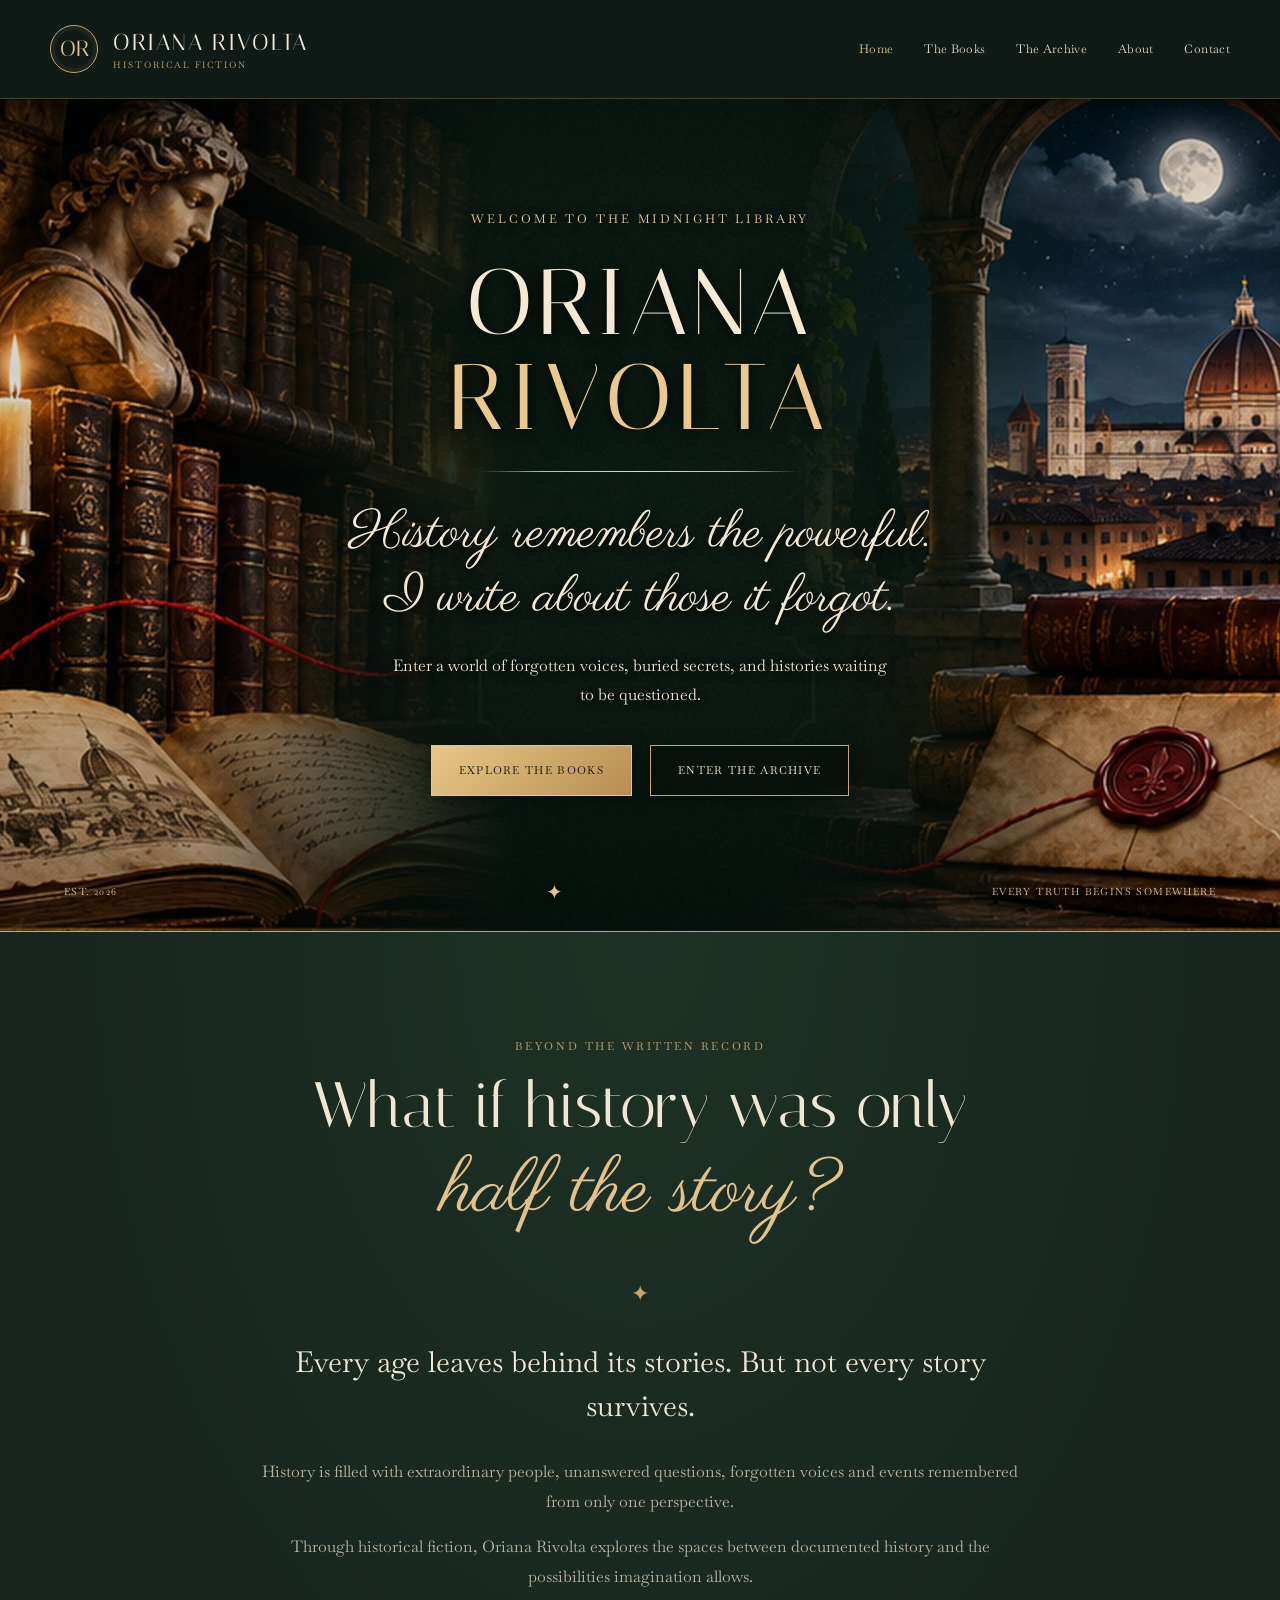
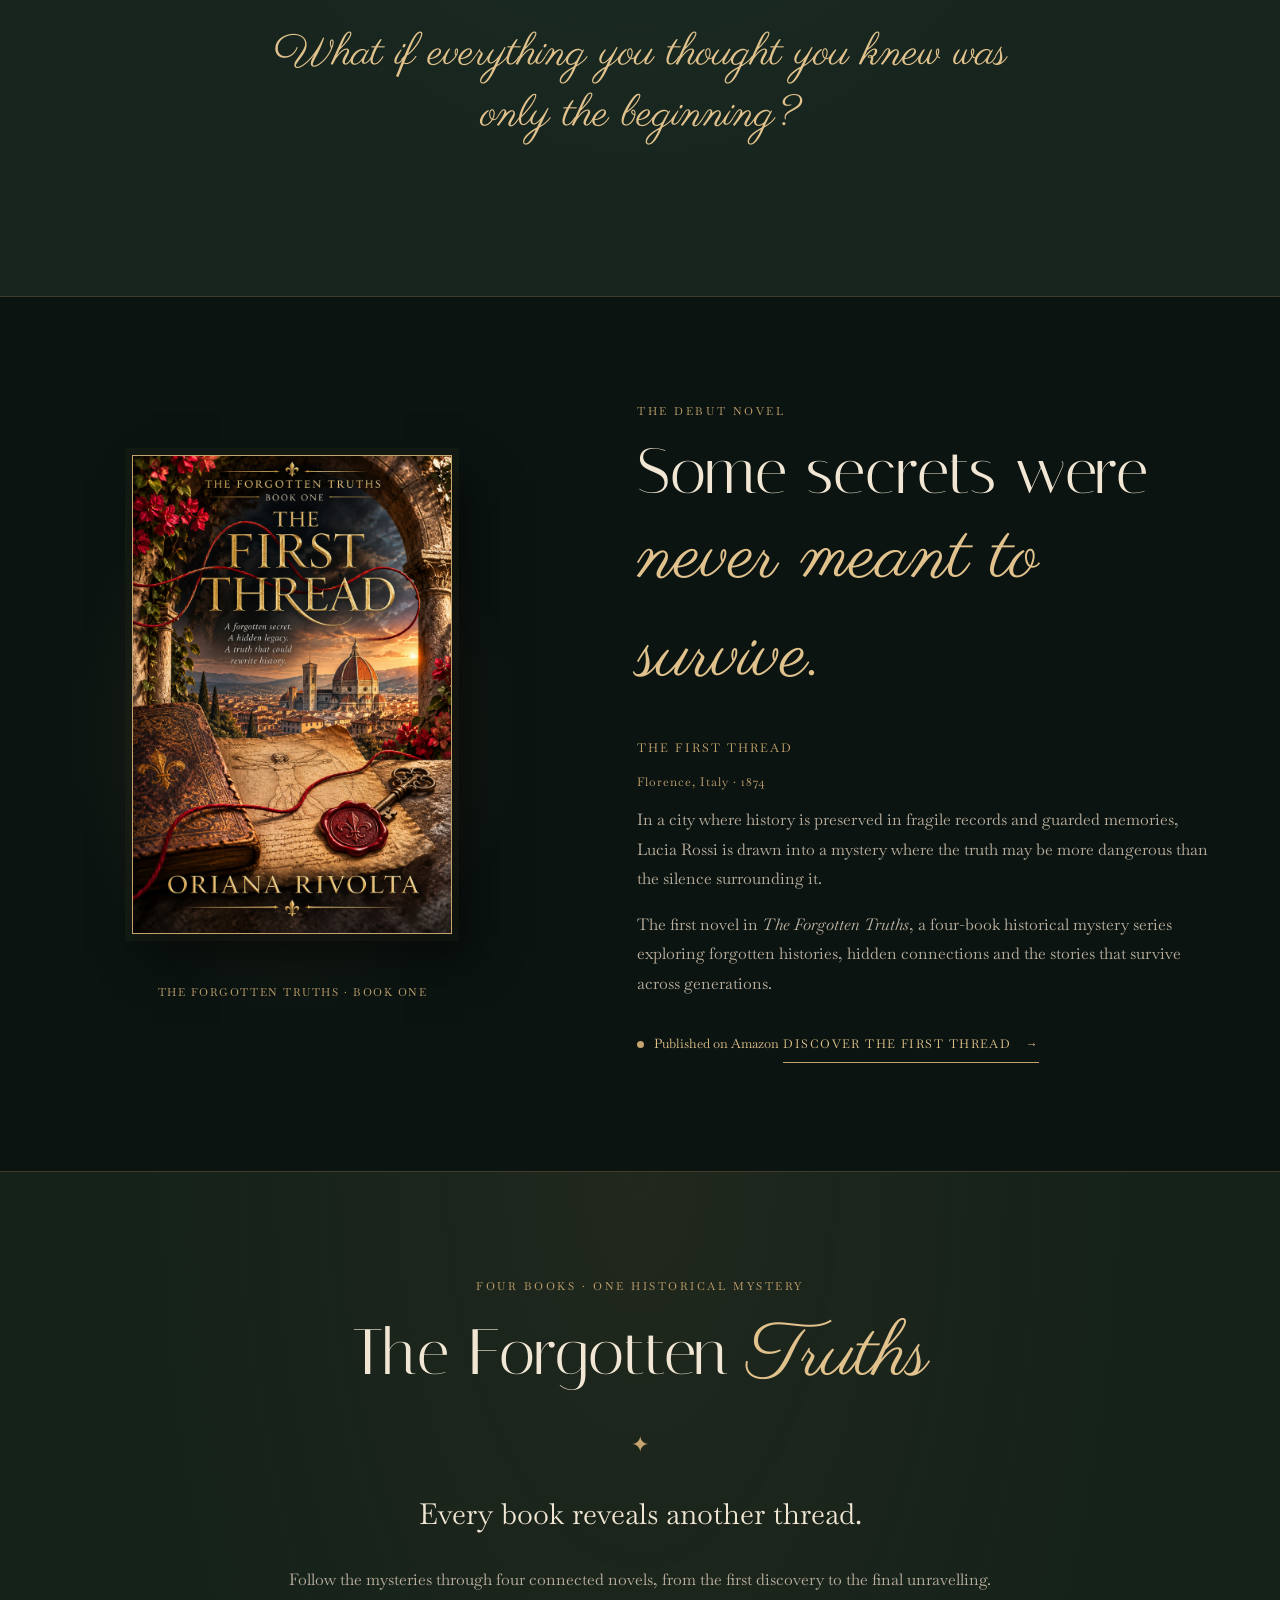
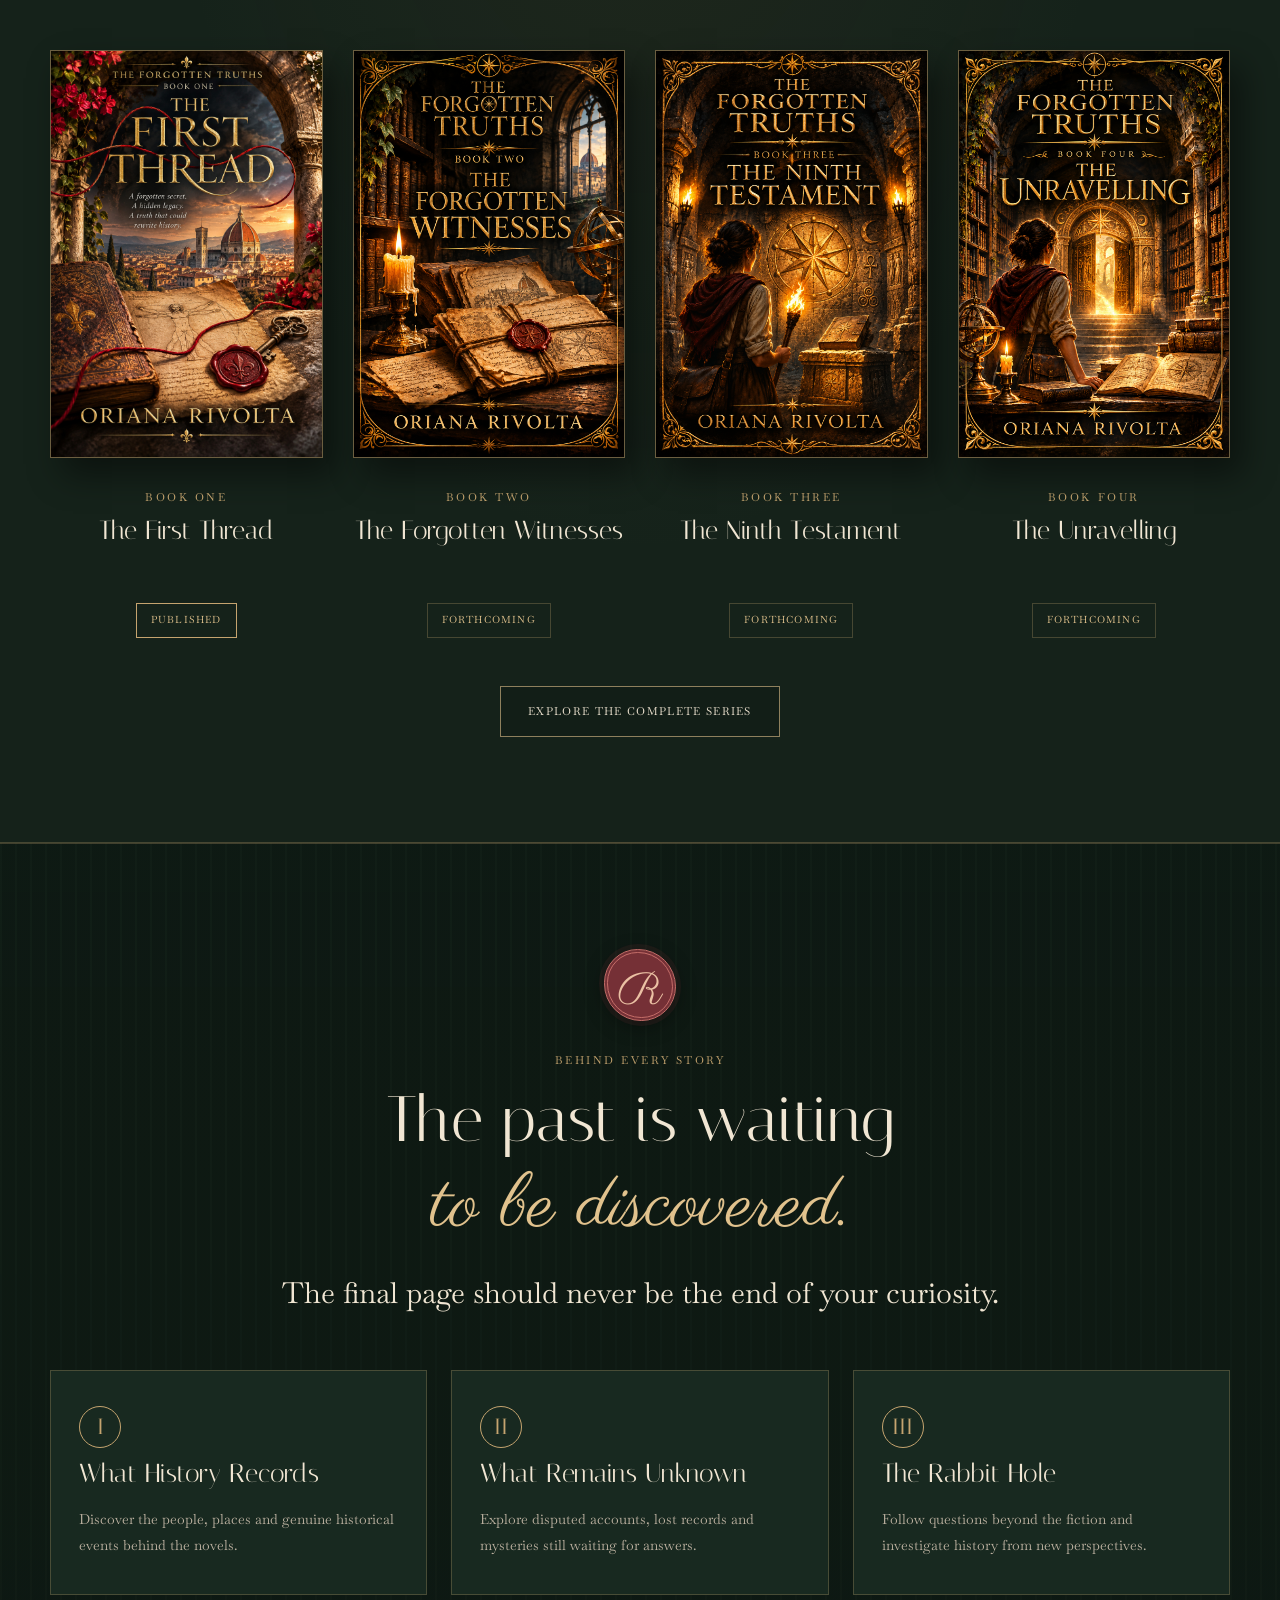
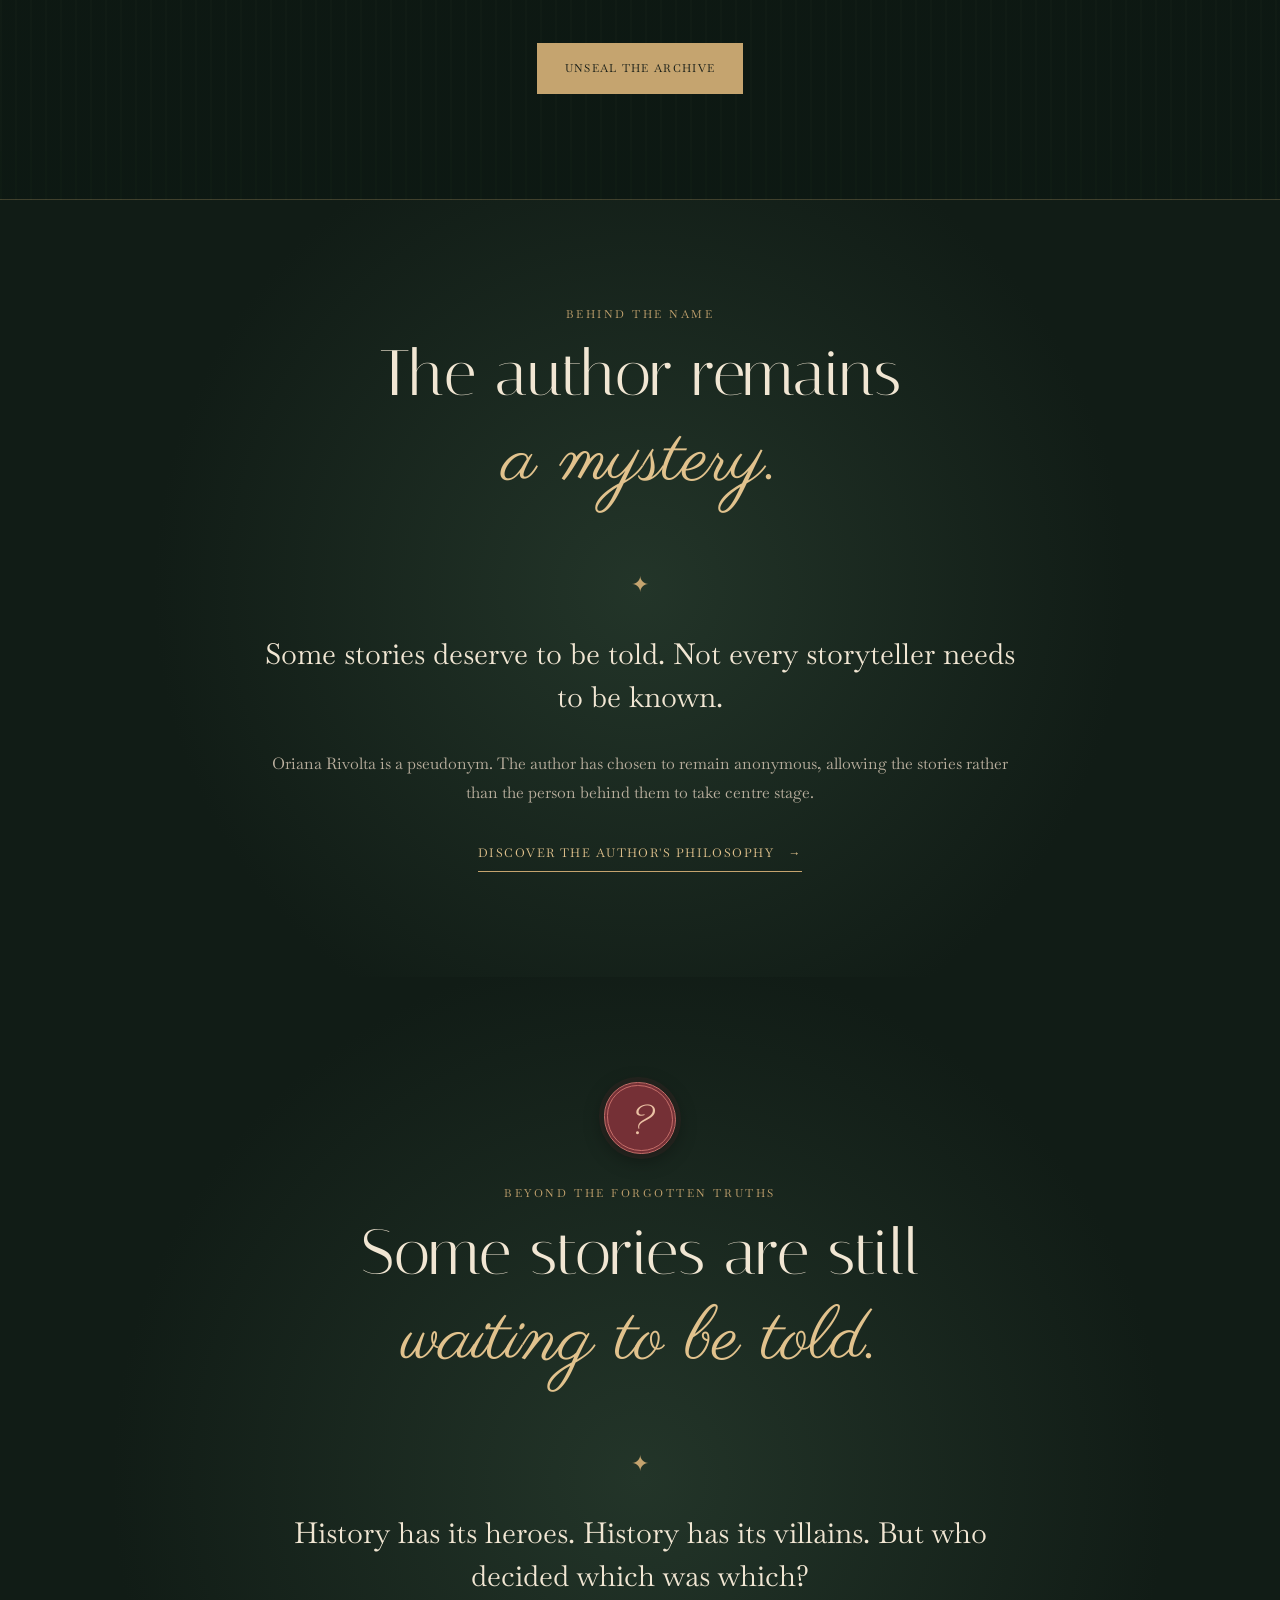
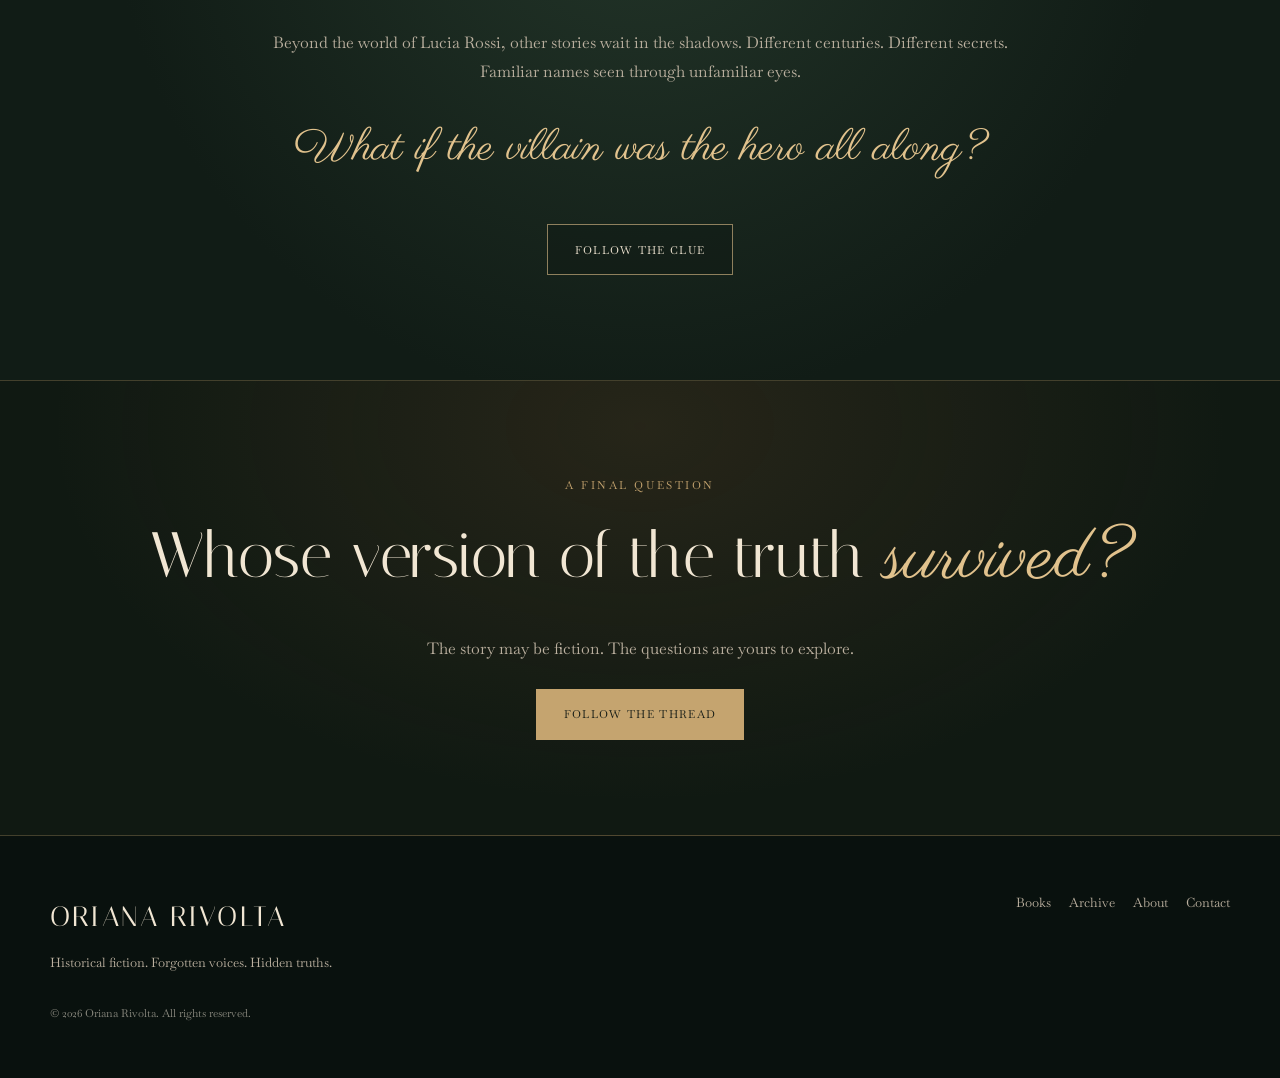
<file: index.html>
<!DOCTYPE html>
<html lang="en">
<head>
  <meta charset="UTF-8">
  <meta name="viewport" content="width=device-width, initial-scale=1">
  <meta name="theme-color" content="#101a17">
  <meta name="description" content="Enter the Midnight Library. Discover the historical mysteries of Oriana Rivolta and The Forgotten Truths series.">
  <title>Oriana Rivolta | The Midnight Library</title>
  <link rel="stylesheet" href="style.css">
</head>

<body>
  <a class="skip-link" href="#main">Skip to content</a>

  <!-- HEADER -->
  <header class="site-header">
    <div class="shell header-inner">
      <a class="brand" href="index.html" aria-label="Oriana Rivolta home">
        <span class="brand-mark">OR</span>
        <span class="brand-name">
          <strong>ORIANA RIVOLTA</strong>
          <small>HISTORICAL FICTION</small>
        </span>
      </a>

      <nav class="desktop-nav" aria-label="Main navigation">
        <a class="active" aria-current="page" href="index.html">Home</a>
        <a href="books.html">The Books</a>
        <a href="archive.html">The Archive</a>
        <a href="about.html">About</a>
        <a href="contact.html">Contact</a>
      </nav>

      <details class="mobile-nav">
        <summary>Menu ☰</summary>
        <nav aria-label="Mobile navigation">
          <a href="index.html">Home</a>
          <a href="books.html">The Books</a>
          <a href="archive.html">The Archive</a>
          <a href="about.html">About</a>
          <a href="contact.html">Contact</a>
        </nav>
      </details>
    </div>
  </header>

  <main id="main">

    <!-- MIDNIGHT LIBRARY HERO -->
    <section class="hero">
      <div class="hero-scene" aria-hidden="true">
        <div class="library-shelves shelves-left"></div>
        <div class="library-shelves shelves-right"></div>
        <div class="window-arch">
          <div class="night-moon"></div>
          <div class="city-silhouette"></div>
        </div>
        <div class="scene-candle candle-one"></div>
        <div class="scene-candle candle-two"></div>
      </div>

      <svg class="thread-decoration"
           viewBox="0 0 1000 600"
           preserveAspectRatio="none"
           aria-hidden="true">
        <path d="M-20 490 C160 430 200 540 360 475 S610 375 730 450 S920 540 1030 390"/>
      </svg>

      <div class="shell hero-content">
        <p class="eyebrow">WELCOME TO THE MIDNIGHT LIBRARY</p>

        <h1>ORIANA <em>RIVOLTA</em></h1>

        <div class="gold-rule"></div>

        <p class="hero-tagline">
          History remembers the powerful.<br>
          I write about those it forgot.
        </p>

        <p class="hero-description">
          Enter a world of forgotten voices, buried secrets,
          and histories waiting to be questioned.
        </p>

        <div class="button-row">
          <a class="button button-gold" href="books.html">
            Explore the Books
          </a>
          <a class="button button-outline" href="archive.html">
            Enter the Archive
          </a>
        </div>
      </div>

      <div class="hero-bottom">
        <span>EST. 2026</span>
        <span class="hero-ornament">✦</span>
        <span>EVERY TRUTH BEGINS SOMEWHERE</span>
      </div>
    </section>

    <!-- INTRODUCTION -->
    <section class="section intro-section">
      <div class="shell narrow center">
        <p class="eyebrow">BEYOND THE WRITTEN RECORD</p>

        <h2>
          What if history was only
          <em>half the story?</em>
        </h2>

        <div class="ornament-divider">✦</div>

        <p class="lead">
          Every age leaves behind its stories.
          But not every story survives.
        </p>

        <p>
          History is filled with extraordinary people,
          unanswered questions, forgotten voices and
          events remembered from only one perspective.
        </p>

        <p>
          Through historical fiction, Oriana Rivolta
          explores the spaces between documented history
          and the possibilities imagination allows.
        </p>

        <p class="intro-question">
          What if everything you thought you knew
          was only the beginning?
        </p>
      </div>
    </section>

    <!-- FEATURED BOOK -->
    <section class="section feature-section">
      <div class="shell feature-grid">

        <div class="feature-art">
          <a href="books.html#first-thread"
             class="featured-cover-link"
             aria-label="Discover The First Thread">
            <img
              src="images/first.jpg"
              alt="The First Thread by Oriana Rivolta — official book cover"
              class="featured-book-cover"
              width="400"
              height="600"
              fetchpriority="high">
          </a>
          <p class="art-caption">
            THE FORGOTTEN TRUTHS · BOOK ONE
          </p>
        </div>

        <div class="feature-copy">
          <p class="eyebrow">THE DEBUT NOVEL</p>

          <h2>
            Some secrets were
            <em>never meant to survive.</em>
          </h2>

          <p class="feature-subtitle">THE FIRST THREAD</p>
          <p class="book-meta">Florence, Italy · 1874</p>

          <p>
            In a city where history is preserved in
            fragile records and guarded memories,
            Lucia Rossi is drawn into a mystery
            where the truth may be more dangerous
            than the silence surrounding it.
          </p>

          <p>
            The first novel in <em>The Forgotten Truths</em>,
            a four-book historical mystery series
            exploring forgotten histories, hidden
            connections and the stories that survive
            across generations.
          </p>

          <div class="book-availability">
            <span class="availability-dot"></span>
            Published on Amazon
          </div>

          <a class="text-link" href="books.html#first-thread">
            Discover The First Thread
            <span aria-hidden="true">→</span>
          </a>
        </div>

      </div>
    </section>

    <!-- FULL FOUR BOOK SERIES -->
    <section class="section series-showcase" id="series">
      <div class="shell">

        <div class="center section-heading narrow">
          <p class="eyebrow">FOUR BOOKS · ONE HISTORICAL MYSTERY</p>

          <h2>
            The Forgotten
            <em>Truths</em>
          </h2>

          <div class="ornament-divider">✦</div>

          <p class="lead">
            Every book reveals another thread.
          </p>

          <p>
            Follow the mysteries through four connected novels,
            from the first discovery to the final unravelling.
          </p>
        </div>

        <div class="series-cover-grid">

          <!-- BOOK ONE -->
          <article class="series-cover-card">
            <a href="books.html#first-thread" class="cover-link">
              <img
                src="images/first.jpg"
                alt="The First Thread book cover"
                loading="lazy"
                width="400"
                height="600">
            </a>

            <p class="eyebrow">BOOK ONE</p>
            <h3>The First Thread</h3>
            <span class="status-label status-published">
              Published
            </span>
          </article>

          <!-- BOOK TWO -->
          <article class="series-cover-card">
            <a href="books.html#forgotten-witnesses" class="cover-link">
              <img
                src="images/witness.png"
                alt="The Forgotten Witnesses book cover concept"
                loading="lazy"
                width="400"
                height="600">
            </a>

            <p class="eyebrow">BOOK TWO</p>
            <h3>The Forgotten Witnesses</h3>
            <span class="status-label">Forthcoming</span>
          </article>

          <!-- BOOK THREE -->
          <article class="series-cover-card">
            <a href="books.html#ninth-testament" class="cover-link">
              <img
                src="images/ninth.png"
                alt="The Ninth Testament book cover concept"
                loading="lazy"
                width="400"
                height="600">
            </a>

            <p class="eyebrow">BOOK THREE</p>
            <h3>The Ninth Testament</h3>
            <span class="status-label">Forthcoming</span>
          </article>

          <!-- BOOK FOUR -->
          <article class="series-cover-card">
            <a href="books.html#unravelling" class="cover-link">
              <img
                src="images/unravel.png"
                alt="The Unravelling book cover concept"
                loading="lazy"
                width="400"
                height="600">
            </a>

            <p class="eyebrow">BOOK FOUR</p>
            <h3>The Unravelling</h3>
            <span class="status-label">Forthcoming</span>
          </article>

        </div>

        <div class="center section-action">
          <a class="button button-outline" href="books.html">
            Explore the Complete Series
          </a>
        </div>

      </div>
    </section>

    <!-- SECRET ARCHIVE -->
    <section class="section archive-preview">
      <div class="shell">

        <div class="center narrow section-heading">
          <div class="wax-seal" aria-hidden="true">R</div>

          <p class="eyebrow">BEHIND EVERY STORY</p>

          <h2>
            The past is waiting
            <em>to be discovered.</em>
          </h2>

          <p class="lead">
            The final page should never be
            the end of your curiosity.
          </p>
        </div>

        <div class="three-grid">

          <article class="info-card">
            <span class="card-icon">I</span>
            <h3>What History Records</h3>
            <p>
              Discover the people, places and
              genuine historical events behind the novels.
            </p>
          </article>

          <article class="info-card">
            <span class="card-icon">II</span>
            <h3>What Remains Unknown</h3>
            <p>
              Explore disputed accounts, lost records
              and mysteries still waiting for answers.
            </p>
          </article>

          <article class="info-card">
            <span class="card-icon">III</span>
            <h3>The Rabbit Hole</h3>
            <p>
              Follow questions beyond the fiction and
              investigate history from new perspectives.
            </p>
          </article>

        </div>

        <div class="center section-action">
          <a class="button button-gold" href="archive.html">
            Unseal the Archive
          </a>
        </div>

      </div>
    </section>

    <!-- ANONYMOUS AUTHOR -->
    <section class="section author-preview">
      <div class="shell narrow center">

        <p class="eyebrow">BEHIND THE NAME</p>

        <h2>
          The author remains
          <em>a mystery.</em>
        </h2>

        <div class="ornament-divider">✦</div>

        <p class="lead">
          Some stories deserve to be told.
          Not every storyteller needs to be known.
        </p>

        <p>
          Oriana Rivolta is a pseudonym.
          The author has chosen to remain anonymous,
          allowing the stories rather than the person
          behind them to take centre stage.
        </p>

        <a class="text-link" href="about.html">
          Discover the Author's Philosophy
          <span aria-hidden="true">→</span>
        </a>

      </div>
    </section>


<!-- WHISPERS OF FUTURE BOOKS -->
<section class="section author-preview" id="future-stories">
  <div class="shell narrow center">

    <div class="wax-seal" aria-hidden="true">?</div>

    <p class="eyebrow">
      BEYOND THE FORGOTTEN TRUTHS
    </p>

    <h2>
      Some stories are still
      <em>waiting to be told.</em>
    </h2>

    <div class="ornament-divider">✦</div>

    <p class="lead">
      History has its heroes.
      History has its villains.
      But who decided which was which?
    </p>

    <p>
      Beyond the world of Lucia Rossi,
      other stories wait in the shadows.
      Different centuries. Different secrets.
      Familiar names seen through unfamiliar eyes.
    </p>

    <p class="intro-question">
      What if the villain was the hero
      all along?
    </p>

    <div class="button-row"
         style="justify-content:center">

      <a class="button button-outline"
         href="rabbit-hole.html#file-003">
        Follow the Clue
      </a>

    </div>

  </div>
</section>

    
    
    <!-- CLOSING -->
    <section class="closing-banner">
      <div class="shell center">
        <p class="eyebrow">A FINAL QUESTION</p>

        <h2>
          Whose version of the truth
          <em>survived?</em>
        </h2>

        <p>
          The story may be fiction.
          The questions are yours to explore.
        </p>

        <a class="button button-gold" href="archive.html">
          Follow the Thread
        </a>
      </div>
    </section>

  </main>

  <!-- FOOTER -->
  <footer class="site-footer">
    <div class="shell footer-inner">
      <div>
        <strong>ORIANA RIVOLTA</strong>
        <p>Historical fiction. Forgotten voices. Hidden truths.</p>
      </div>

      <nav aria-label="Footer navigation">
        <a href="books.html">Books</a>
        <a href="archive.html">Archive</a>
        <a href="about.html">About</a>
        <a href="contact.html">Contact</a>
      </nav>

      <small>© 2026 Oriana Rivolta. All rights reserved.</small>
    </div>
  </footer>

</body>
</html>
</file>
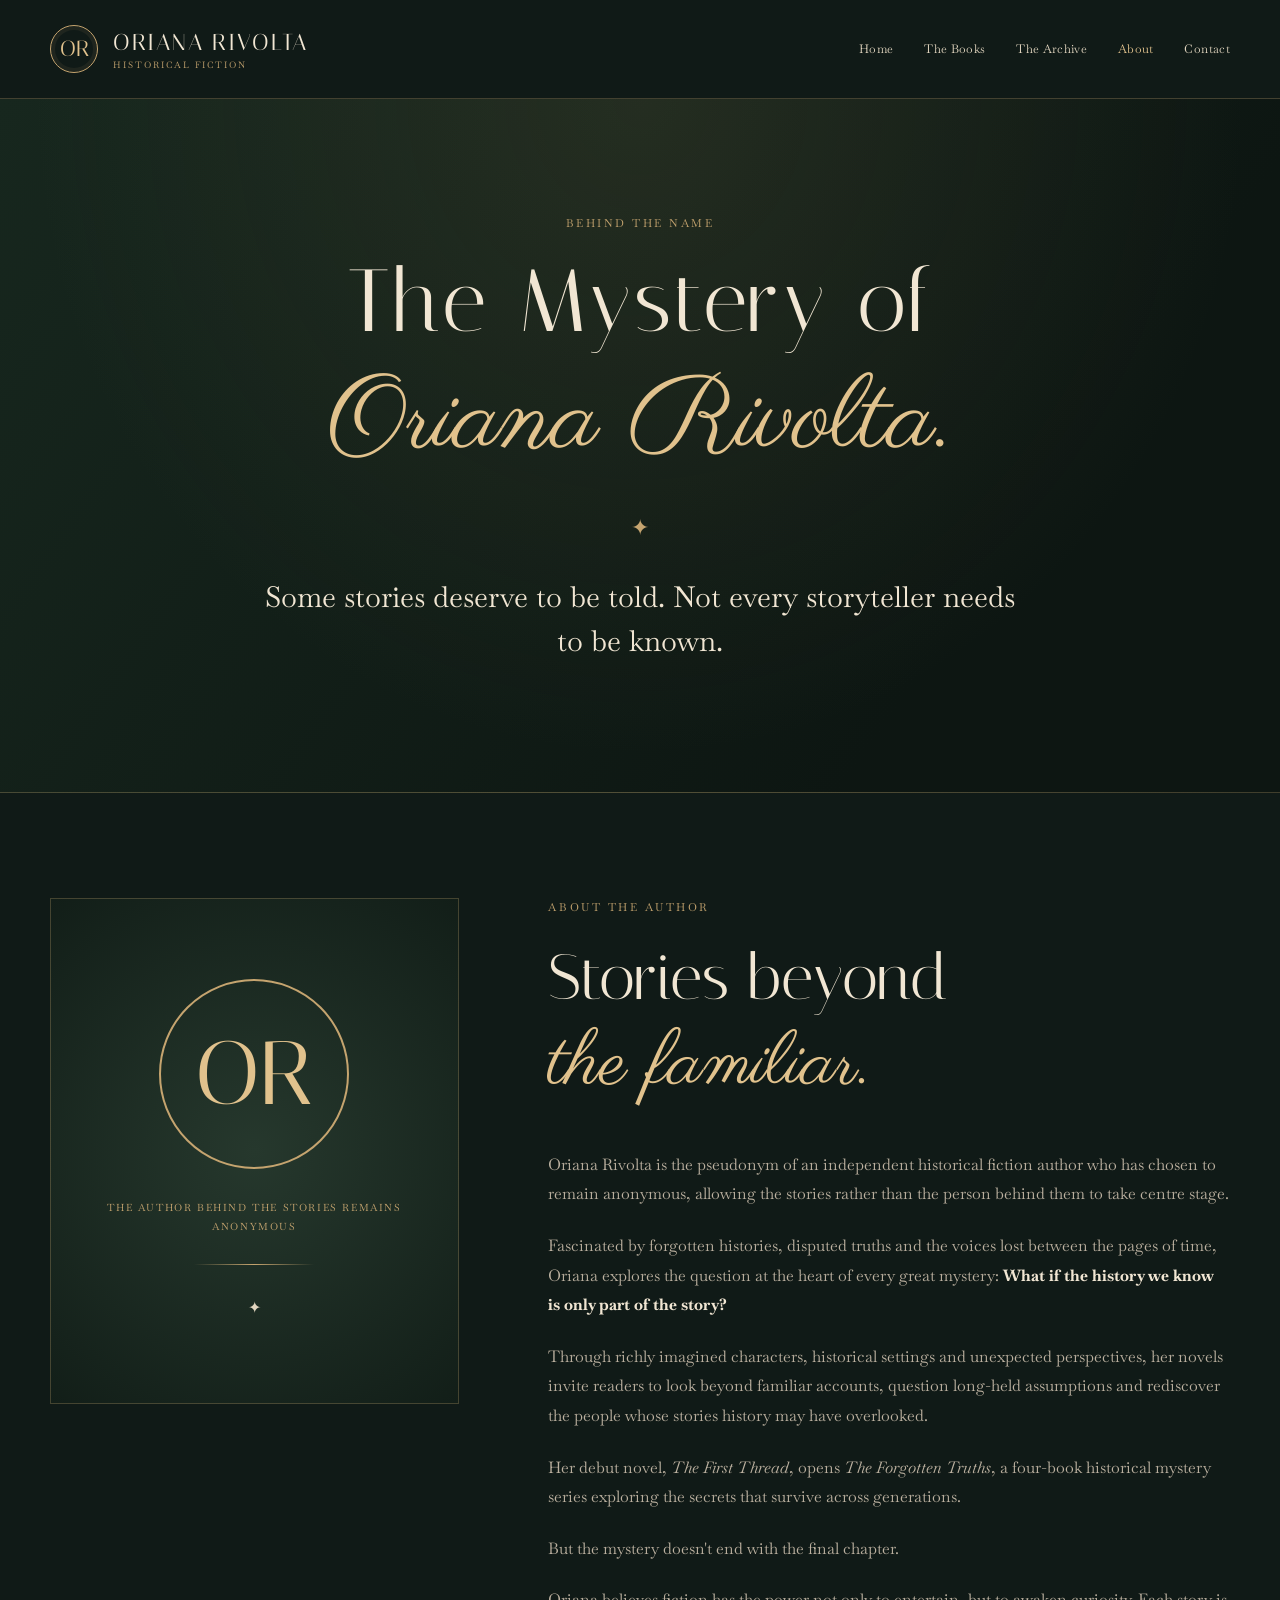
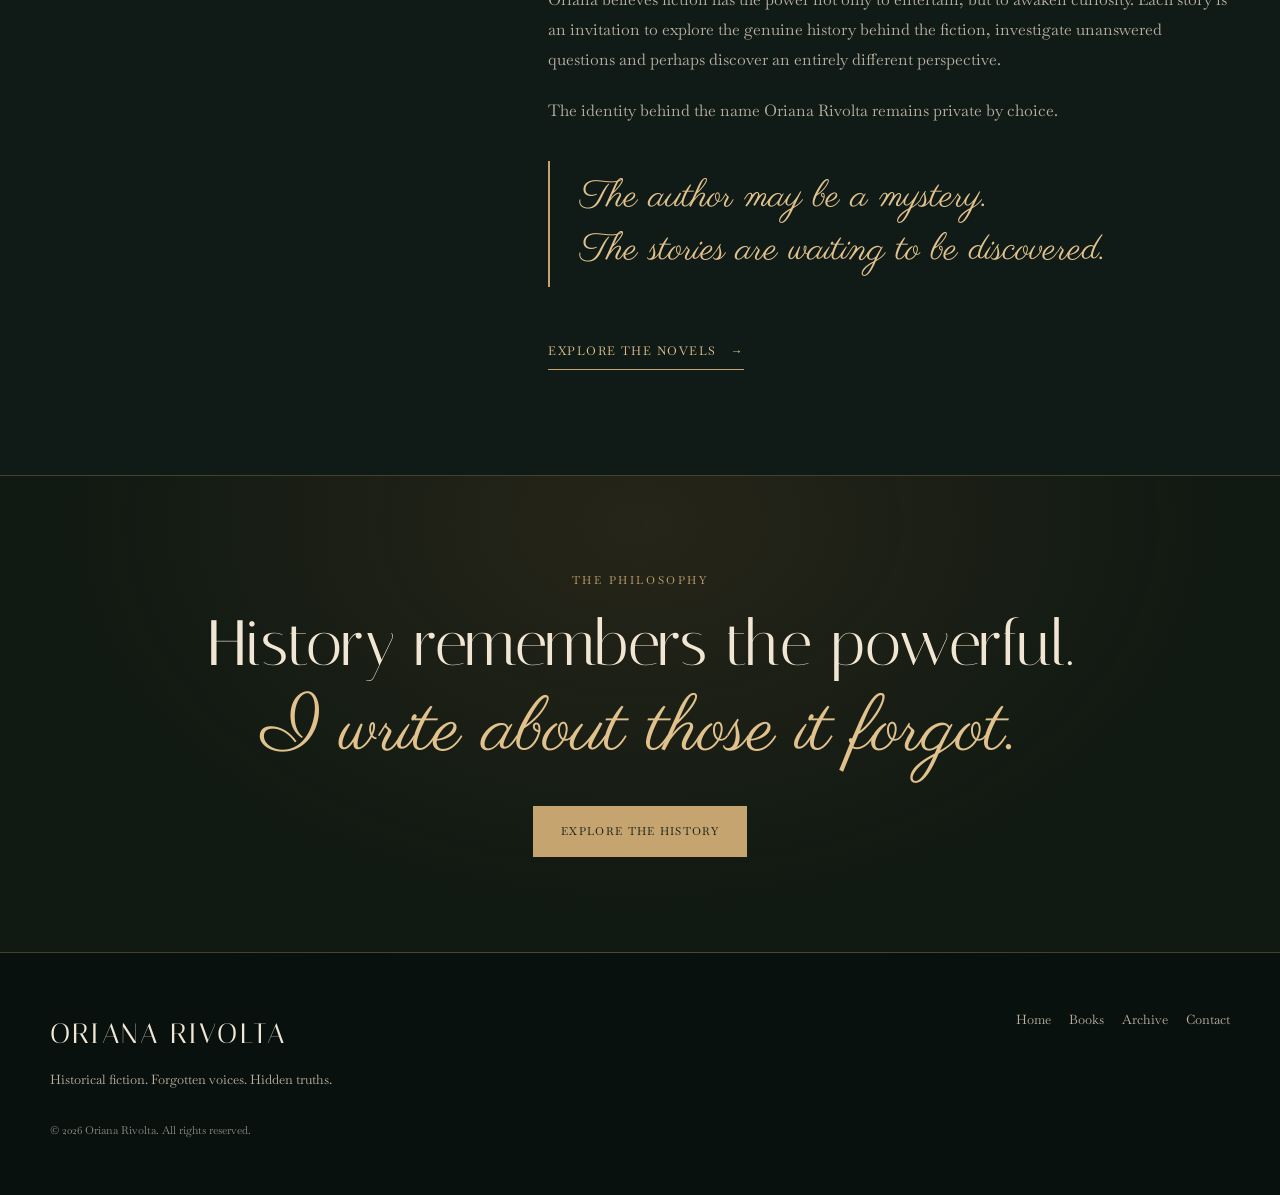
<file: about.html>
<!DOCTYPE html>
<html lang="en">
<head>
  <meta charset="UTF-8">
  <meta name="viewport" content="width=device-width, initial-scale=1">
  <meta name="theme-color" content="#101a17">
  <meta name="description" content="Discover the mystery behind Oriana Rivolta, the anonymous historical fiction author of The Forgotten Truths.">
  <title>About the Author | Oriana Rivolta</title>
  <link rel="stylesheet" href="style.css">
</head>
<body>
  <a class="skip-link" href="#main">Skip to content</a>

  <header class="site-header">
    <div class="shell header-inner">
      <a class="brand" href="index.html">
        <span class="brand-mark">OR</span>
        <span class="brand-name"><strong>ORIANA RIVOLTA</strong><small>HISTORICAL FICTION</small></span>
      </a>
      <nav class="desktop-nav" aria-label="Main navigation">
        <a href="index.html">Home</a>
        <a href="books.html">The Books</a>
        <a href="archive.html">The Archive</a>
        <a class="active" aria-current="page" href="about.html">About</a>
        <a href="contact.html">Contact</a>
      </nav>
      <details class="mobile-nav">
        <summary>Menu ☰</summary>
        <nav aria-label="Mobile navigation">
          <a href="index.html">Home</a>
          <a href="books.html">The Books</a>
          <a href="archive.html">The Archive</a>
          <a href="about.html">About</a>
          <a href="contact.html">Contact</a>
        </nav>
      </details>
    </div>
  </header>

  <main id="main">
    <section class="page-hero">
      <div class="shell center narrow">
        <p class="eyebrow">BEHIND THE NAME</p>
        <h1>The Mystery of <em>Oriana Rivolta.</em></h1>
        <div class="ornament-divider">✦</div>
        <p class="lead">Some stories deserve to be told. Not every storyteller needs to be known.</p>
      </div>
    </section>

    <section class="section">
      <div class="shell about-layout">
        <aside class="about-emblem">
          <div class="large-monogram">OR</div>
          <p>THE AUTHOR BEHIND THE STORIES REMAINS ANONYMOUS</p>
          <div class="gold-rule"></div>
          <span>✦</span>
        </aside>

        <article class="about-writing">
          <p class="eyebrow">ABOUT THE AUTHOR</p>
          <h2>Stories beyond <em>the familiar.</em></h2>

          <p>
            Oriana Rivolta is the pseudonym of an independent
            historical fiction author who has chosen to remain
            anonymous, allowing the stories rather than the person
            behind them to take centre stage.
          </p>

          <p>
            Fascinated by forgotten histories, disputed truths and
            the voices lost between the pages of time, Oriana explores
            the question at the heart of every great mystery:
            <strong>What if the history we know is only part of the story?</strong>
          </p>

          <p>
            Through richly imagined characters, historical settings
            and unexpected perspectives, her novels invite readers
            to look beyond familiar accounts, question long-held
            assumptions and rediscover the people whose stories
            history may have overlooked.
          </p>

          <p>
            Her debut novel, <em>The First Thread</em>, opens
            <em>The Forgotten Truths</em>, a four-book historical mystery
            series exploring the secrets that survive across generations.
          </p>

          <p>
            But the mystery doesn't end with the final chapter.
          </p>

          <p>
            Oriana believes fiction has the power not only to
            entertain, but to awaken curiosity. Each story is an
            invitation to explore the genuine history behind the
            fiction, investigate unanswered questions and perhaps
            discover an entirely different perspective.
          </p>

          <p>
            The identity behind the name Oriana Rivolta remains
            private by choice.
          </p>

          <blockquote class="literary-quote">
            The author may be a mystery.<br>
            The stories are waiting to be discovered.
          </blockquote>

          <a class="text-link" href="books.html">Explore the Novels <span>→</span></a>
        </article>
      </div>
    </section>

    <section class="closing-banner">
      <div class="shell center">
        <p class="eyebrow">THE PHILOSOPHY</p>
        <h2>History remembers the powerful.<br><em>I write about those it forgot.</em></h2>
        <a class="button button-gold" href="archive.html">Explore the History</a>
      </div>
    </section>
  </main>

  <footer class="site-footer">
    <div class="shell footer-inner">
      <div><strong>ORIANA RIVOLTA</strong><p>Historical fiction. Forgotten voices. Hidden truths.</p></div>
      <nav aria-label="Footer navigation">
        <a href="index.html">Home</a><a href="books.html">Books</a><a href="archive.html">Archive</a><a href="contact.html">Contact</a>
      </nav>
      <small>© 2026 Oriana Rivolta. All rights reserved.</small>
    </div>
  </footer>
</body>
</html>
</file>
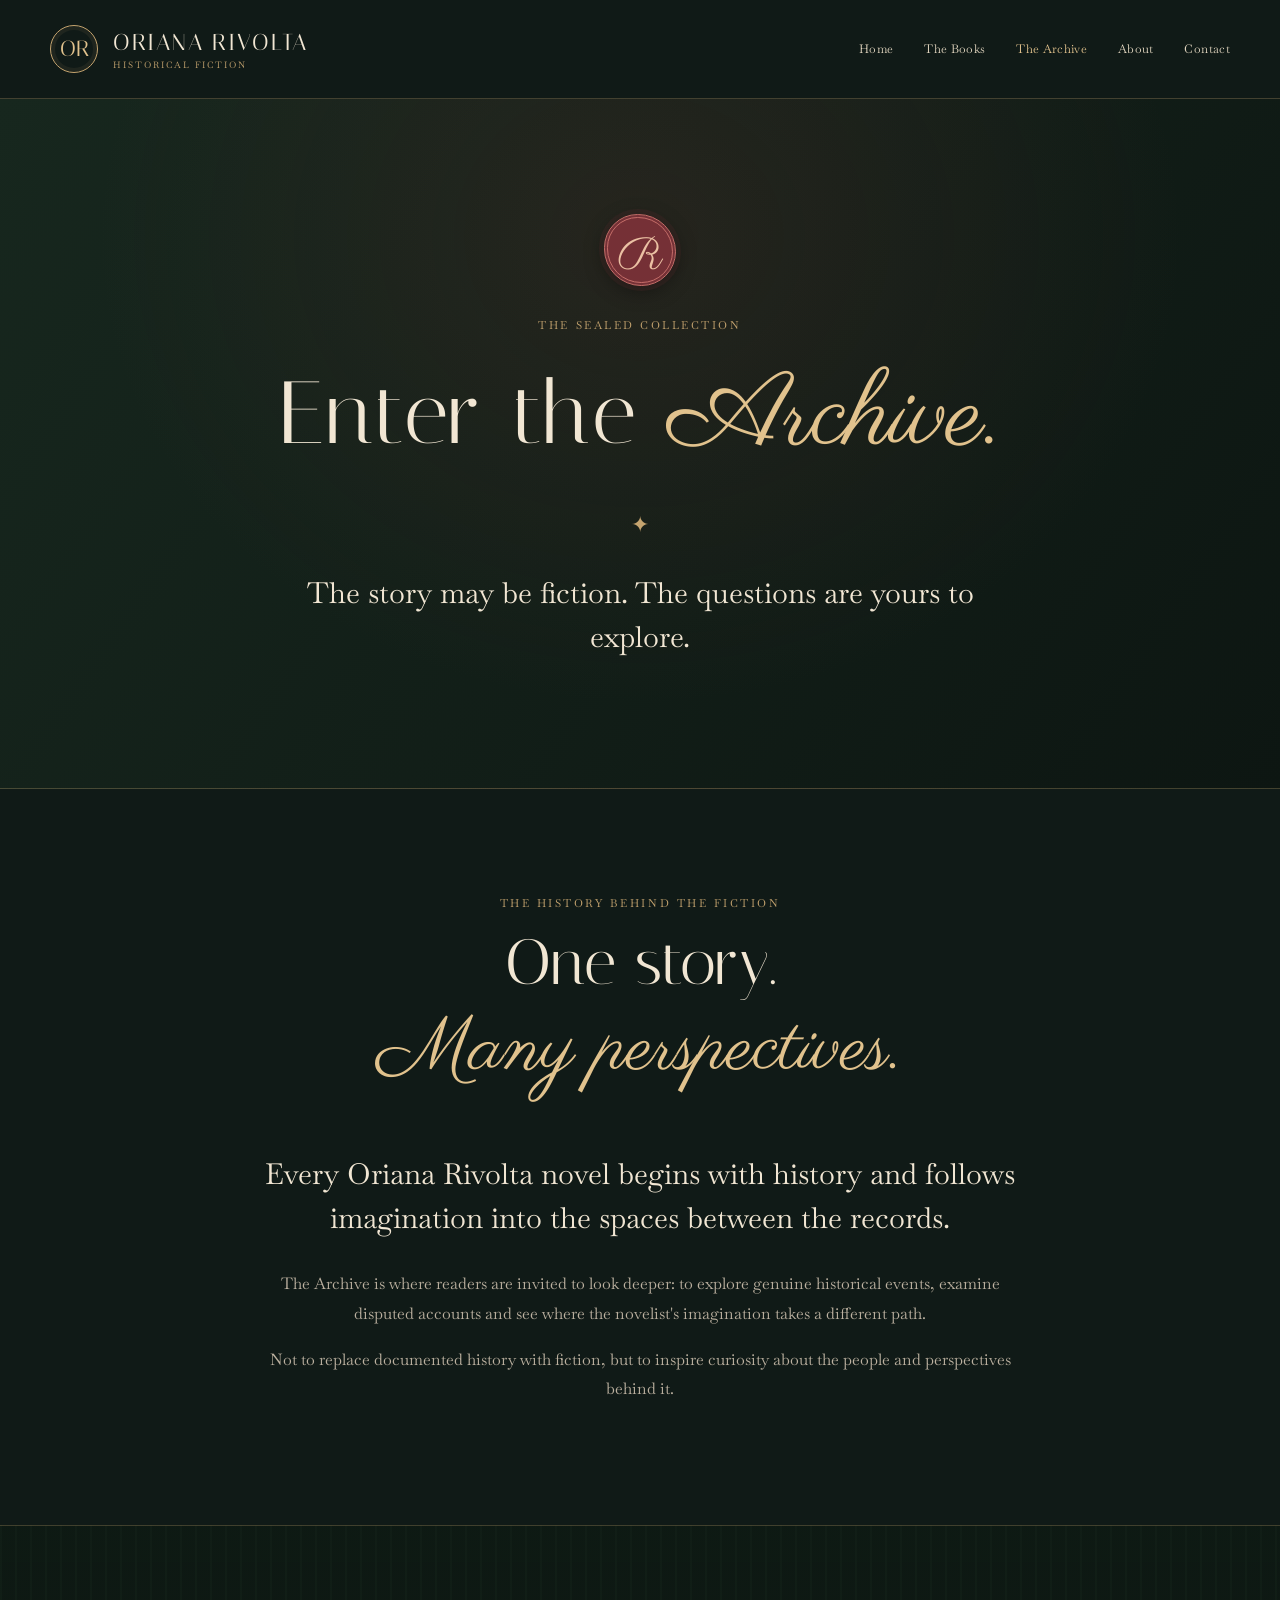
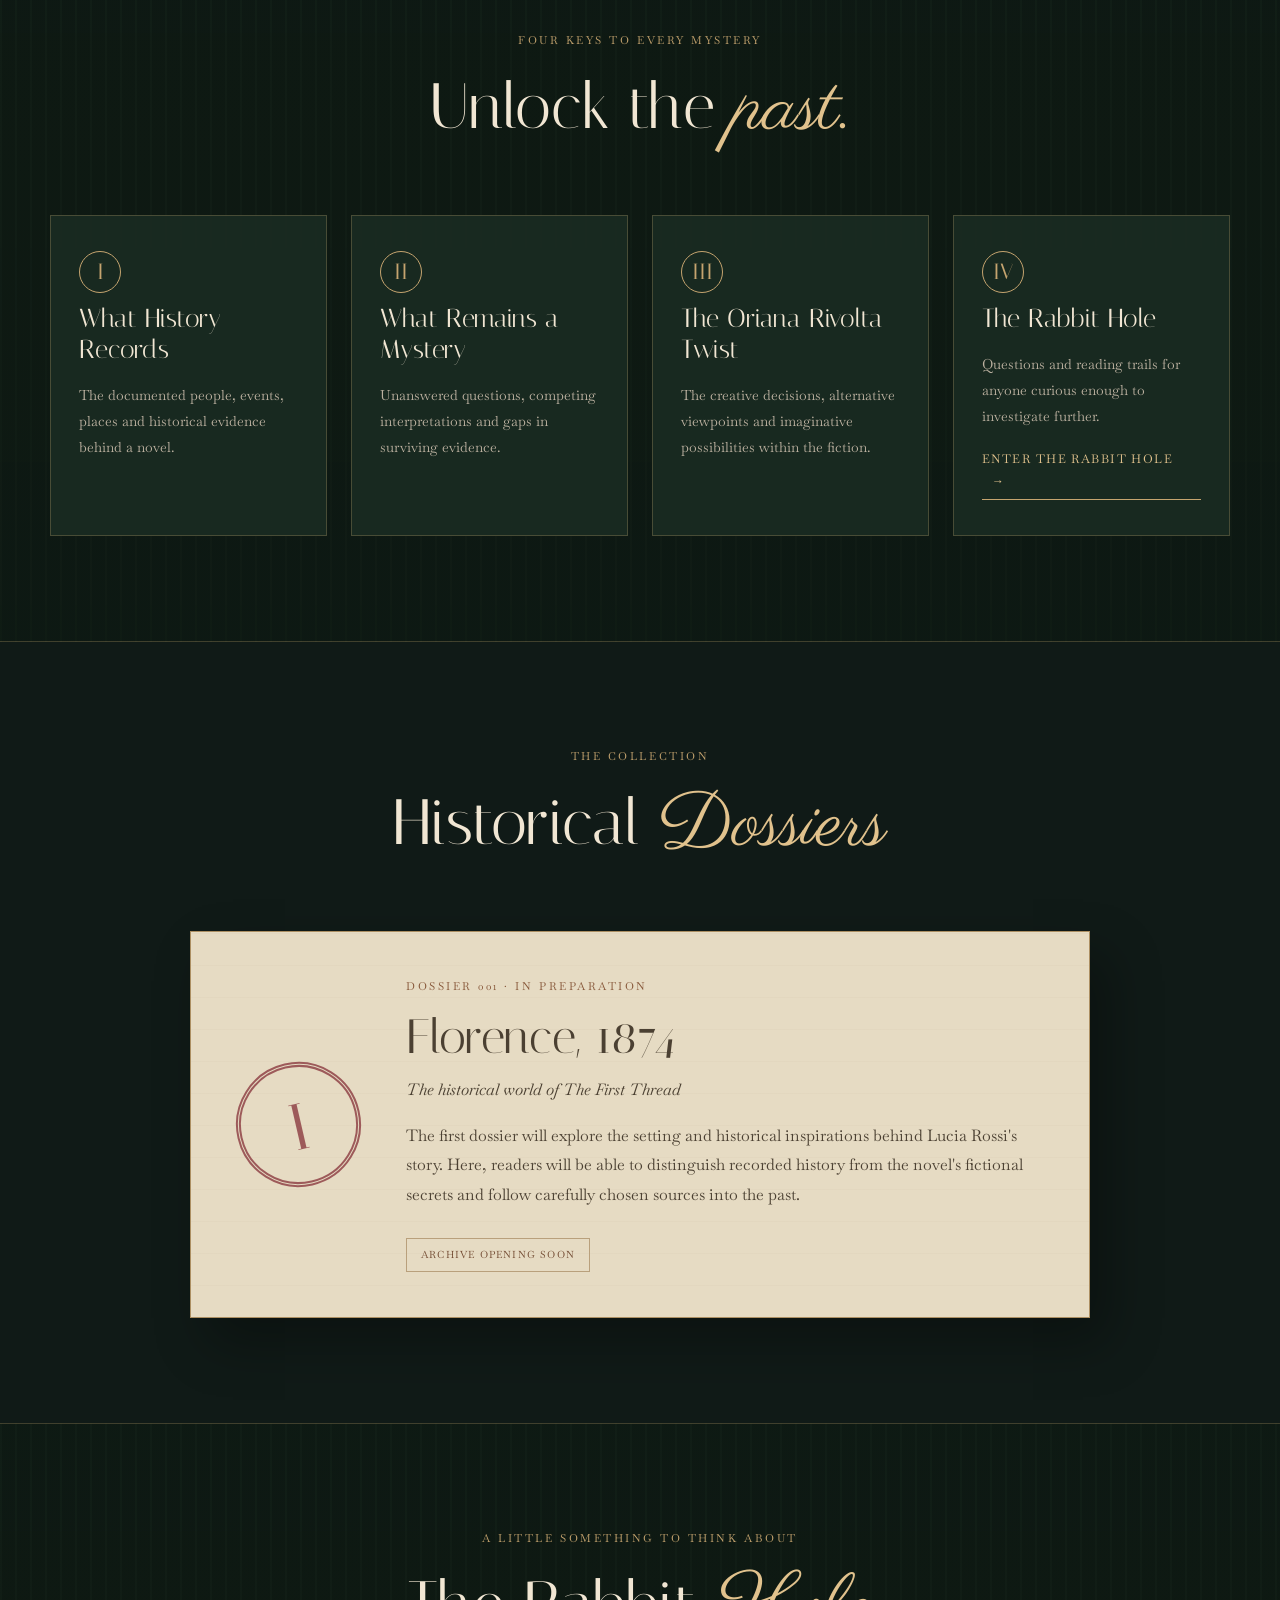
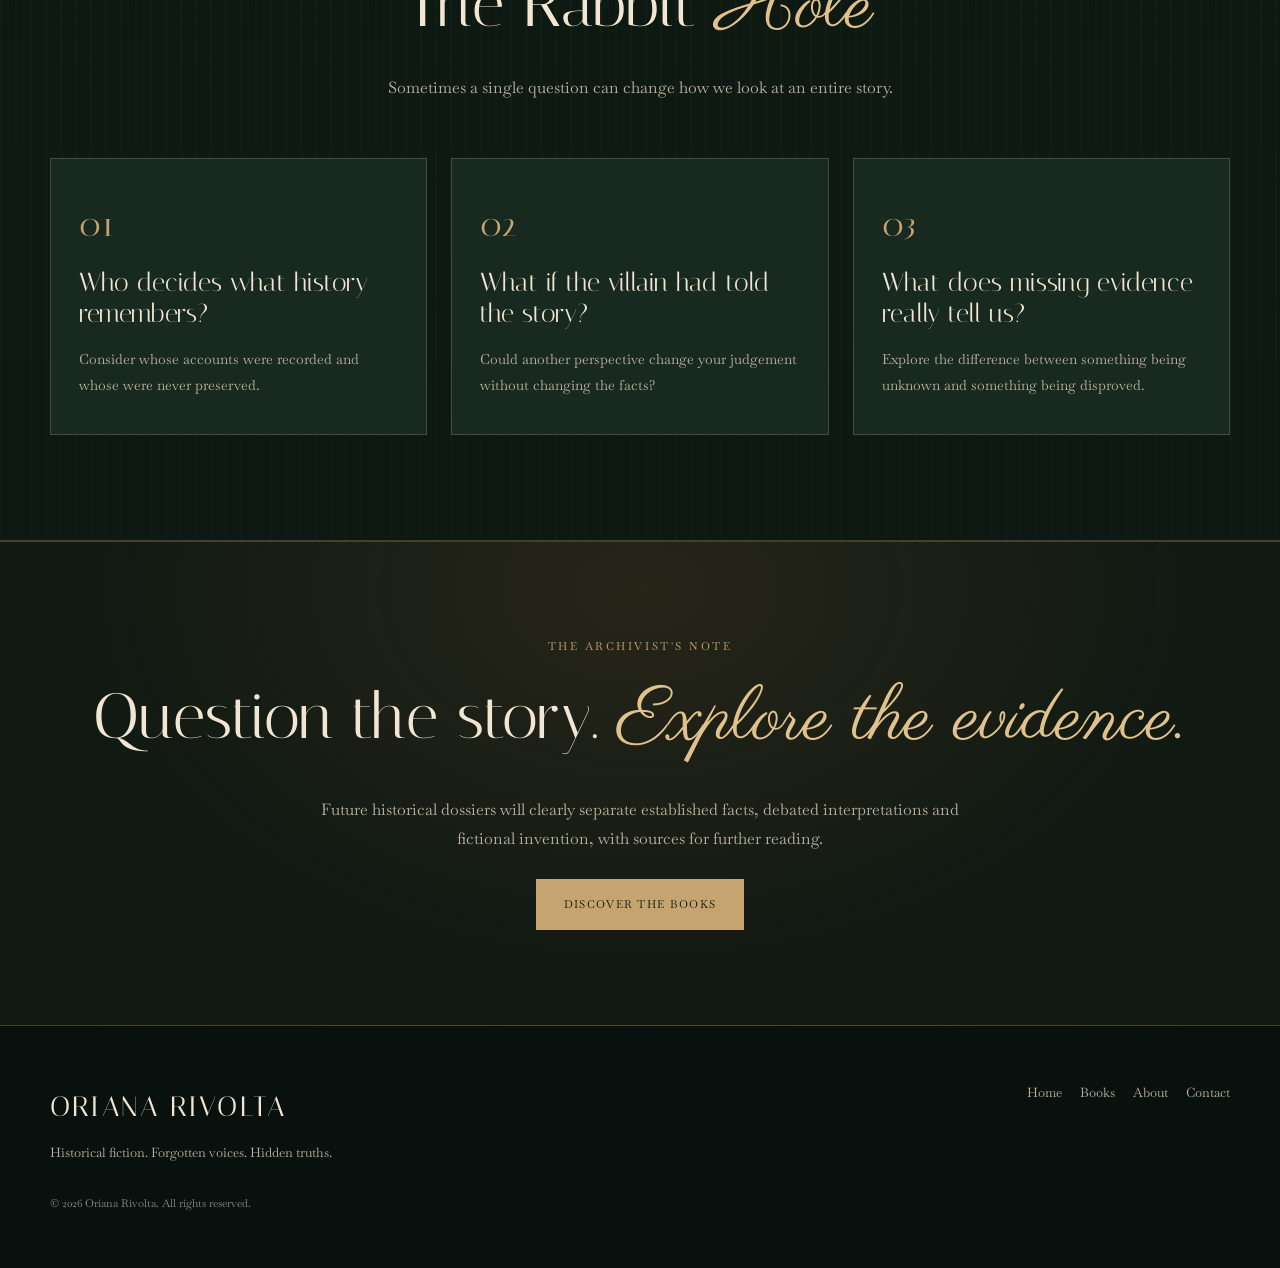
<file: archive.html>
<!DOCTYPE html>
<html lang="en">
<head>
  <meta charset="UTF-8">
  <meta name="viewport" content="width=device-width, initial-scale=1">
  <meta name="theme-color" content="#101a17">
  <meta name="description" content="Enter the historical archive of Oriana Rivolta. Explore the real history, mysteries and questions behind the fiction.">
  <title>The Archive | Oriana Rivolta</title>
  <link rel="stylesheet" href="style.css">
</head>
<body>
  <a class="skip-link" href="#main">Skip to content</a>

  <header class="site-header">
    <div class="shell header-inner">
      <a class="brand" href="index.html">
        <span class="brand-mark">OR</span>
        <span class="brand-name"><strong>ORIANA RIVOLTA</strong><small>HISTORICAL FICTION</small></span>
      </a>
      <nav class="desktop-nav" aria-label="Main navigation">
        <a href="index.html">Home</a>
        <a href="books.html">The Books</a>
        <a class="active" aria-current="page" href="archive.html">The Archive</a>
        <a href="about.html">About</a>
        <a href="contact.html">Contact</a>
      </nav>
      <details class="mobile-nav">
        <summary>Menu ☰</summary>
        <nav aria-label="Mobile navigation">
          <a href="index.html">Home</a>
          <a href="books.html">The Books</a>
          <a href="archive.html">The Archive</a>
          <a href="about.html">About</a>
          <a href="contact.html">Contact</a>
        </nav>
      </details>
    </div>
  </header>

  <main id="main">
    <section class="page-hero page-hero-archive">
      <div class="shell center narrow">
        <div class="wax-seal" aria-hidden="true">R</div>
        <p class="eyebrow">THE SEALED COLLECTION</p>
        <h1>Enter the <em>Archive.</em></h1>
        <div class="ornament-divider">✦</div>
        <p class="lead">The story may be fiction. The questions are yours to explore.</p>
      </div>
    </section>

    <section class="section">
      <div class="shell narrow center">
        <p class="eyebrow">THE HISTORY BEHIND THE FICTION</p>
        <h2>One story. <em>Many perspectives.</em></h2>
        <p class="lead">
          Every Oriana Rivolta novel begins with history and
          follows imagination into the spaces between the records.
        </p>
        <p>
          The Archive is where readers are invited to look deeper:
          to explore genuine historical events, examine disputed
          accounts and see where the novelist's imagination
          takes a different path.
        </p>
        <p>
          Not to replace documented history with fiction,
          but to inspire curiosity about the people and
          perspectives behind it.
        </p>
      </div>
    </section>

    <section class="section archive-preview" id="method">
      <div class="shell">
        <div class="center section-heading">
          <p class="eyebrow">FOUR KEYS TO EVERY MYSTERY</p>
          <h2>Unlock the <em>past.</em></h2>
        </div>

        <div class="four-grid">
          <article class="info-card">
            <span class="card-icon">I</span>
            <h3>What History Records</h3>
            <p>The documented people, events, places and historical evidence behind a novel.</p>
          </article>
          <article class="info-card">
            <span class="card-icon">II</span>
            <h3>What Remains a Mystery</h3>
            <p>Unanswered questions, competing interpretations and gaps in surviving evidence.</p>
          </article>
          <article class="info-card">
            <span class="card-icon">III</span>
            <h3>The Oriana Rivolta Twist</h3>
            <p>The creative decisions, alternative viewpoints and imaginative possibilities within the fiction.</p>
          </article>
          <article class="info-card">
            <span class="card-icon">IV</span>
            <h3>The Rabbit Hole</h3>
            
<p>
  Questions and reading trails for anyone
  curious enough to investigate further.
</p>

<a class="text-link" href="rabbit-hole.html">
  Enter the Rabbit Hole
  <span aria-hidden="true">→</span>
</a>

          </article>
        </div>
      </div>
    </section>

    <section class="section" id="dossiers">
      <div class="shell">
        <div class="center section-heading">
          <p class="eyebrow">THE COLLECTION</p>
          <h2>Historical <em>Dossiers</em></h2>
        </div>

        <article class="archive-document">
          <div class="document-stamp" aria-hidden="true">I</div>
          <div>
            <p class="eyebrow">DOSSIER 001 · IN PREPARATION</p>
            <h3>Florence, 1874</h3>
            <p class="document-subtitle">The historical world of The First Thread</p>
            <p>
              The first dossier will explore the setting and
              historical inspirations behind Lucia Rossi's story.
              Here, readers will be able to distinguish recorded
              history from the novel's fictional secrets and follow
              carefully chosen sources into the past.
            </p>
            <span class="status-label">Archive opening soon</span>
          </div>
        </article>
      </div>
    </section>

    <section class="section archive-preview" id="rabbit-holes">
      <div class="shell">
        <div class="center section-heading">
          <p class="eyebrow">A LITTLE SOMETHING TO THINK ABOUT</p>
          <h2>The Rabbit <em>Hole</em></h2>
          <p>Sometimes a single question can change how we look at an entire story.</p>
        </div>

        <div class="three-grid">
          <article class="question-card">
            <span class="question-number">01</span>
            <h3>Who decides what history remembers?</h3>
            <p>Consider whose accounts were recorded and whose were never preserved.</p>
          </article>
          <article class="question-card">
            <span class="question-number">02</span>
            <h3>What if the villain had told the story?</h3>
            <p>Could another perspective change your judgement without changing the facts?</p>
          </article>
          <article class="question-card">
            <span class="question-number">03</span>
            <h3>What does missing evidence really tell us?</h3>
            <p>Explore the difference between something being unknown and something being disproved.</p>
          </article>
        </div>
      </div>
    </section>

    <section class="closing-banner">
      <div class="shell center">
        <p class="eyebrow">THE ARCHIVIST'S NOTE</p>
        <h2>Question the story. <em>Explore the evidence.</em></h2>
        <p>
          Future historical dossiers will clearly separate established
          facts, debated interpretations and fictional invention,
          with sources for further reading.
        </p>
        <a class="button button-gold" href="books.html">Discover the Books</a>
      </div>
    </section>
  </main>

  <footer class="site-footer">
    <div class="shell footer-inner">
      <div><strong>ORIANA RIVOLTA</strong><p>Historical fiction. Forgotten voices. Hidden truths.</p></div>
      <nav aria-label="Footer navigation">
        <a href="index.html">Home</a><a href="books.html">Books</a><a href="about.html">About</a><a href="contact.html">Contact</a>
      </nav>
      <small>© 2026 Oriana Rivolta. All rights reserved.</small>
    </div>
  </footer>
</body>
</html>
</file>
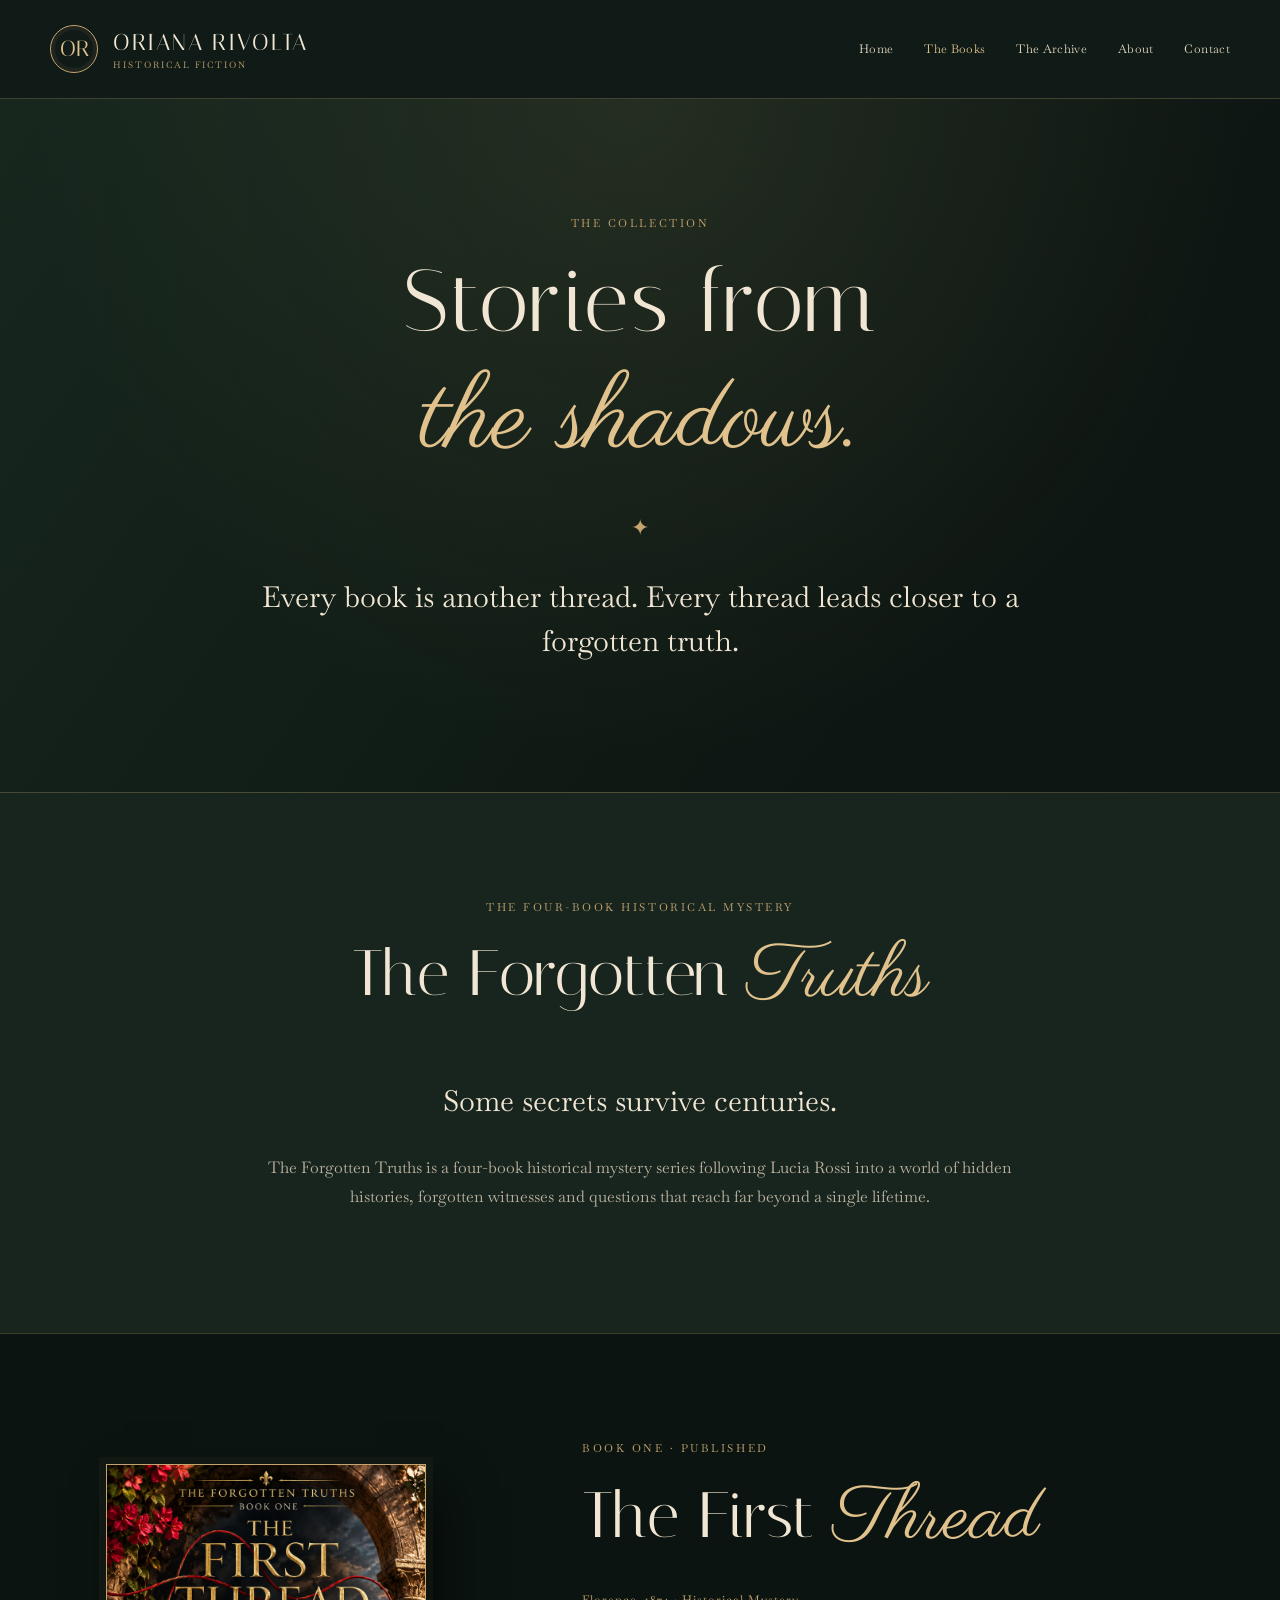
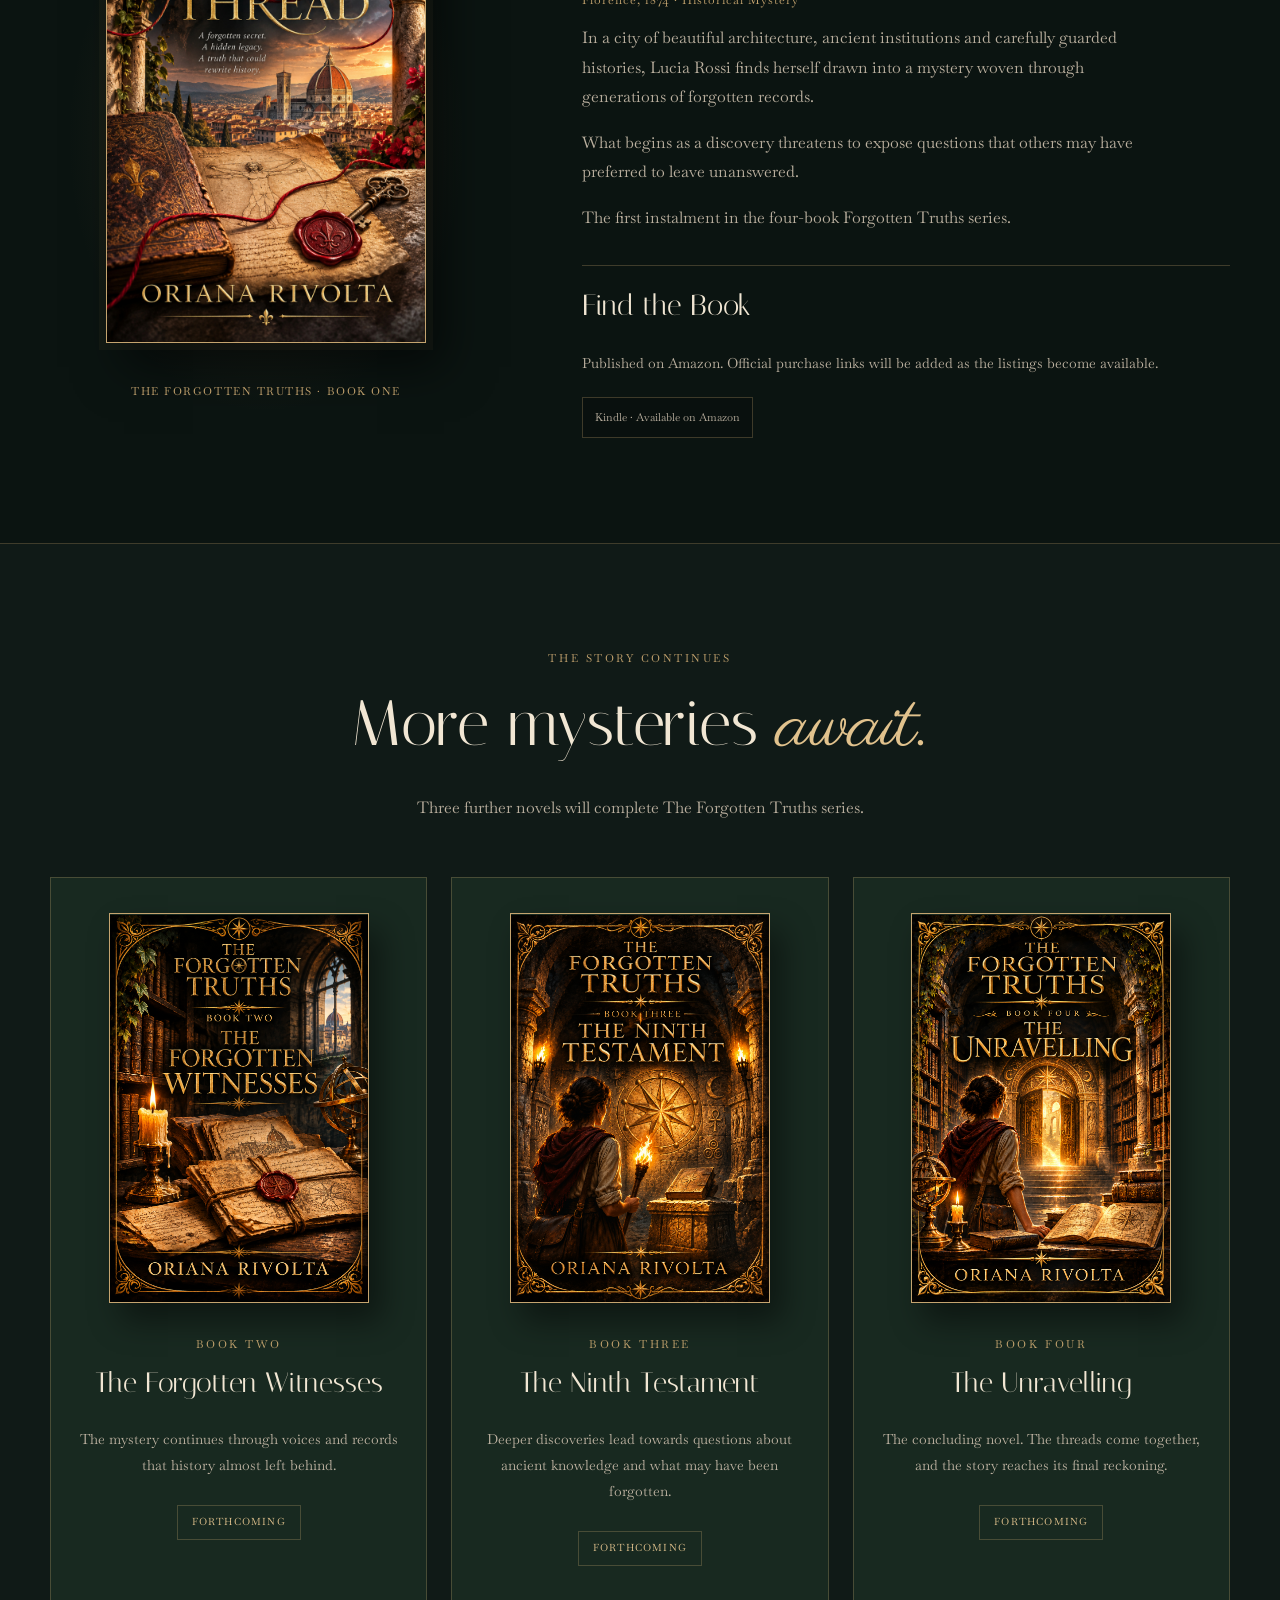
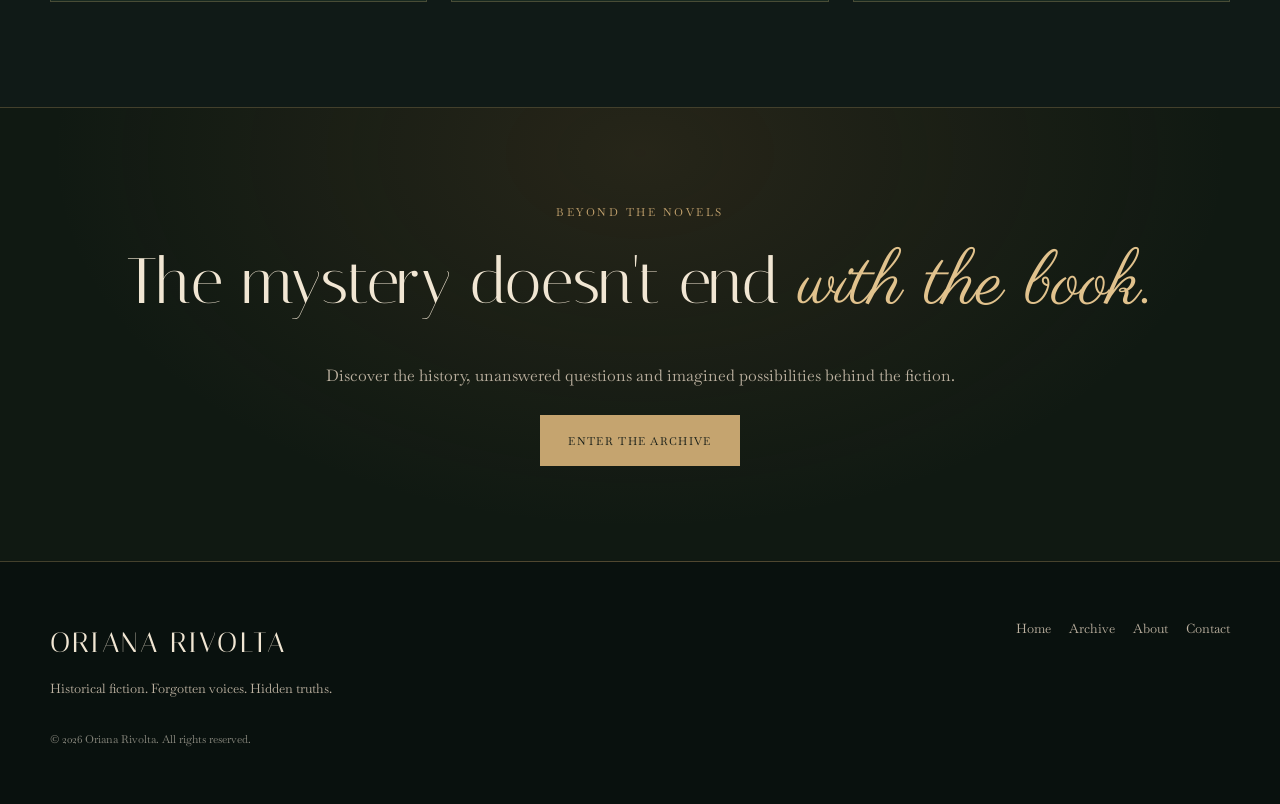
<file: books.html>
<!DOCTYPE html>
<html lang="en">
<head>
  <meta charset="UTF-8">
  <meta name="viewport" content="width=device-width, initial-scale=1">
  <meta name="theme-color" content="#101a17">
  <meta name="description" content="Explore The Forgotten Truths, the four-book historical mystery series by Oriana Rivolta.">
  <title>The Books | Oriana Rivolta</title>
  <link rel="stylesheet" href="style.css">
</head>

<body>
  <a class="skip-link" href="#main">Skip to content</a>

  <header class="site-header">
    <div class="shell header-inner">
      <a class="brand" href="index.html">
        <span class="brand-mark">OR</span>
        <span class="brand-name">
          <strong>ORIANA RIVOLTA</strong>
          <small>HISTORICAL FICTION</small>
        </span>
      </a>

      <nav class="desktop-nav" aria-label="Main navigation">
        <a href="index.html">Home</a>
        <a href="books.html" class="active" aria-current="page">The Books</a>
        <a href="archive.html">The Archive</a>
        <a href="about.html">About</a>
        <a href="contact.html">Contact</a>
      </nav>

      <details class="mobile-nav">
        <summary>Menu ☰</summary>
        <nav aria-label="Mobile navigation">
          <a href="index.html">Home</a>
          <a href="books.html">The Books</a>
          <a href="archive.html">The Archive</a>
          <a href="about.html">About</a>
          <a href="contact.html">Contact</a>
        </nav>
      </details>
    </div>
  </header>

  <main id="main">

    <!-- BOOKS HEADING -->
    <section class="page-hero">
      <div class="shell narrow center">
        <p class="eyebrow">THE COLLECTION</p>

        <h1>
          Stories from
          <em>the shadows.</em>
        </h1>

        <div class="ornament-divider">✦</div>

        <p class="lead">
          Every book is another thread.
          Every thread leads closer to a forgotten truth.
        </p>
      </div>
    </section>

    <!-- SERIES INTRO -->
    <section class="section books-introduction">
      <div class="shell narrow center">
        <p class="eyebrow">THE FOUR-BOOK HISTORICAL MYSTERY</p>

        <h2>
          The Forgotten
          <em>Truths</em>
        </h2>

        <p class="lead">
          Some secrets survive centuries.
        </p>

        <p>
          The Forgotten Truths is a four-book
          historical mystery series following
          Lucia Rossi into a world of hidden histories,
          forgotten witnesses and questions that reach
          far beyond a single lifetime.
        </p>
      </div>
    </section>

    <!-- FIRST BOOK -->
    <section class="section feature-section" id="first-thread">
      <div class="shell book-feature">

        <div class="feature-art">
          <img
            class="featured-book-cover"
            src="images/first.jpg"
            alt="The First Thread by Oriana Rivolta — official book cover"
            width="400"
            height="600">

          <p class="art-caption">THE FORGOTTEN TRUTHS · BOOK ONE</p>
        </div>

        <div class="feature-copy">
          <p class="eyebrow">BOOK ONE · PUBLISHED</p>

          <h2>
            The First
            <em>Thread</em>
          </h2>

          <p class="book-meta">
            Florence, 1874 · Historical Mystery
          </p>

          <p>
            In a city of beautiful architecture,
            ancient institutions and carefully guarded
            histories, Lucia Rossi finds herself
            drawn into a mystery woven through
            generations of forgotten records.
          </p>

          <p>
            What begins as a discovery threatens
            to expose questions that others
            may have preferred to leave unanswered.
          </p>

          <p>
            The first instalment in the
            four-book Forgotten Truths series.
          </p>

          <div class="purchase-panel">
            <h3>Find the Book</h3>

            <p>
              Published on Amazon.
              Official purchase links will be added
              as the listings become available.
            </p>

            <div class="format-options">
  <span class="format-pending">
    Kindle · Available on Amazon
  </span>
</div>
          </div>
        </div>

      </div>
    </section>

    <!-- BOOKS TWO TO FOUR -->
    <section class="section">
      <div class="shell">

        <div class="center section-heading">
          <p class="eyebrow">THE STORY CONTINUES</p>

          <h2>
            More mysteries
            <em>await.</em>
          </h2>

          <p>
            Three further novels will complete
            The Forgotten Truths series.
          </p>
        </div>

        <div class="book-grid">

          <!-- BOOK TWO -->
          <article class="book-tile" id="forgotten-witnesses">
            <img
              class="catalogue-cover"
              src="images/witness.png"
              alt="The Forgotten Witnesses cover"
              loading="lazy"
              width="400"
              height="600">

            <p class="eyebrow">BOOK TWO</p>
            <h3>The Forgotten Witnesses</h3>

            <p>
              The mystery continues through
              voices and records that history
              almost left behind.
            </p>

            <span class="status-label">Forthcoming</span>
          </article>

          <!-- BOOK THREE -->
          <article class="book-tile" id="ninth-testament">
            <img
              class="catalogue-cover"
              src="images/ninth.png"
              alt="The Ninth Testament cover"
              loading="lazy"
              width="400"
              height="600">

            <p class="eyebrow">BOOK THREE</p>
            <h3>The Ninth Testament</h3>

            <p>
              Deeper discoveries lead towards
              questions about ancient knowledge
              and what may have been forgotten.
            </p>

            <span class="status-label">Forthcoming</span>
          </article>

          <!-- BOOK FOUR -->
          <article class="book-tile" id="unravelling">
            <img
              class="catalogue-cover"
              src="images/unravel.png"
              alt="The Unravelling cover"
              loading="lazy"
              width="400"
              height="600">

            <p class="eyebrow">BOOK FOUR</p>
            <h3>The Unravelling</h3>

            <p>
              The concluding novel.
              The threads come together,
              and the story reaches
              its final reckoning.
            </p>

            <span class="status-label">Forthcoming</span>
          </article>

        </div>
      </div>
    </section>

    <!-- HISTORY BEHIND THE FICTION -->
    <section class="closing-banner">
      <div class="shell center">
        <p class="eyebrow">BEYOND THE NOVELS</p>

        <h2>
          The mystery doesn't end
          <em>with the book.</em>
        </h2>

        <p>
          Discover the history, unanswered
          questions and imagined possibilities
          behind the fiction.
        </p>

        <a href="archive.html" class="button button-gold">
          Enter the Archive
        </a>
      </div>
    </section>

  </main>

  <footer class="site-footer">
    <div class="shell footer-inner">
      <div>
        <strong>ORIANA RIVOLTA</strong>
        <p>Historical fiction. Forgotten voices. Hidden truths.</p>
      </div>

      <nav aria-label="Footer navigation">
        <a href="index.html">Home</a>
        <a href="archive.html">Archive</a>
        <a href="about.html">About</a>
        <a href="contact.html">Contact</a>
      </nav>

      <small>© 2026 Oriana Rivolta. All rights reserved.</small>
    </div>
  </footer>

</body>
</html>
</file>
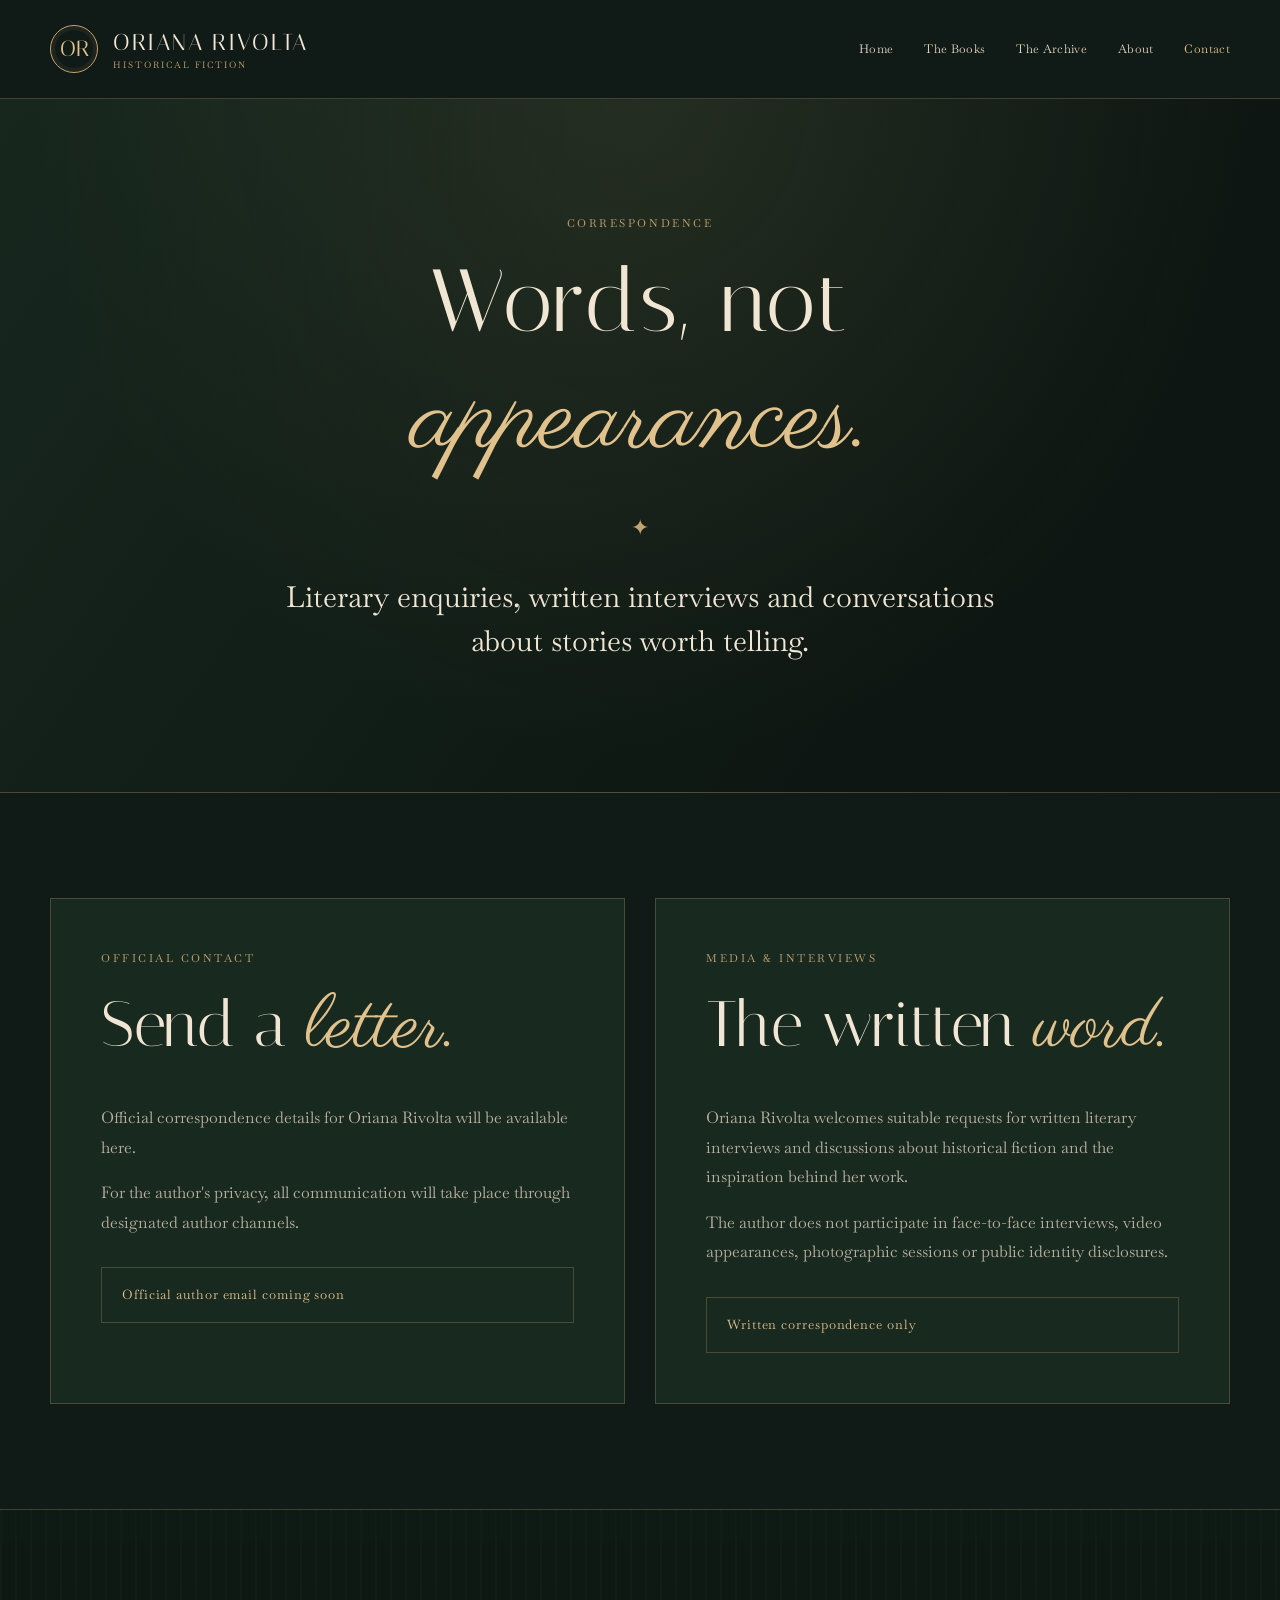
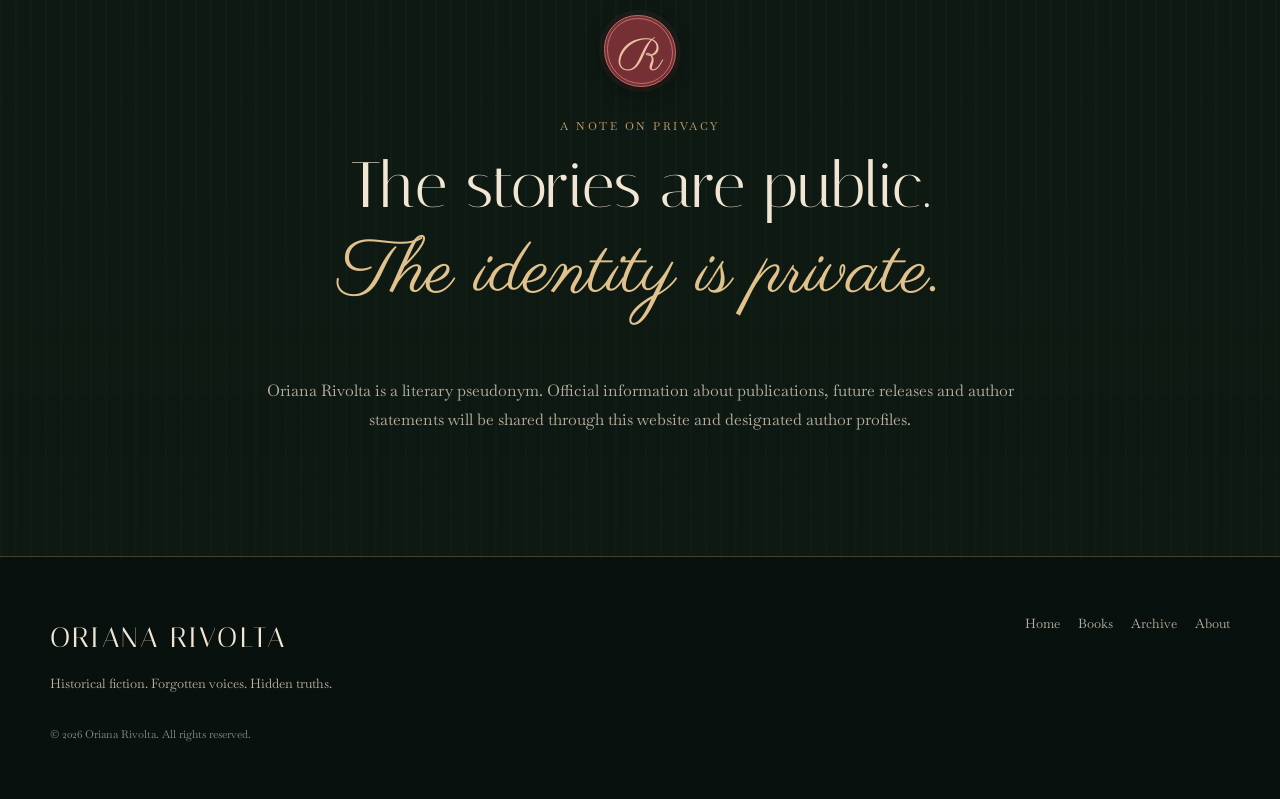
<file: contact.html>
<!DOCTYPE html>
<html lang="en">
<head>
  <meta charset="UTF-8">
  <meta name="viewport" content="width=device-width, initial-scale=1">
  <meta name="theme-color" content="#101a17">
  <meta name="description" content="Official contact and media information for historical fiction author Oriana Rivolta. Written interview enquiries only.">
  <title>Contact & Media | Oriana Rivolta</title>
  <link rel="stylesheet" href="style.css">
</head>
<body>
  <a class="skip-link" href="#main">Skip to content</a>

  <header class="site-header">
    <div class="shell header-inner">
      <a class="brand" href="index.html">
        <span class="brand-mark">OR</span>
        <span class="brand-name"><strong>ORIANA RIVOLTA</strong><small>HISTORICAL FICTION</small></span>
      </a>
      <nav class="desktop-nav" aria-label="Main navigation">
        <a href="index.html">Home</a>
        <a href="books.html">The Books</a>
        <a href="archive.html">The Archive</a>
        <a href="about.html">About</a>
        <a class="active" aria-current="page" href="contact.html">Contact</a>
      </nav>
      <details class="mobile-nav">
        <summary>Menu ☰</summary>
        <nav aria-label="Mobile navigation">
          <a href="index.html">Home</a>
          <a href="books.html">The Books</a>
          <a href="archive.html">The Archive</a>
          <a href="about.html">About</a>
          <a href="contact.html">Contact</a>
        </nav>
      </details>
    </div>
  </header>

  <main id="main">
    <section class="page-hero">
      <div class="shell center narrow">
        <p class="eyebrow">CORRESPONDENCE</p>
        <h1>Words, not <em>appearances.</em></h1>
        <div class="ornament-divider">✦</div>
        <p class="lead">Literary enquiries, written interviews and conversations about stories worth telling.</p>
      </div>
    </section>

    <section class="section">
      <div class="shell contact-grid">
        <article class="contact-card">
          <p class="eyebrow">OFFICIAL CONTACT</p>
          <h2>Send a <em>letter.</em></h2>
          <p>
            Official correspondence details for Oriana Rivolta
            will be available here.
          </p>
          <p>
            For the author's privacy, all communication will
            take place through designated author channels.
          </p>
          <div class="contact-placeholder">
            Official author email coming soon
          </div>
        </article>

        <article class="contact-card">
          <p class="eyebrow">MEDIA & INTERVIEWS</p>
          <h2>The written <em>word.</em></h2>
          <p>
            Oriana Rivolta welcomes suitable requests for
            written literary interviews and discussions about
            historical fiction and the inspiration behind her work.
          </p>
          <p>
            The author does not participate in face-to-face
            interviews, video appearances, photographic sessions
            or public identity disclosures.
          </p>
          <div class="contact-placeholder">
            Written correspondence only
          </div>
        </article>
      </div>
    </section>

    <section class="section archive-preview">
      <div class="shell narrow center">
        <div class="wax-seal" aria-hidden="true">R</div>
        <p class="eyebrow">A NOTE ON PRIVACY</p>
        <h2>The stories are public.<br><em>The identity is private.</em></h2>
        <p>
          Oriana Rivolta is a literary pseudonym. Official
          information about publications, future releases
          and author statements will be shared through
          this website and designated author profiles.
        </p>
      </div>
    </section>
  </main>

  <footer class="site-footer">
    <div class="shell footer-inner">
      <div><strong>ORIANA RIVOLTA</strong><p>Historical fiction. Forgotten voices. Hidden truths.</p></div>
      <nav aria-label="Footer navigation">
        <a href="index.html">Home</a><a href="books.html">Books</a><a href="archive.html">Archive</a><a href="about.html">About</a>
      </nav>
      <small>© 2026 Oriana Rivolta. All rights reserved.</small>
    </div>
  </footer>
</body>
</html>
</file>
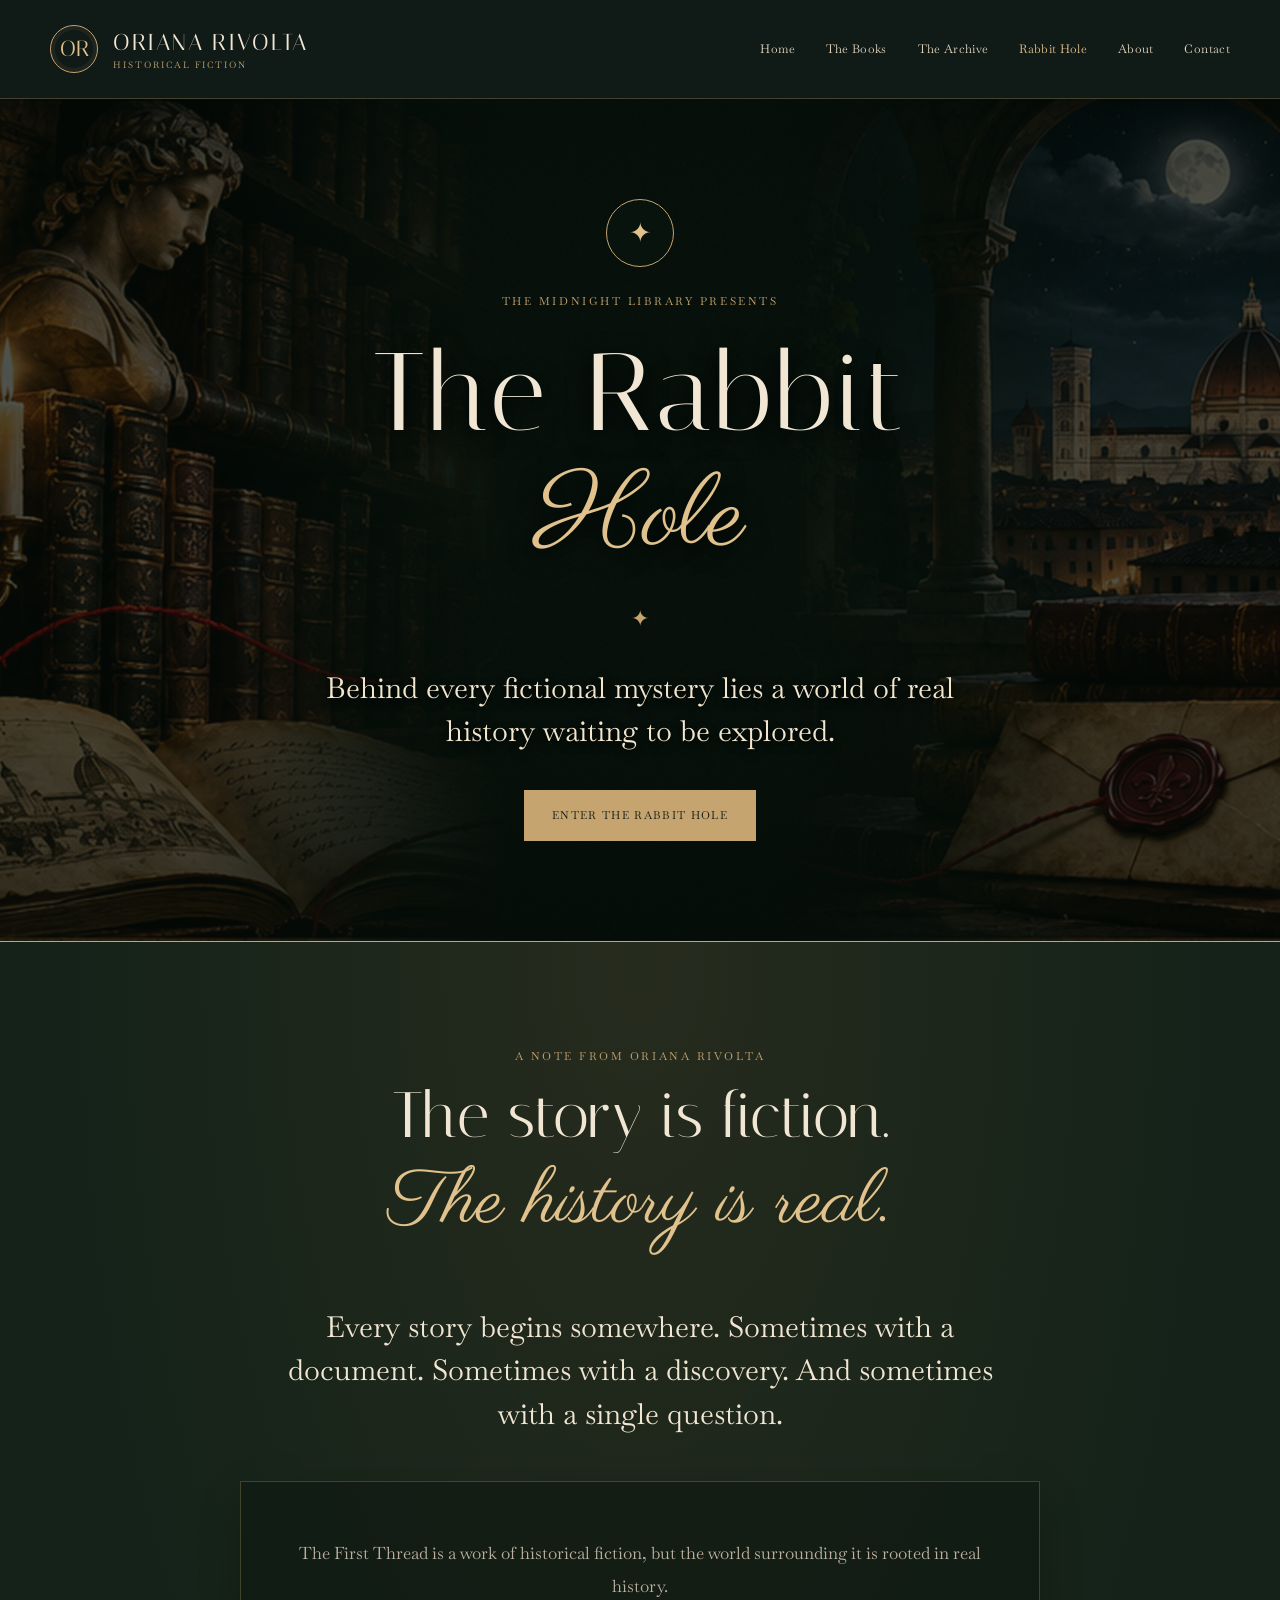
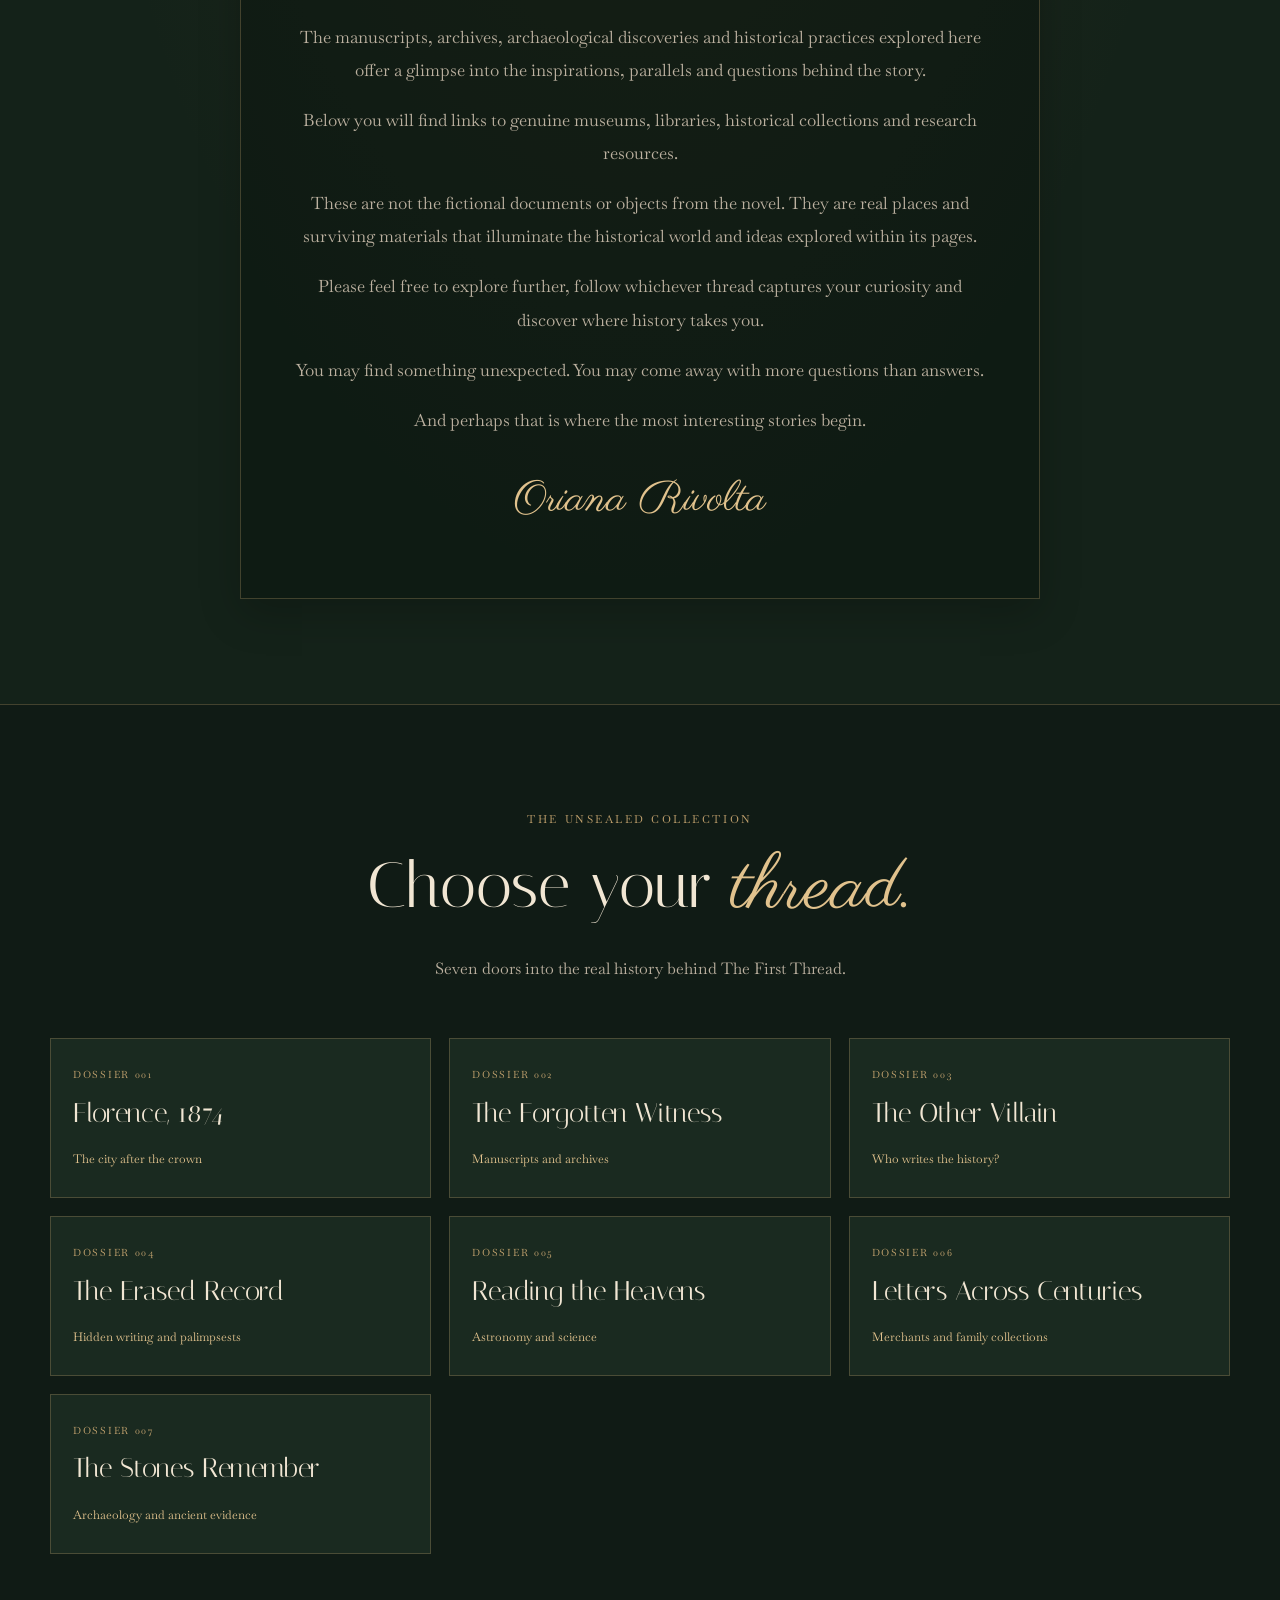
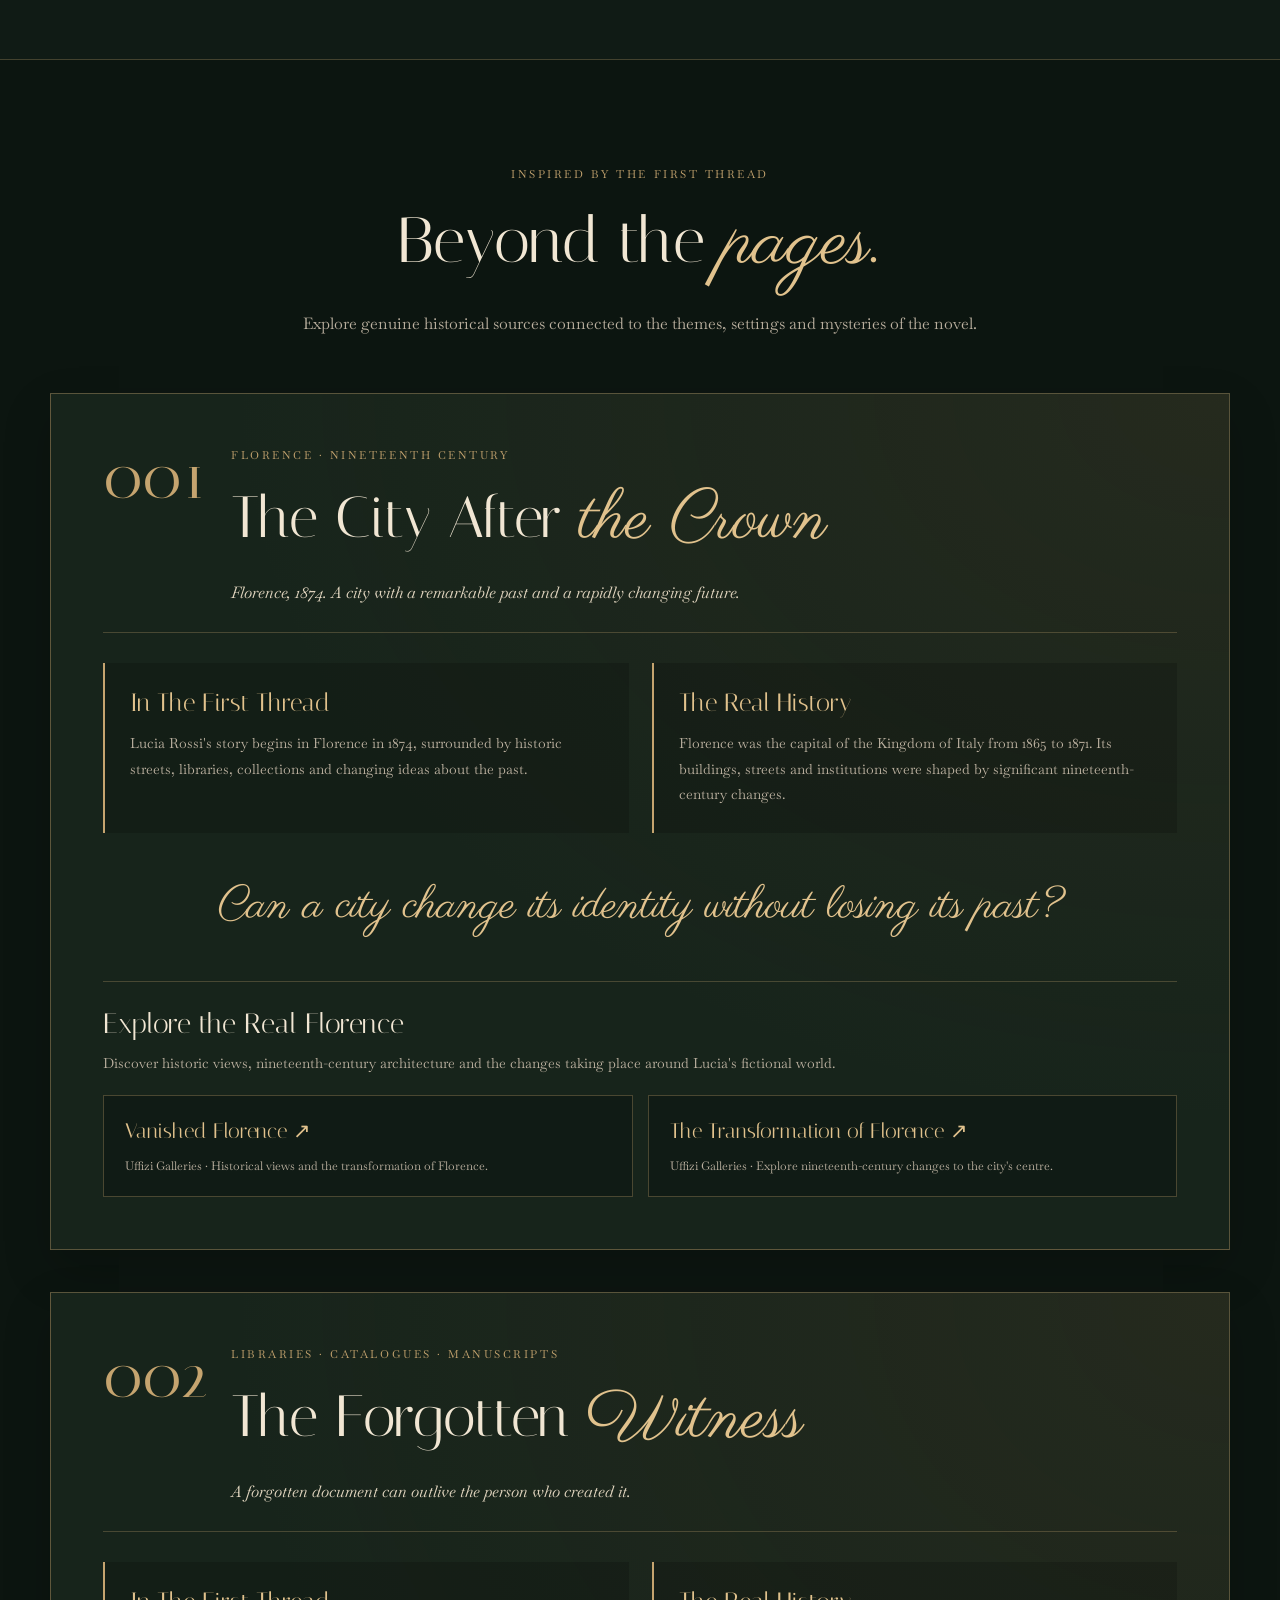
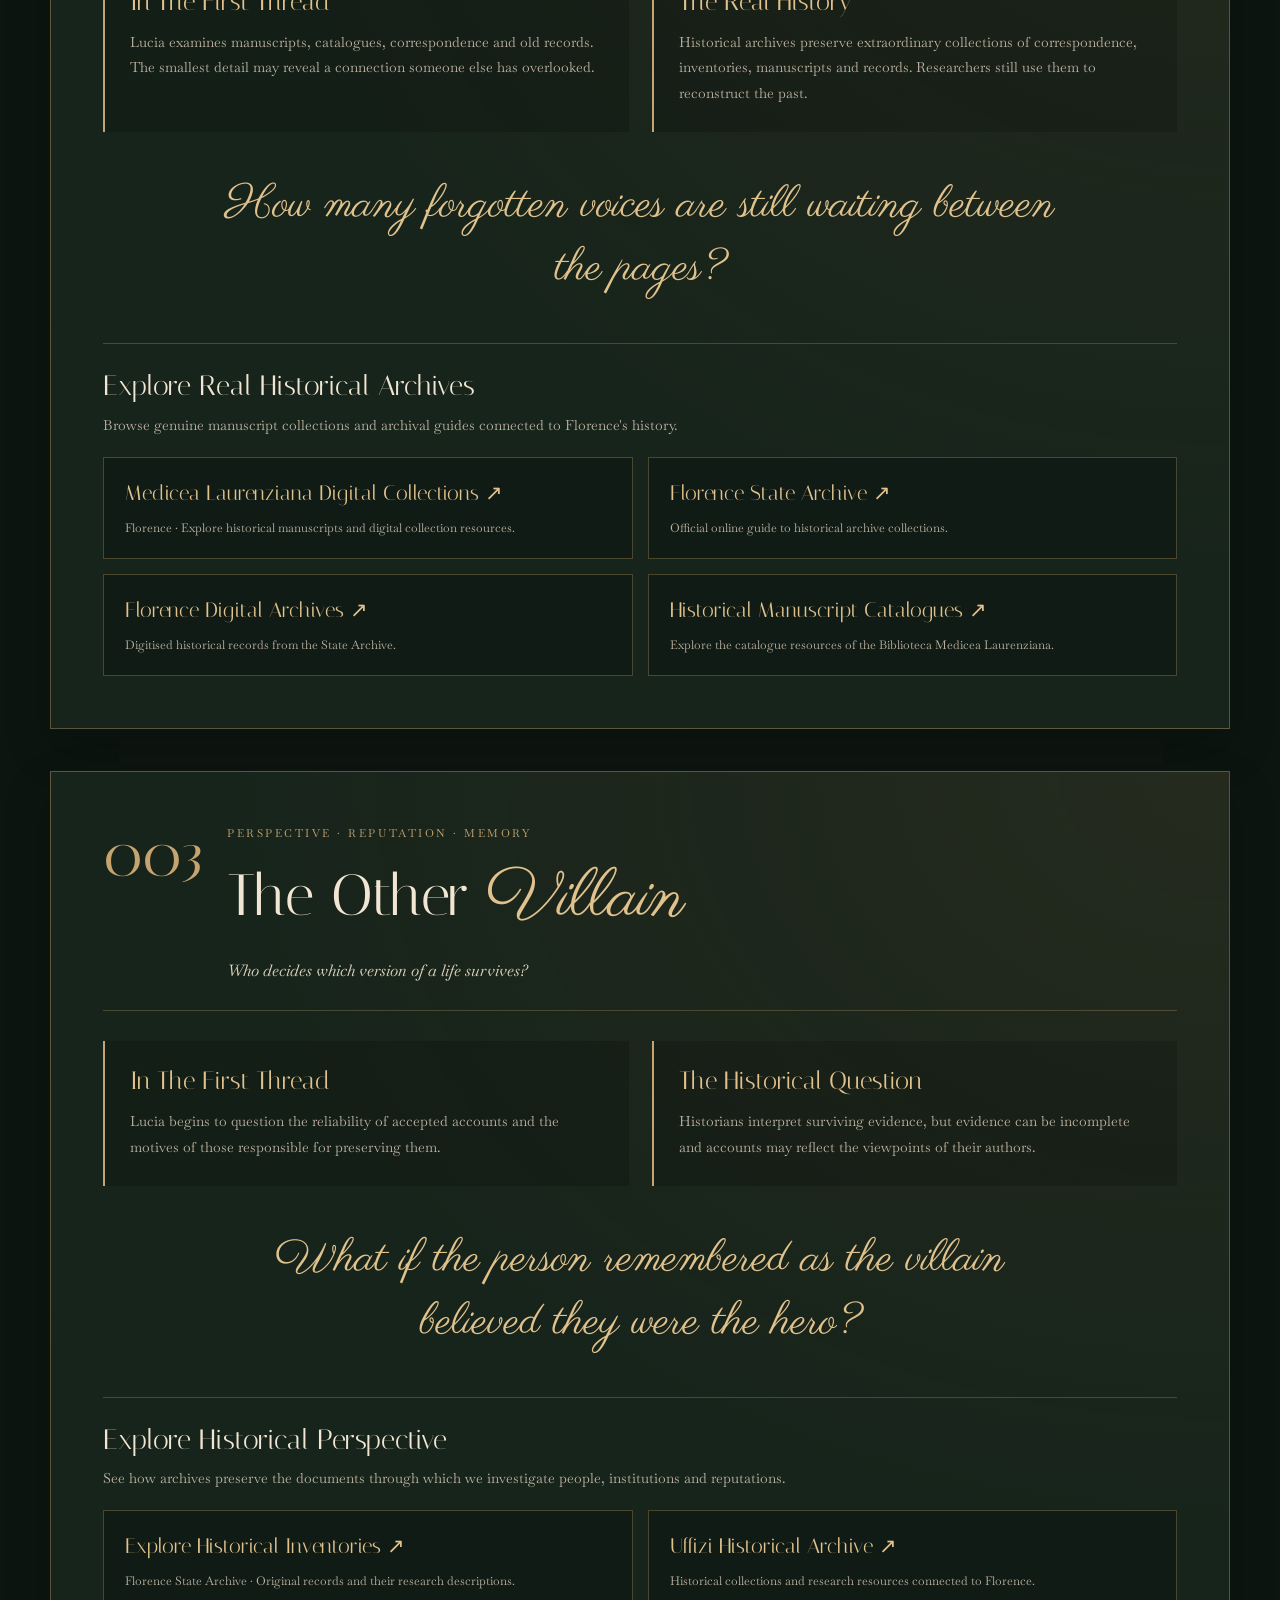
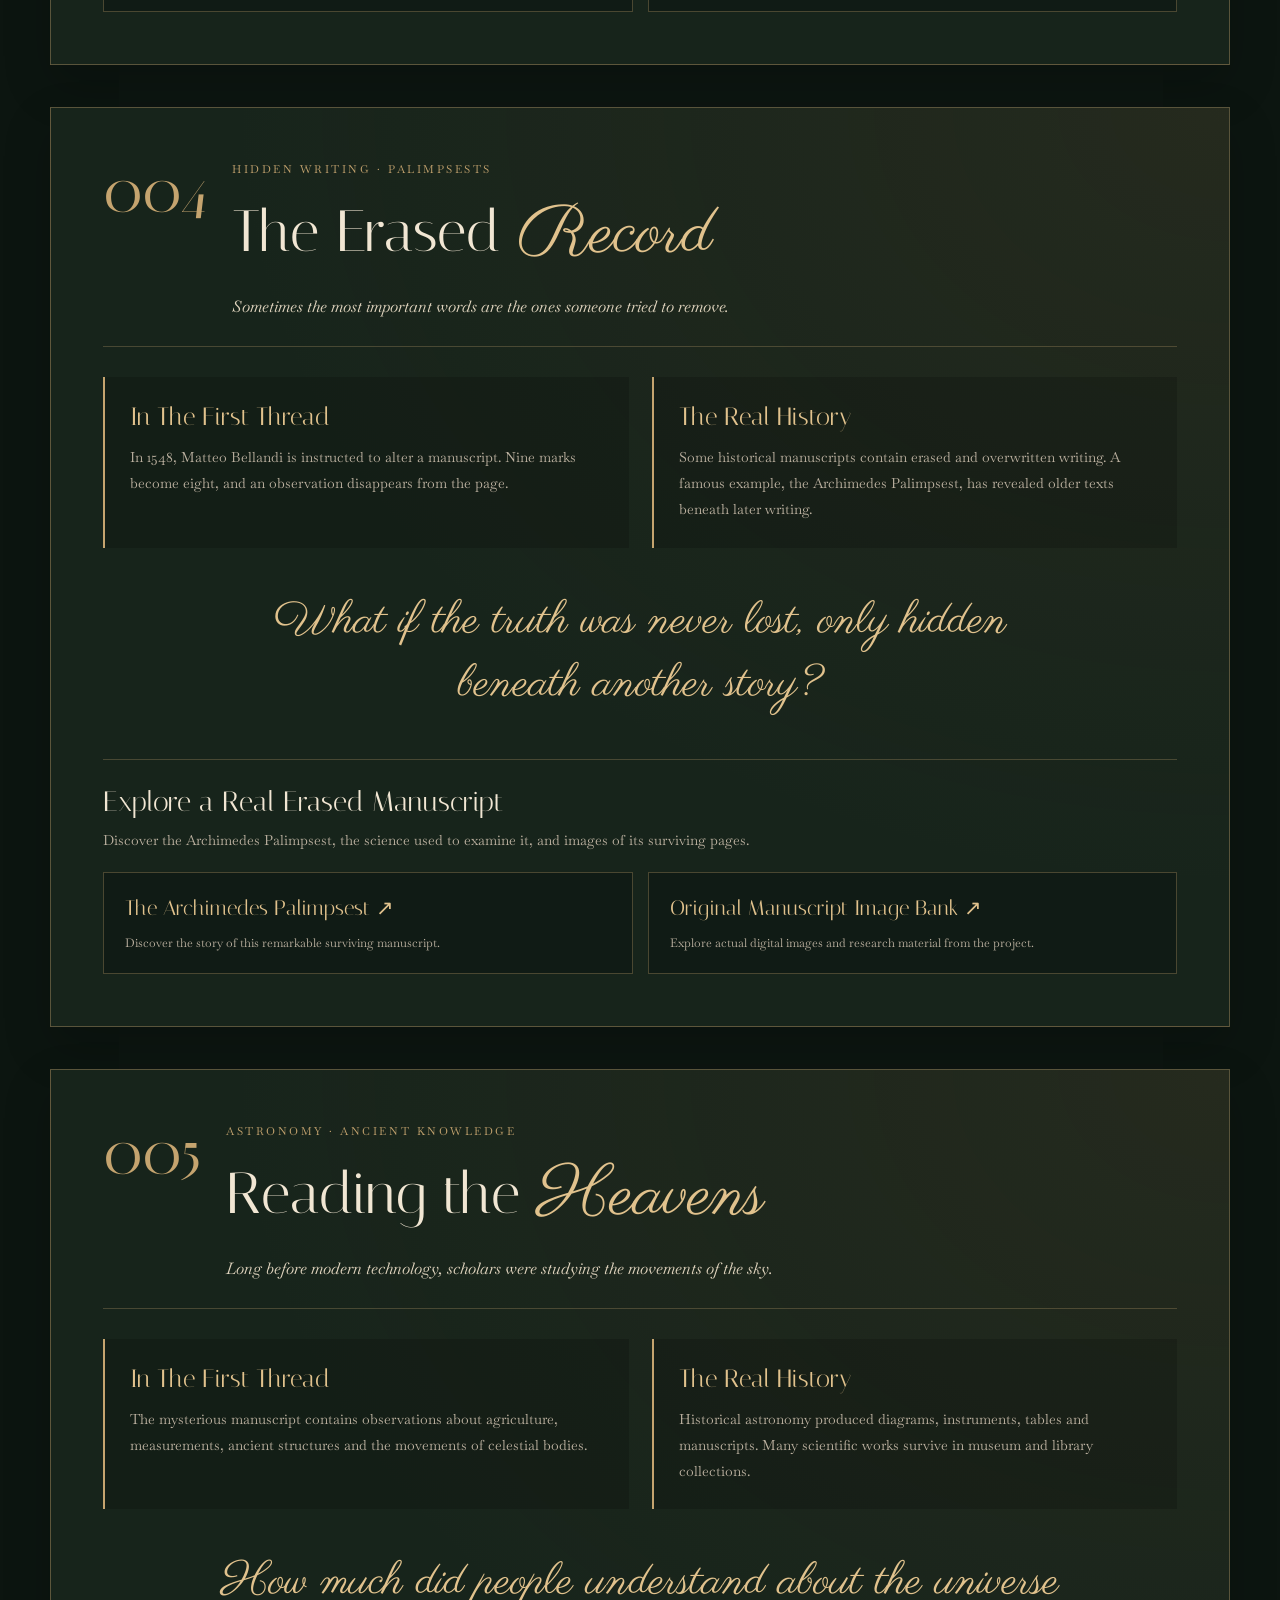
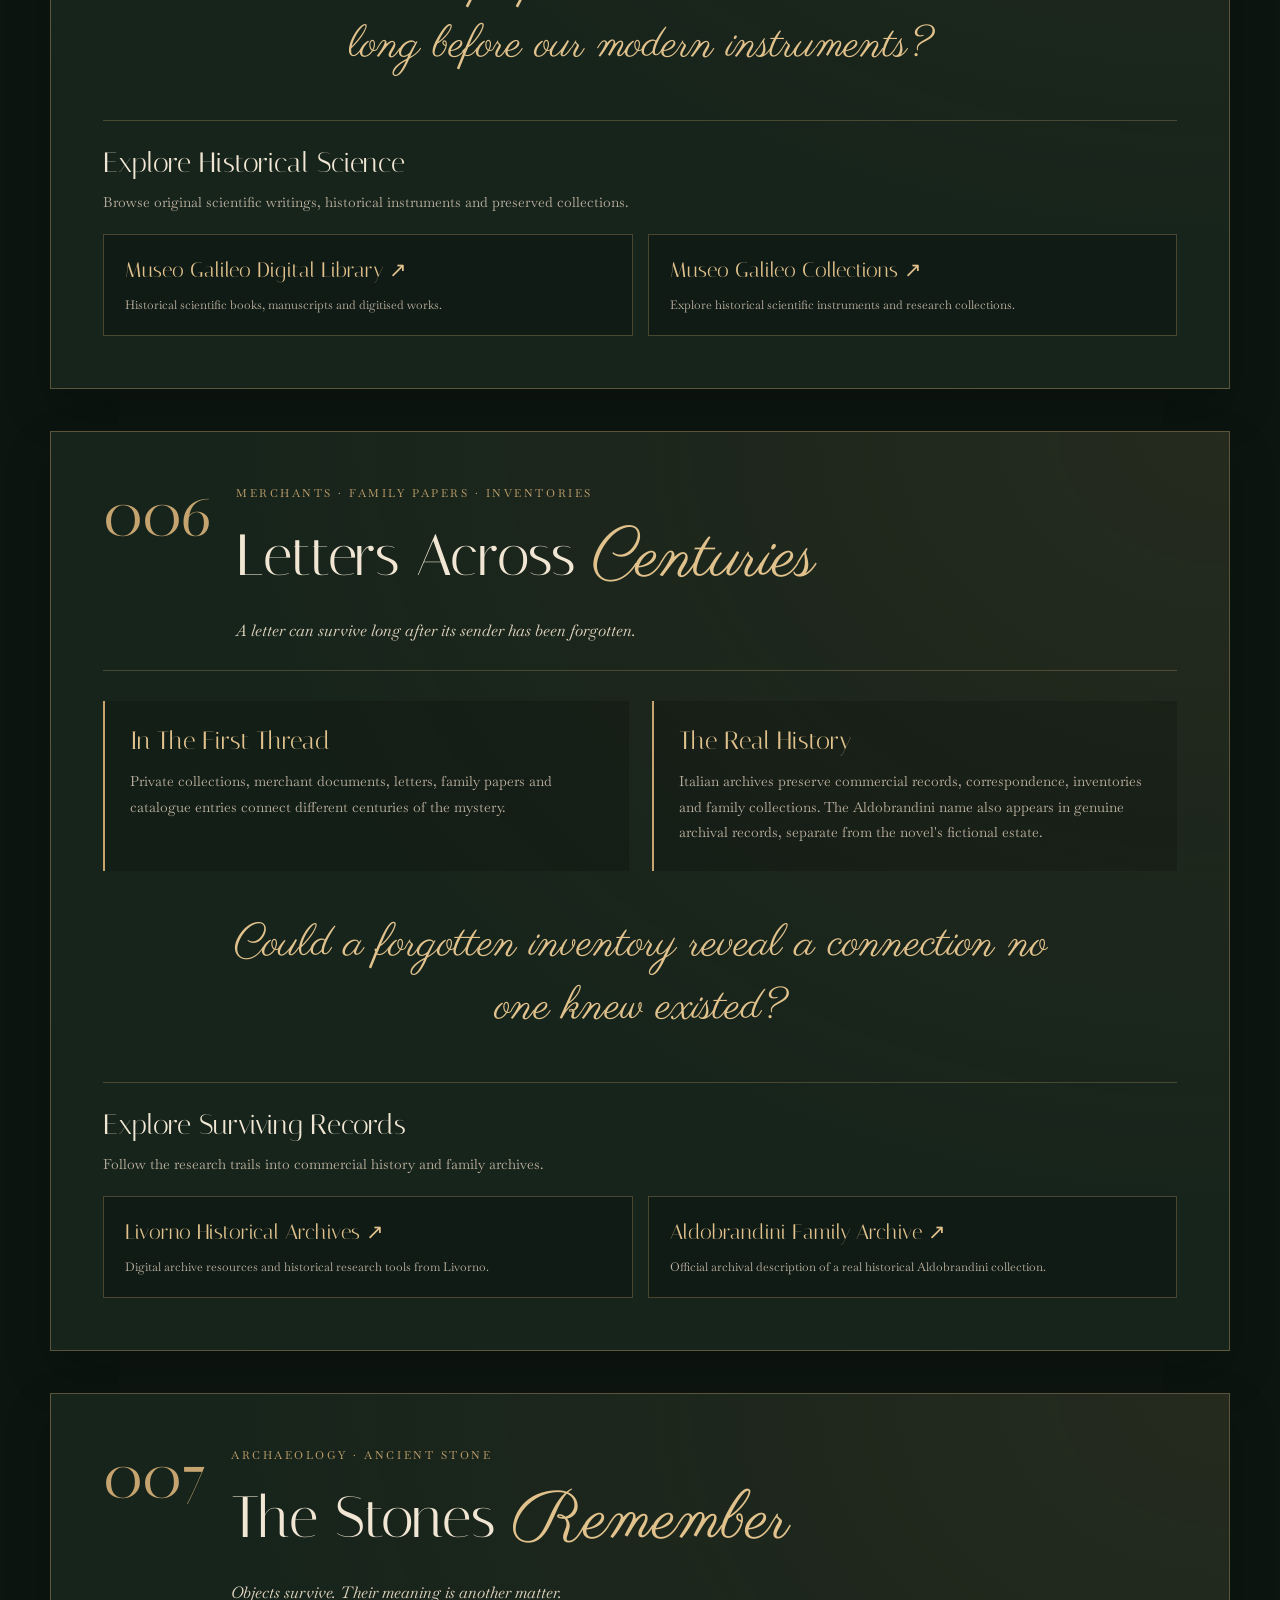
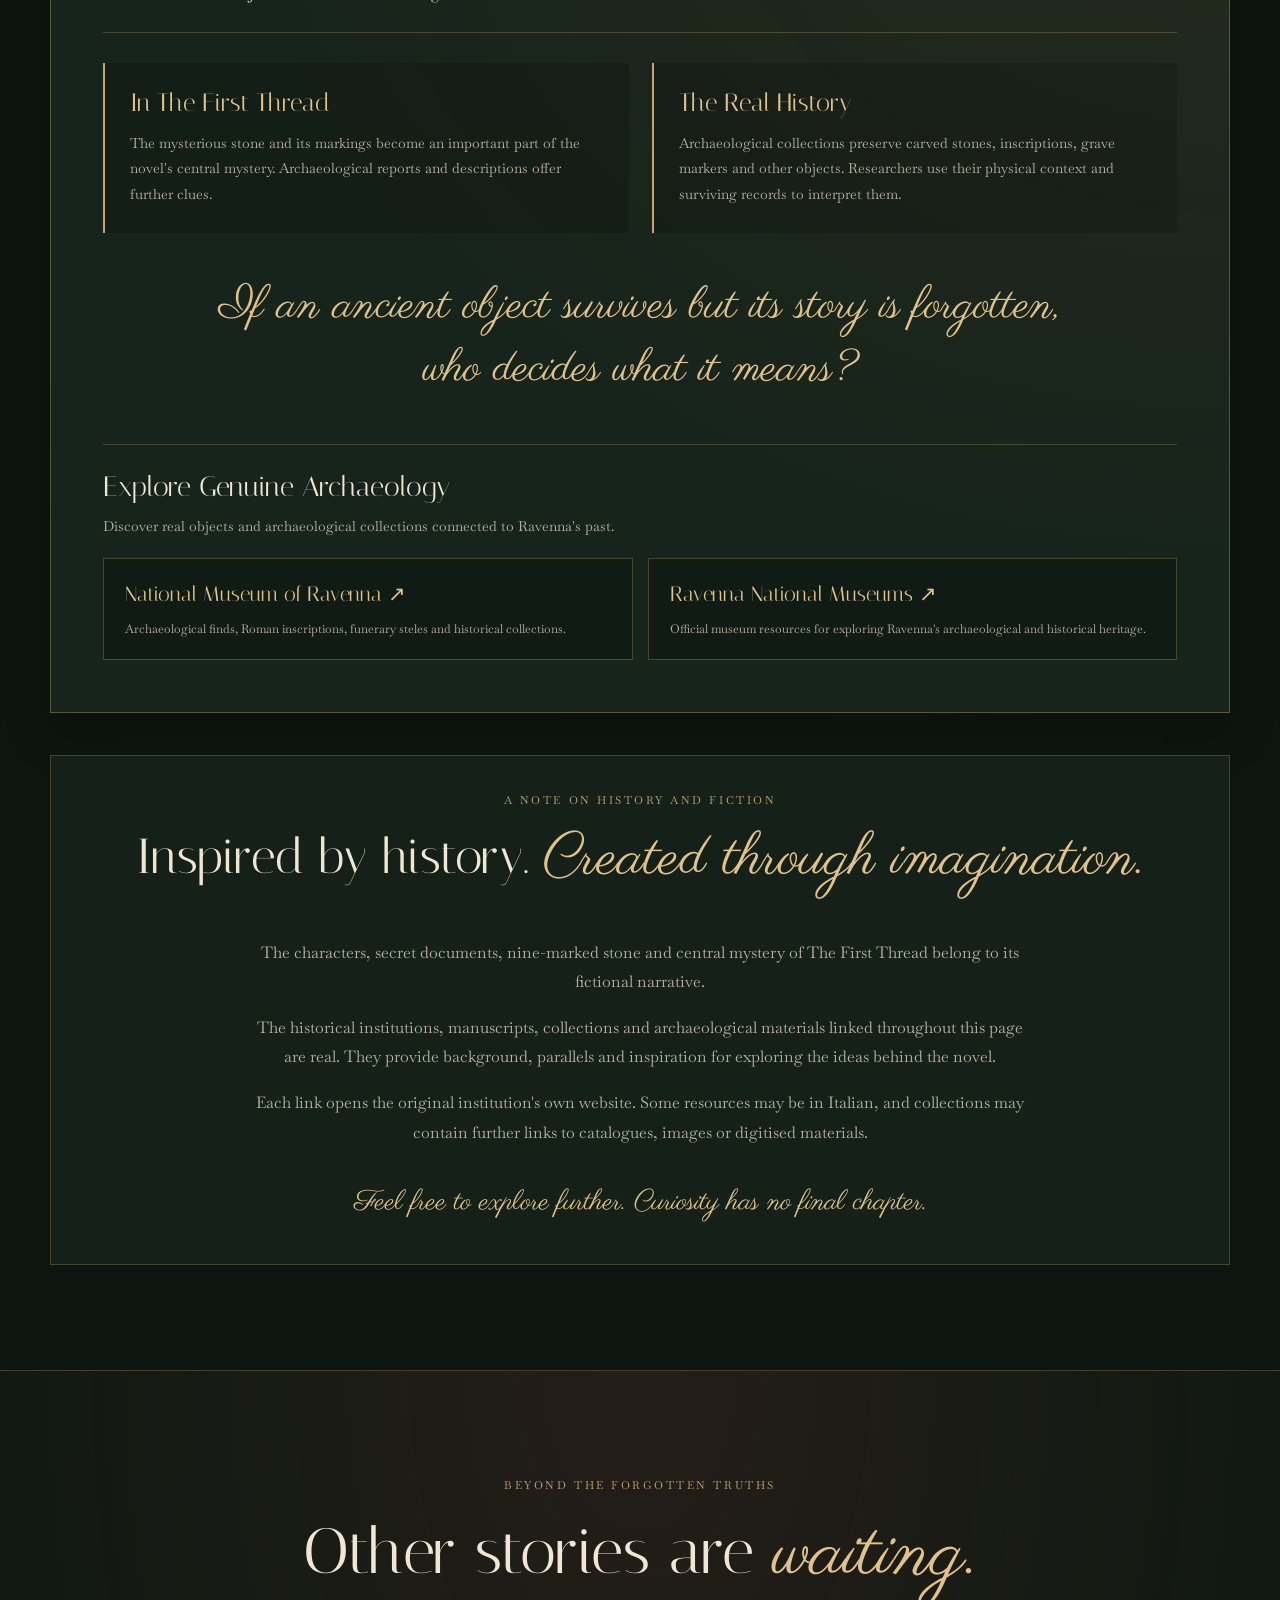
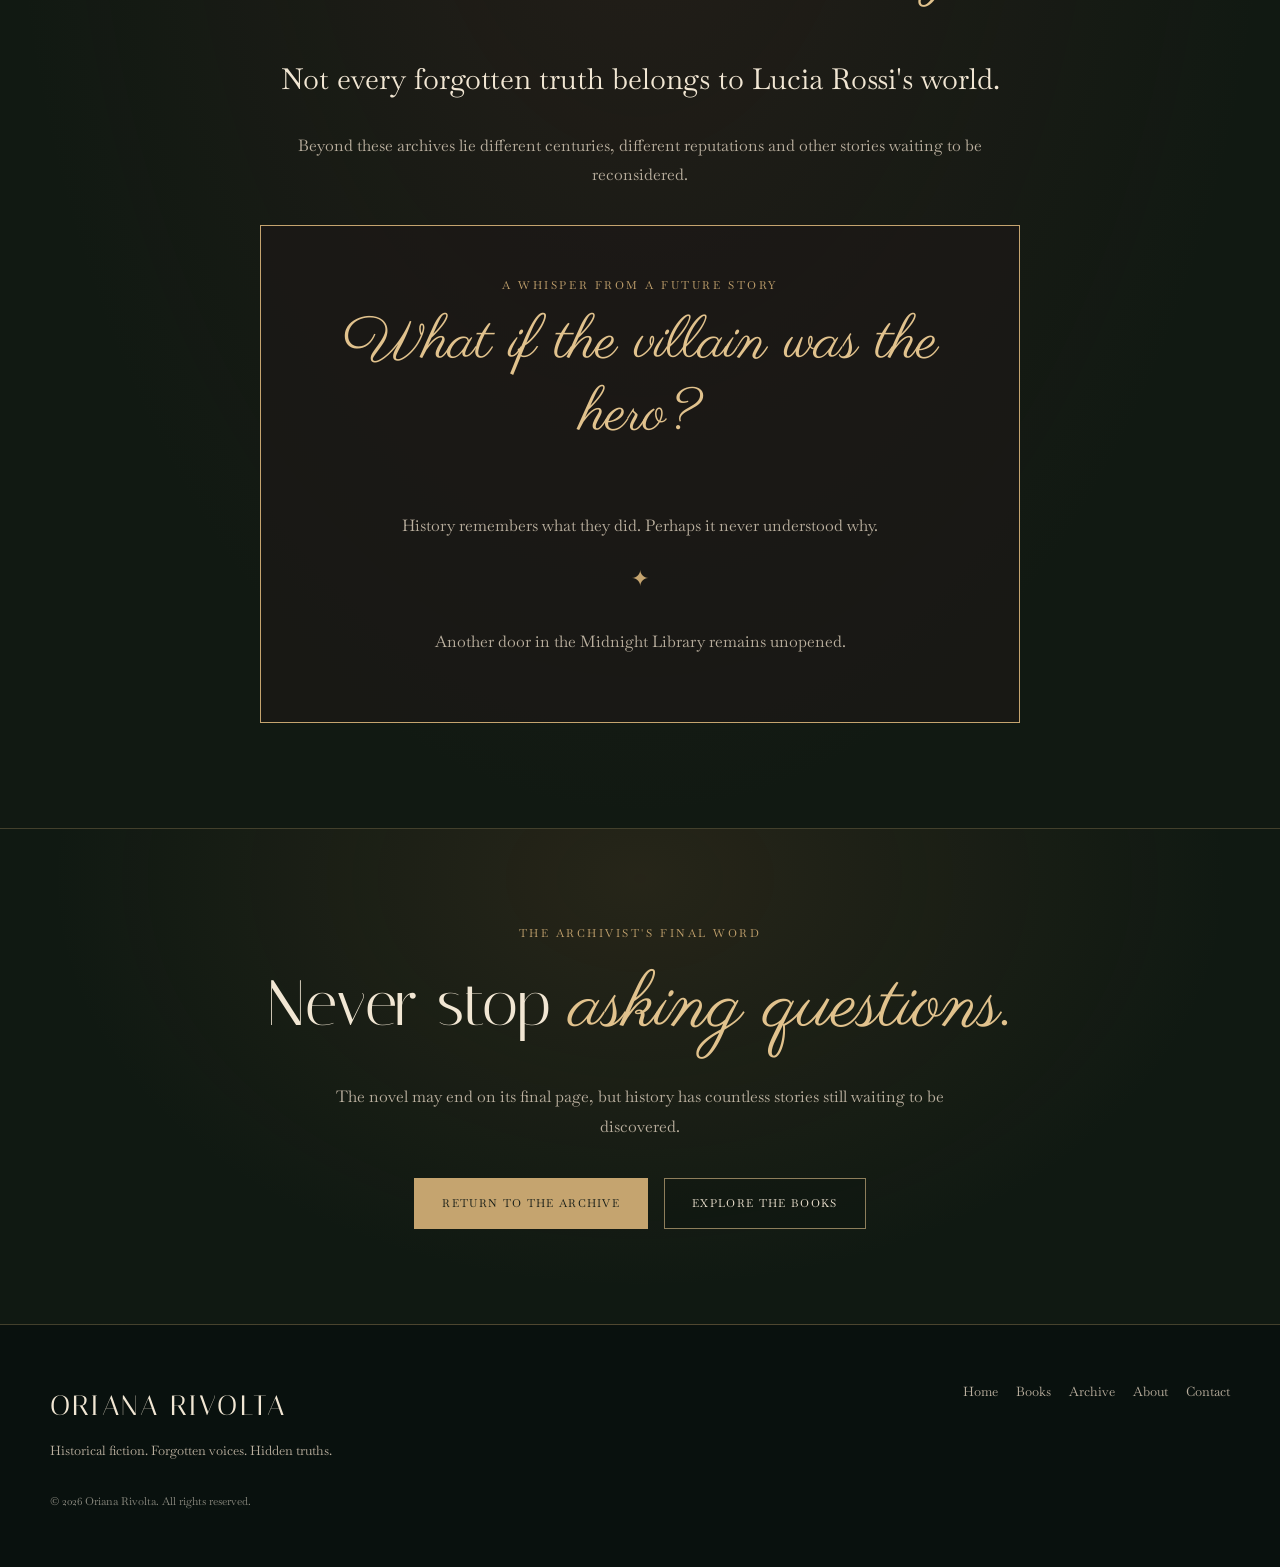
<file: rabbit-hole.html>
<!DOCTYPE html>
<html lang="en">
<head>
  <meta charset="UTF-8">
  <meta name="viewport"
        content="width=device-width, initial-scale=1">
  <meta name="theme-color" content="#101a17">

  <meta name="description"
        content="Explore the real historical inspirations, manuscripts, archives and archaeological discoveries connected to The First Thread by Oriana Rivolta.">

  <title>The Rabbit Hole | Oriana Rivolta</title>

  <link rel="stylesheet" href="style.css">

  <style>
    /* =====================================
       THE RABBIT HOLE
       MIDNIGHT LIBRARY DESIGN
       ===================================== */

    .rh-hero {
      position: relative;
      isolation: isolate;
      min-height: 530px;
      display: grid;
      place-items: center;
      overflow: hidden;
      padding: 100px 0;
      text-align: center;
      border-bottom: 1px solid var(--gold);
      background: #0b1410;
    }

    .rh-hero::before {
      content: "";
      position: absolute;
      inset: 0;
      z-index: -2;
      background:
        url("images/midnight-library-hero.jpg")
        center / cover no-repeat;
    }

    .rh-hero::after {
      content: "";
      position: absolute;
      inset: 0;
      z-index: -1;
      background: rgba(5,12,8,.69);
    }

    .rh-hero h1 {
      font-family: var(--display);
      font-size: clamp(58px,9vw,110px);
      margin: 15px 0;
      text-shadow: 0 5px 25px #000;
    }

    .rh-hero h1 em {
      display: block;
      font-family: var(--script);
      font-style: normal;
      font-size: .92em;
      color: var(--gold-light);
      letter-spacing: 0;
    }

    .rh-hero .lead {
      max-width: 650px;
      margin: 18px auto;
      color: #f3e6cf;
      text-shadow: 0 3px 10px #000;
    }

    .rh-seal {
      display: grid;
      place-items: center;
      width: 68px;
      height: 68px;
      margin: 0 auto 25px;
      border: 1px solid var(--gold);
      border-radius: 50%;
      background: rgba(9,20,14,.75);
      color: var(--gold-light);
      font-size: 27px;
    }

    .rh-intro {
      background:
        radial-gradient(
          ellipse at top,
          rgba(121,85,49,.18),
          transparent 65%
        ),
        #142219;
    }

    .rh-letter {
      max-width: 800px;
      margin: 45px auto 0;
      padding: clamp(28px,5vw,55px);
      border: 1px solid var(--line);
      background: rgba(10,20,14,.48);
      box-shadow: 0 15px 40px rgba(0,0,0,.2);
      text-align: center;
    }

    .rh-letter p {
      font-size: 17px;
      line-height: 1.95;
    }

    .rh-letter-signature {
      font-family: var(--script);
      font-size: 43px !important;
      color: var(--gold-light);
      margin: 22px 0 0;
    }

    .rh-index {
      background: #101b15;
      border-block: 1px solid var(--line);
    }

    .rh-index-grid {
      display: grid;
      grid-template-columns: repeat(3,minmax(0,1fr));
      gap: 18px;
      margin-top: 40px;
    }

    .rh-index-card {
      display: block;
      text-decoration: none;
      padding: 27px 22px;
      border: 1px solid var(--line);
      background: #1a2a20;
      transition:
        transform .25s,
        border-color .25s,
        background .25s;
    }

    .rh-index-card:hover {
      transform: translateY(-5px);
      border-color: var(--gold);
      background: #26392b;
    }

    .rh-index-card span {
      display: block;
      color: var(--gold);
      font-size: 10px;
      letter-spacing: .17em;
      margin-bottom: 11px;
    }

    .rh-index-card strong {
      display: block;
      font-family: var(--display);
      font-weight: 400;
      font-size: 27px;
      line-height: 1.3;
      color: var(--parchment);
    }

    .rh-index-card small {
      display: block;
      color: var(--gold-light);
      margin-top: 17px;
      font-size: 12px;
    }

    .rh-dossiers {
      background: #0c1510;
    }

    .rh-file {
      scroll-margin-top: 25px;
      margin: 0 0 42px;
      padding: clamp(26px,5vw,52px);
      border: 1px solid rgba(197,164,111,.38);
      background:
        radial-gradient(
          ellipse at top right,
          rgba(117,76,45,.15),
          transparent 60%
        ),
        #17241b;
      box-shadow: 0 20px 45px rgba(0,0,0,.18);
    }

    .rh-file:target {
      border-color: var(--gold-light);
    }

    .rh-file-heading {
      display: flex;
      align-items: start;
      gap: 24px;
      padding-bottom: 24px;
      margin-bottom: 30px;
      border-bottom: 1px solid var(--line);
    }

    .rh-file-number {
      flex-shrink: 0;
      font-family: var(--display);
      font-size: 62px;
      line-height: 1;
      color: var(--gold);
    }

    .rh-file-heading h2 {
      font-size: clamp(35px,5vw,58px);
      margin: 5px 0 12px;
    }

    .rh-file-subtitle {
      font-style: italic;
      color: var(--cream);
      margin: 0;
    }

    .rh-two-columns {
      display: grid;
      grid-template-columns: 1fr 1fr;
      gap: 23px;
      margin: 25px 0;
    }

    .rh-note {
      padding: 25px;
      border-left: 2px solid var(--gold);
      background: rgba(0,0,0,.18);
    }

    .rh-note h3 {
      font-family: var(--display);
      font-size: 25px;
      color: var(--gold-light);
      margin-bottom: 13px;
    }

    .rh-note p {
      font-size: 14px;
      margin-bottom: 0;
    }

    .rh-question {
      text-align: center;
      max-width: 850px;
      margin: 27px auto;
      padding: 15px 0;
      font-family: var(--script);
      font-size: clamp(31px,4vw,45px);
      line-height: 1.4;
      color: var(--gold-light);
    }

    .rh-links-heading {
      padding-top: 25px;
      margin-top: 28px;
      border-top: 1px solid var(--line);
    }

    .rh-links-heading h3 {
      font-family: var(--display);
      font-size: 28px;
      margin-bottom: 10px;
    }

    .rh-links-heading p {
      font-size: 14px;
    }

    .rh-source-grid {
      display: grid;
      grid-template-columns: repeat(2,minmax(0,1fr));
      gap: 15px;
      margin-top: 18px;
    }

    .rh-source {
      display: block;
      padding: 21px;
      border: 1px solid rgba(197,164,111,.32);
      background: #101b15;
      text-decoration: none;
      transition:
        border-color .25s,
        transform .25s,
        background .25s;
    }

    .rh-source:hover {
      transform: translateY(-3px);
      border-color: var(--gold);
      background: #213126;
    }

    .rh-source span {
      display: block;
      color: var(--gold-light);
      font-family: var(--display);
      font-size: 21px;
      line-height: 1.4;
    }

    .rh-source small {
      display: block;
      margin-top: 11px;
      color: var(--muted);
      font-size: 12px;
      line-height: 1.5;
    }

    .rh-explore-note {
      color: var(--gold-light);
      font-family: var(--script);
      font-size: 28px;
      text-align: center;
      margin: 30px 0 0;
    }

    .rh-fiction-note {
      border: 1px solid var(--line);
      background: rgba(22,35,26,.85);
      padding: 35px;
      text-align: center;
    }

    .rh-fiction-note h2 {
      font-size: clamp(32px,4vw,49px);
    }

    .rh-fiction-note p {
      max-width: 780px;
      margin-inline: auto;
    }

    .rh-whisper {
      background:
        radial-gradient(
          ellipse at top,
          rgba(105,46,49,.22),
          transparent 70%
        ),
        #111912;
      border-top: 1px solid var(--line);
    }

    .rh-secret {
      max-width: 780px;
      margin: 35px auto 0;
      padding: clamp(26px,5vw,50px);
      border: 1px solid var(--gold);
      background: rgba(29,24,22,.65);
      text-align: center;
    }

    .rh-secret h3 {
      font-family: var(--script);
      font-size: clamp(38px,6vw,60px);
      color: var(--gold-light);
    }

    @media(max-width:800px) {
      .rh-index-grid {
        grid-template-columns: repeat(2,minmax(0,1fr));
      }
    }

    @media(max-width:650px) {
      .rh-index-grid,
      .rh-two-columns,
      .rh-source-grid {
        grid-template-columns: 1fr;
      }

      .rh-hero {
        min-height: 440px;
        padding: 75px 0;
      }

      .rh-file-heading {
        display: block;
      }

      .rh-file-number {
        display: block;
        margin-bottom: 18px;
        font-size: 43px;
      }

      .rh-letter {
        padding: 28px 22px;
      }

      .rh-letter p {
        font-size: 15px;
      }
    }
  </style>
</head>

<body>

  <a class="skip-link" href="#main">
    Skip to content
  </a>

  <!-- SITE HEADER -->

  <header class="site-header">
    <div class="shell header-inner">

      <a class="brand"
         href="index.html"
         aria-label="Oriana Rivolta home">

        <span class="brand-mark">OR</span>

        <span class="brand-name">
          <strong>ORIANA RIVOLTA</strong>
          <small>HISTORICAL FICTION</small>
        </span>
      </a>

      <nav class="desktop-nav"
           aria-label="Main navigation">

        <a href="index.html">Home</a>
        <a href="books.html">The Books</a>
        <a href="archive.html">The Archive</a>

        <a class="active"
           aria-current="page"
           href="rabbit-hole.html">
          Rabbit Hole
        </a>

        <a href="about.html">About</a>
        <a href="contact.html">Contact</a>
      </nav>

      <details class="mobile-nav">
        <summary>Menu ☰</summary>

        <nav aria-label="Mobile navigation">
          <a href="index.html">Home</a>
          <a href="books.html">The Books</a>
          <a href="archive.html">The Archive</a>
          <a href="rabbit-hole.html">Rabbit Hole</a>
          <a href="about.html">About</a>
          <a href="contact.html">Contact</a>
        </nav>
      </details>

    </div>
  </header>

  <main id="main">

    <!-- HERO -->

    <section class="rh-hero">

      <div class="shell center">

        <div class="rh-seal"
             aria-hidden="true">✦</div>

        <p class="eyebrow">
          THE MIDNIGHT LIBRARY PRESENTS
        </p>

        <h1>
          The Rabbit
          <em>Hole</em>
        </h1>

        <div class="ornament-divider">✦</div>

        <p class="lead">
          Behind every fictional mystery
          lies a world of real history
          waiting to be explored.
        </p>

        <div class="button-row"
             style="justify-content:center">

          <a href="#invitation"
             class="button button-gold">
            Enter the Rabbit Hole
          </a>

        </div>

      </div>
    </section>

    <!-- AUTHOR'S INVITATION -->

    <section class="section rh-intro"
             id="invitation">

      <div class="shell narrow center">

        <p class="eyebrow">
          A NOTE FROM ORIANA RIVOLTA
        </p>

        <h2>
          The story is fiction.
          <em>The history is real.</em>
        </h2>

        <p class="lead">
          Every story begins somewhere.
          Sometimes with a document.
          Sometimes with a discovery.
          And sometimes with a single question.
        </p>

      </div>

      <div class="shell">

        <div class="rh-letter">

          <p>
            The First Thread is a work of
            historical fiction, but the world
            surrounding it is rooted in real
            history.
          </p>

          <p>
            The manuscripts, archives,
            archaeological discoveries and
            historical practices explored here
            offer a glimpse into the inspirations,
            parallels and questions behind
            the story.
          </p>

          <p>
            Below you will find links to genuine
            museums, libraries, historical
            collections and research resources.
          </p>

          <p>
            These are not the fictional documents
            or objects from the novel. They are
            real places and surviving materials
            that illuminate the historical world
            and ideas explored within its pages.
          </p>

          <p>
            Please feel free to explore further,
            follow whichever thread captures
            your curiosity and discover
            where history takes you.
          </p>

          <p>
            You may find something unexpected.
            You may come away with more questions
            than answers.
          </p>

          <p>
            And perhaps that is where
            the most interesting stories begin.
          </p>

          <p class="rh-letter-signature">
            Oriana Rivolta
          </p>

        </div>

      </div>
    </section>

    <!-- INDEX OF DOSSIERS -->

    <section class="section rh-index">

      <div class="shell">

        <div class="center section-heading">
          <p class="eyebrow">
            THE UNSEALED COLLECTION
          </p>

          <h2>
            Choose your
            <em>thread.</em>
          </h2>

          <p>
            Seven doors into the real history
            behind The First Thread.
          </p>
        </div>

        <div class="rh-index-grid">

          <a class="rh-index-card"
             href="#file-001">
            <span>DOSSIER 001</span>
            <strong>Florence, 1874</strong>
            <small>The city after the crown</small>
          </a>

          <a class="rh-index-card"
             href="#file-002">
            <span>DOSSIER 002</span>
            <strong>The Forgotten Witness</strong>
            <small>Manuscripts and archives</small>
          </a>

          <a class="rh-index-card"
             href="#file-003">
            <span>DOSSIER 003</span>
            <strong>The Other Villain</strong>
            <small>Who writes the history?</small>
          </a>

          <a class="rh-index-card"
             href="#file-004">
            <span>DOSSIER 004</span>
            <strong>The Erased Record</strong>
            <small>Hidden writing and palimpsests</small>
          </a>

          <a class="rh-index-card"
             href="#file-005">
            <span>DOSSIER 005</span>
            <strong>Reading the Heavens</strong>
            <small>Astronomy and science</small>
          </a>

          <a class="rh-index-card"
             href="#file-006">
            <span>DOSSIER 006</span>
            <strong>Letters Across Centuries</strong>
            <small>Merchants and family collections</small>
          </a>

          <a class="rh-index-card"
             href="#file-007">
            <span>DOSSIER 007</span>
            <strong>The Stones Remember</strong>
            <small>Archaeology and ancient evidence</small>
          </a>

        </div>

      </div>
    </section>

    <!-- MAIN RESEARCH DOSSIERS -->

    <section class="section rh-dossiers">

      <div class="shell">

        <div class="center section-heading">
          <p class="eyebrow">
            INSPIRED BY THE FIRST THREAD
          </p>

          <h2>
            Beyond the
            <em>pages.</em>
          </h2>

          <p>
            Explore genuine historical sources
            connected to the themes, settings
            and mysteries of the novel.
          </p>
        </div>

        <!-- DOSSIER 001 -->

        <article class="rh-file" id="file-001">

          <div class="rh-file-heading">
            <span class="rh-file-number">001</span>

            <div>
              <p class="eyebrow">
                FLORENCE · NINETEENTH CENTURY
              </p>

              <h2>
                The City After
                <em>the Crown</em>
              </h2>

              <p class="rh-file-subtitle">
                Florence, 1874.
                A city with a remarkable past
                and a rapidly changing future.
              </p>
            </div>
          </div>

          <div class="rh-two-columns">

            <div class="rh-note">
              <h3>In The First Thread</h3>

              <p>
                Lucia Rossi's story begins in
                Florence in 1874, surrounded by
                historic streets, libraries,
                collections and changing ideas
                about the past.
              </p>
            </div>

            <div class="rh-note">
              <h3>The Real History</h3>

              <p>
                Florence was the capital of the
                Kingdom of Italy from 1865 to
                1871. Its buildings, streets and
                institutions were shaped by
                significant nineteenth-century
                changes.
              </p>
            </div>

          </div>

          <p class="rh-question">
            Can a city change its identity
            without losing its past?
          </p>

          <div class="rh-links-heading">

            <h3>Explore the Real Florence</h3>

            <p>
              Discover historic views,
              nineteenth-century architecture
              and the changes taking place
              around Lucia's fictional world.
            </p>

          </div>

          <div class="rh-source-grid">

            <a class="rh-source"
               href="https://www.uffizi.it/en/online-exhibitions/vanished-florence"
               target="_blank"
               rel="noopener noreferrer">

              <span>
                Vanished Florence ↗
              </span>

              <small>
                Uffizi Galleries · Historical
                views and the transformation
                of Florence.
              </small>
            </a>

            <a class="rh-source"
               href="https://www.uffizi.it/en/artworks/the-19th-century-renovation-of-the-centre-of-florence"
               target="_blank"
               rel="noopener noreferrer">

              <span>
                The Transformation
                of Florence ↗
              </span>

              <small>
                Uffizi Galleries · Explore
                nineteenth-century changes
                to the city's centre.
              </small>
            </a>

          </div>

        </article>

        <!-- DOSSIER 002 -->

        <article class="rh-file" id="file-002">

          <div class="rh-file-heading">
            <span class="rh-file-number">002</span>

            <div>
              <p class="eyebrow">
                LIBRARIES · CATALOGUES · MANUSCRIPTS
              </p>

              <h2>
                The Forgotten
                <em>Witness</em>
              </h2>

              <p class="rh-file-subtitle">
                A forgotten document can outlive
                the person who created it.
              </p>
            </div>
          </div>

          <div class="rh-two-columns">

            <div class="rh-note">
              <h3>In The First Thread</h3>

              <p>
                Lucia examines manuscripts,
                catalogues, correspondence
                and old records. The smallest
                detail may reveal a connection
                someone else has overlooked.
              </p>
            </div>

            <div class="rh-note">
              <h3>The Real History</h3>

              <p>
                Historical archives preserve
                extraordinary collections
                of correspondence, inventories,
                manuscripts and records.
                Researchers still use them
                to reconstruct the past.
              </p>
            </div>

          </div>

          <p class="rh-question">
            How many forgotten voices
            are still waiting between
            the pages?
          </p>

          <div class="rh-links-heading">

            <h3>Explore Real Historical Archives</h3>

            <p>
              Browse genuine manuscript
              collections and archival guides
              connected to Florence's history.
            </p>

          </div>

          <div class="rh-source-grid">

            <a class="rh-source"
               href="https://www.bmlonline.it/en/raccolte-digitali/"
               target="_blank"
               rel="noopener noreferrer">

              <span>
                Medicea Laurenziana
                Digital Collections ↗
              </span>

              <small>
                Florence · Explore historical
                manuscripts and digital
                collection resources.
              </small>
            </a>

            <a class="rh-source"
               href="https://archiviodistatofirenze.cultura.gov.it/asfi/strumenti/guida-on-line"
               target="_blank"
               rel="noopener noreferrer">

              <span>
                Florence State Archive ↗
              </span>

              <small>
                Official online guide to
                historical archive collections.
              </small>
            </a>

            <a class="rh-source"
               href="https://archiviodistatofirenze.cultura.gov.it/archividigitali/"
               target="_blank"
               rel="noopener noreferrer">

              <span>
                Florence Digital Archives ↗
              </span>

              <small>
                Digitised historical records
                from the State Archive.
              </small>
            </a>

            <a class="rh-source"
               href="https://www.bmlonline.it/en/la-biblioteca/cataloghi/"
               target="_blank"
               rel="noopener noreferrer">

              <span>
                Historical Manuscript
                Catalogues ↗
              </span>

              <small>
                Explore the catalogue resources
                of the Biblioteca Medicea
                Laurenziana.
              </small>
            </a>

          </div>

        </article>

        <!-- DOSSIER 003 -->

        <article class="rh-file" id="file-003">

          <div class="rh-file-heading">
            <span class="rh-file-number">003</span>

            <div>
              <p class="eyebrow">
                PERSPECTIVE · REPUTATION · MEMORY
              </p>

              <h2>
                The Other
                <em>Villain</em>
              </h2>

              <p class="rh-file-subtitle">
                Who decides which version
                of a life survives?
              </p>
            </div>
          </div>

          <div class="rh-two-columns">

            <div class="rh-note">
              <h3>In The First Thread</h3>

              <p>
                Lucia begins to question
                the reliability of accepted
                accounts and the motives
                of those responsible for
                preserving them.
              </p>
            </div>

            <div class="rh-note">
              <h3>The Historical Question</h3>

              <p>
                Historians interpret surviving
                evidence, but evidence can be
                incomplete and accounts may
                reflect the viewpoints of
                their authors.
              </p>
            </div>

          </div>

          <p class="rh-question">
            What if the person remembered
            as the villain believed
            they were the hero?
          </p>

          <div class="rh-links-heading">

            <h3>Explore Historical Perspective</h3>

            <p>
              See how archives preserve the
              documents through which we
              investigate people, institutions
              and reputations.
            </p>

          </div>

          <div class="rh-source-grid">

            <a class="rh-source"
               href="https://archiviodistatofirenze.cultura.gov.it/asfi/strumenti/inventari-on-line/inventari-on-line"
               target="_blank"
               rel="noopener noreferrer">

              <span>
                Explore Historical
                Inventories ↗
              </span>

              <small>
                Florence State Archive ·
                Original records and their
                research descriptions.
              </small>
            </a>

            <a class="rh-source"
               href="https://www.uffizi.it/en/pages/historical-archive"
               target="_blank"
               rel="noopener noreferrer">

              <span>
                Uffizi Historical Archive ↗
              </span>

              <small>
                Historical collections
                and research resources
                connected to Florence.
              </small>
            </a>

          </div>

        </article>

        <!-- DOSSIER 004 -->

        <article class="rh-file" id="file-004">

          <div class="rh-file-heading">
            <span class="rh-file-number">004</span>

            <div>
              <p class="eyebrow">
                HIDDEN WRITING · PALIMPSESTS
              </p>

              <h2>
                The Erased
                <em>Record</em>
              </h2>

              <p class="rh-file-subtitle">
                Sometimes the most important
                words are the ones someone
                tried to remove.
              </p>
            </div>
          </div>

          <div class="rh-two-columns">

            <div class="rh-note">
              <h3>In The First Thread</h3>

              <p>
                In 1548, Matteo Bellandi
                is instructed to alter a
                manuscript. Nine marks become
                eight, and an observation
                disappears from the page.
              </p>
            </div>

            <div class="rh-note">
              <h3>The Real History</h3>

              <p>
                Some historical manuscripts
                contain erased and overwritten
                writing. A famous example,
                the Archimedes Palimpsest,
                has revealed older texts
                beneath later writing.
              </p>
            </div>

          </div>

          <p class="rh-question">
            What if the truth was never lost,
            only hidden beneath another story?
          </p>

          <div class="rh-links-heading">

            <h3>Explore a Real Erased Manuscript</h3>

            <p>
              Discover the Archimedes Palimpsest,
              the science used to examine it,
              and images of its surviving pages.
            </p>

          </div>

          <div class="rh-source-grid">

            <a class="rh-source"
               href="https://archimedespalimpsest.org/about/"
               target="_blank"
               rel="noopener noreferrer">

              <span>
                The Archimedes
                Palimpsest ↗
              </span>

              <small>
                Discover the story
                of this remarkable
                surviving manuscript.
              </small>
            </a>

            <a class="rh-source"
               href="https://archimedespalimpsest.org/digital/image-bank.php"
               target="_blank"
               rel="noopener noreferrer">

              <span>
                Original Manuscript
                Image Bank ↗
              </span>

              <small>
                Explore actual digital
                images and research
                material from the project.
              </small>
            </a>

          </div>

        </article>

        <!-- DOSSIER 005 -->

        <article class="rh-file" id="file-005">

          <div class="rh-file-heading">
            <span class="rh-file-number">005</span>

            <div>
              <p class="eyebrow">
                ASTRONOMY · ANCIENT KNOWLEDGE
              </p>

              <h2>
                Reading the
                <em>Heavens</em>
              </h2>

              <p class="rh-file-subtitle">
                Long before modern technology,
                scholars were studying
                the movements of the sky.
              </p>
            </div>
          </div>

          <div class="rh-two-columns">

            <div class="rh-note">
              <h3>In The First Thread</h3>

              <p>
                The mysterious manuscript
                contains observations about
                agriculture, measurements,
                ancient structures and the
                movements of celestial bodies.
              </p>
            </div>

            <div class="rh-note">
              <h3>The Real History</h3>

              <p>
                Historical astronomy
                produced diagrams, instruments,
                tables and manuscripts.
                Many scientific works survive
                in museum and library collections.
              </p>
            </div>

          </div>

          <p class="rh-question">
            How much did people understand
            about the universe long before
            our modern instruments?
          </p>

          <div class="rh-links-heading">

            <h3>Explore Historical Science</h3>

            <p>
              Browse original scientific
              writings, historical instruments
              and preserved collections.
            </p>

          </div>

          <div class="rh-source-grid">

            <a class="rh-source"
               href="https://www2.museogalileo.it/en/library-and-research-institute/digital-library/catalogue-digital-library.html"
               target="_blank"
               rel="noopener noreferrer">

              <span>
                Museo Galileo
                Digital Library ↗
              </span>

              <small>
                Historical scientific
                books, manuscripts
                and digitised works.
              </small>
            </a>

            <a class="rh-source"
               href="https://www2.museogalileo.it/en/25-explore/collection.html"
               target="_blank"
               rel="noopener noreferrer">

              <span>
                Museo Galileo
                Collections ↗
              </span>

              <small>
                Explore historical
                scientific instruments
                and research collections.
              </small>
            </a>

          </div>

        </article>

        <!-- DOSSIER 006 -->

        <article class="rh-file" id="file-006">

          <div class="rh-file-heading">
            <span class="rh-file-number">006</span>

            <div>
              <p class="eyebrow">
                MERCHANTS · FAMILY PAPERS · INVENTORIES
              </p>

              <h2>
                Letters Across
                <em>Centuries</em>
              </h2>

              <p class="rh-file-subtitle">
                A letter can survive long after
                its sender has been forgotten.
              </p>
            </div>
          </div>

          <div class="rh-two-columns">

            <div class="rh-note">
              <h3>In The First Thread</h3>

              <p>
                Private collections, merchant
                documents, letters, family
                papers and catalogue entries
                connect different centuries
                of the mystery.
              </p>
            </div>

            <div class="rh-note">
              <h3>The Real History</h3>

              <p>
                Italian archives preserve
                commercial records,
                correspondence, inventories
                and family collections.
                The Aldobrandini name also
                appears in genuine archival
                records, separate from the
                novel's fictional estate.
              </p>
            </div>

          </div>

          <p class="rh-question">
            Could a forgotten inventory
            reveal a connection
            no one knew existed?
          </p>

          <div class="rh-links-heading">

            <h3>Explore Surviving Records</h3>

            <p>
              Follow the research trails
              into commercial history
              and family archives.
            </p>

          </div>

          <div class="rh-source-grid">

            <a class="rh-source"
               href="https://archiviodistatolivorno.cultura.gov.it/patrimonio/archivi-digitali-e-fonti-online"
               target="_blank"
               rel="noopener noreferrer">

              <span>
                Livorno Historical
                Archives ↗
              </span>

              <small>
                Digital archive resources
                and historical research
                tools from Livorno.
              </small>
            </a>

            <a class="rh-source"
               href="https://siusa-archivi.cultura.gov.it/cgi-bin/siusa/pagina.pl?Chiave=227556&amp;RicLin=en&amp;TipoPag=comparc"
               target="_blank"
               rel="noopener noreferrer">

              <span>
                Aldobrandini Family
                Archive ↗
              </span>

              <small>
                Official archival description
                of a real historical
                Aldobrandini collection.
              </small>
            </a>

          </div>

        </article>

        <!-- DOSSIER 007 -->

        <article class="rh-file" id="file-007">

          <div class="rh-file-heading">
            <span class="rh-file-number">007</span>

            <div>
              <p class="eyebrow">
                ARCHAEOLOGY · ANCIENT STONE
              </p>

              <h2>
                The Stones
                <em>Remember</em>
              </h2>

              <p class="rh-file-subtitle">
                Objects survive.
                Their meaning is another matter.
              </p>
            </div>
          </div>

          <div class="rh-two-columns">

            <div class="rh-note">
              <h3>In The First Thread</h3>

              <p>
                The mysterious stone and
                its markings become an
                important part of the
                novel's central mystery.
                Archaeological reports
                and descriptions offer
                further clues.
              </p>
            </div>

            <div class="rh-note">
              <h3>The Real History</h3>

              <p>
                Archaeological collections
                preserve carved stones,
                inscriptions, grave markers
                and other objects.
                Researchers use their
                physical context and
                surviving records to
                interpret them.
              </p>
            </div>

          </div>

          <p class="rh-question">
            If an ancient object survives
            but its story is forgotten,
            who decides what it means?
          </p>

          <div class="rh-links-heading">

            <h3>Explore Genuine Archaeology</h3>

            <p>
              Discover real objects
              and archaeological collections
              connected to Ravenna's past.
            </p>

          </div>

          <div class="rh-source-grid">

            <a class="rh-source"
               href="https://www.musei.emiliaromagna.beniculturali.it/en/our-museums/museo-nazionale-di-ravenna"
               target="_blank"
               rel="noopener noreferrer">

              <span>
                National Museum
                of Ravenna ↗
              </span>

              <small>
                Archaeological finds,
                Roman inscriptions,
                funerary steles and
                historical collections.
              </small>
            </a>

            <a class="rh-source"
               href="https://museiravenna.cultura.gov.it/"
               target="_blank"
               rel="noopener noreferrer">

              <span>
                Ravenna National
                Museums ↗
              </span>

              <small>
                Official museum resources
                for exploring Ravenna's
                archaeological and
                historical heritage.
              </small>
            </a>

          </div>

        </article>

        <!-- EXPLANATORY NOTE -->

        <div class="rh-fiction-note">

          <p class="eyebrow">
            A NOTE ON HISTORY AND FICTION
          </p>

          <h2>
            Inspired by history.
            <em>Created through imagination.</em>
          </h2>

          <p>
            The characters, secret documents,
            nine-marked stone and central
            mystery of The First Thread
            belong to its fictional narrative.
          </p>

          <p>
            The historical institutions,
            manuscripts, collections and
            archaeological materials linked
            throughout this page are real.
            They provide background,
            parallels and inspiration
            for exploring the ideas
            behind the novel.
          </p>

          <p>
            Each link opens the original
            institution's own website.
            Some resources may be in Italian,
            and collections may contain
            further links to catalogues,
            images or digitised materials.
          </p>

          <p class="rh-explore-note">
            Feel free to explore further.
            Curiosity has no final chapter.
          </p>

        </div>

      </div>
    </section>

    <!-- FUTURE STORIES TEASER -->

    <section class="section rh-whisper">

      <div class="shell narrow center">

        <p class="eyebrow">
          BEYOND THE FORGOTTEN TRUTHS
        </p>

        <h2>
          Other stories are
          <em>waiting.</em>
        </h2>

        <p class="lead">
          Not every forgotten truth
          belongs to Lucia Rossi's world.
        </p>

        <p>
          Beyond these archives lie
          different centuries,
          different reputations
          and other stories waiting
          to be reconsidered.
        </p>

        <div class="rh-secret">

          <p class="eyebrow">
            A WHISPER FROM A FUTURE STORY
          </p>

          <h3>
            What if the villain
            was the hero?
          </h3>

          <p>
            History remembers what they did.
            Perhaps it never understood why.
          </p>

          <div class="ornament-divider">✦</div>

          <p>
            Another door in the Midnight
            Library remains unopened.
          </p>

        </div>

      </div>
    </section>

    <!-- CLOSING -->

    <section class="closing-banner">

      <div class="shell narrow center">

        <p class="eyebrow">
          THE ARCHIVIST'S FINAL WORD
        </p>

        <h2>
          Never stop
          <em>asking questions.</em>
        </h2>

        <p>
          The novel may end on its final page,
          but history has countless
          stories still waiting
          to be discovered.
        </p>

        <div class="button-row"
             style="justify-content:center">

          <a class="button button-gold"
             href="archive.html">
            Return to the Archive
          </a>

          <a class="button button-outline"
             href="books.html">
            Explore the Books
          </a>

        </div>

      </div>
    </section>

  </main>

  <!-- FOOTER -->

  <footer class="site-footer">

    <div class="shell footer-inner">

      <div>
        <strong>ORIANA RIVOLTA</strong>
        <p>
          Historical fiction.
          Forgotten voices.
          Hidden truths.
        </p>
      </div>

      <nav aria-label="Footer navigation">

        <a href="index.html">Home</a>
        <a href="books.html">Books</a>
        <a href="archive.html">Archive</a>
        <a href="about.html">About</a>
        <a href="contact.html">Contact</a>

      </nav>

      <small>
        © 2026 Oriana Rivolta.
        All rights reserved.
      </small>

    </div>

  </footer>

</body>
</html>
</file>
<file: style.css>
/* ============================================
   ORIANA RIVOLTA
   THE MIDNIGHT LIBRARY

   FONTS
   Italiana    - Elegant display
   Parisienne  - Romantic script
   Baskervville - Reading text
   ============================================ */

@import url('https://fonts.googleapis.com/css2?family=Baskervville:ital@0;1&family=Italiana&family=Parisienne&display=swap');

:root {
  --night: #101a17;
  --forest: #17251e;
  --forest-deep: #0b1411;
  --panel: #1c2c24;

  --parchment: #f1e6d3;
  --cream: #e1d5bf;
  --muted: #bcb1a0;

  --gold: #c5a46f;
  --gold-light: #e1c28d;
  --line: rgba(197, 164, 111, .28);

  --red: #a0444a;

  --display: "Italiana", Georgia, serif;
  --script: "Parisienne", cursive;
  --reading: "Baskervville", Georgia, serif;
}

/* ============================================
   RESET AND GENERAL
   ============================================ */

* {
  box-sizing: border-box;
}

html {
  scroll-behavior: smooth;
}

body {
  margin: 0;
  background: var(--night);
  color: var(--cream);
  font-family: var(--reading);
  font-size: 16px;
  line-height: 1.85;
}

img {
  max-width: 100%;
  height: auto;
}

a {
  color: inherit;
}

button,
a,
summary {
  -webkit-tap-highlight-color: transparent;
}

a:focus-visible,
summary:focus-visible {
  outline: 2px solid var(--gold-light);
  outline-offset: 5px;
}

::selection {
  background: var(--gold);
  color: var(--forest-deep);
}

/* ============================================
   TYPOGRAPHY
   ============================================ */

h1,
h2,
h3,
p {
  margin-top: 0;
}

h1,
h2,
h3 {
  color: var(--parchment);
  font-weight: 400;
  line-height: 1.2;
}

h1 {
  font-family: var(--display);
  font-size: clamp(52px, 7vw, 100px);
  letter-spacing: .035em;
}

h2 {
  font-family: var(--display);
  font-size: clamp(40px, 5vw, 64px);
}

h3 {
  font-family: var(--display);
  font-size: 30px;
}

h2 em,
h3 em,
.page-hero h1 em {
  display: inline-block;
  font-family: var(--script);
  font-style: normal;
  font-weight: 400;
  font-size: 1.18em;
  line-height: 1.3;
  letter-spacing: normal;
  color: var(--gold-light);
}

p {
  color: var(--muted);
}

strong {
  color: var(--parchment);
}

.eyebrow {
  font-family: var(--reading);
  color: var(--gold);
  font-size: 11px;
  font-weight: 400;
  letter-spacing: .23em;
  text-transform: uppercase;
  line-height: 1.8;
}

.lead {
  font-family: var(--reading);
  color: var(--parchment);
  font-size: clamp(21px, 2.5vw, 29px);
  line-height: 1.5;
}

.intro-question {
  margin-top: 32px;
  font-family: var(--script);
  font-size: clamp(30px, 4vw, 44px);
  color: var(--gold-light);
  line-height: 1.4;
}

.gold-rule {
  height: 1px;
  width: 120px;
  background: linear-gradient(
    90deg,
    transparent,
    var(--gold),
    transparent
  );
  margin: 26px 0;
}

.ornament-divider {
  color: var(--gold);
  font-size: 22px;
  margin: 18px 0 28px;
}

/* ============================================
   PAGE LAYOUT
   ============================================ */

.shell {
  width: min(1180px, calc(100% - 48px));
  margin-inline: auto;
}

.narrow {
  max-width: 760px;
  margin-inline: auto;
}

.center {
  text-align: center;
}

.section {
  padding: 105px 0;
  position: relative;
}

.section-heading {
  margin-bottom: 55px;
}

.section-heading h2,
.series-heading h2 {
  margin-bottom: 15px;
}

.section-action {
  margin-top: 48px;
}

.skip-link {
  position: absolute;
  left: 16px;
  top: -100px;
  z-index: 999;
  background: var(--parchment);
  color: var(--night);
  padding: 10px 20px;
}

.skip-link:focus {
  top: 12px;
}

/* ============================================
   HEADER
   ============================================ */

.site-header {
  position: relative;
  z-index: 50;
  background: #101a17;
  border-bottom: 1px solid var(--line);
}

.header-inner {
  display: flex;
  align-items: center;
  justify-content: space-between;
  min-height: 98px;
  gap: 25px;
}

.brand {
  display: inline-flex;
  align-items: center;
  gap: 15px;
  text-decoration: none;
  flex-shrink: 0;
}

.brand-mark {
  display: grid;
  place-items: center;
  width: 48px;
  height: 48px;
  border: 1px solid var(--gold);
  border-radius: 50%;
  color: var(--gold-light);
  font-family: var(--display);
  font-size: 22px;
  box-shadow:
    inset 0 0 0 4px rgba(197,164,111,.08);
}

.brand-name {
  display: flex;
  flex-direction: column;
  line-height: 1.4;
}

.brand-name strong {
  font-family: var(--display);
  font-size: 23px;
  letter-spacing: .075em;
  font-weight: 400;
}

.brand-name small {
  font-family: var(--reading);
  color: var(--gold);
  font-size: 9px;
  letter-spacing: .22em;
}

.desktop-nav {
  display: flex;
  align-items: center;
  gap: clamp(15px, 2.4vw, 32px);
}

.desktop-nav a {
  font-family: var(--reading);
  text-decoration: none;
  font-size: 12px;
  letter-spacing: .03em;
  color: var(--cream);
  transition: color .25s ease;
}

.desktop-nav a:hover,
.desktop-nav a.active {
  color: var(--gold-light);
}

.mobile-nav {
  display: none;
}

/* ============================================
   BUTTONS AND LINKS
   ============================================ */

.button-row {
  display: flex;
  flex-wrap: wrap;
  align-items: center;
  gap: 16px;
  margin-top: 36px;
}

.button {
  display: inline-flex;
  justify-content: center;
  align-items: center;
  min-height: 51px;
  padding: 14px 27px;
  font-family: var(--reading);
  font-size: 11px;
  letter-spacing: .12em;
  font-weight: 400;
  text-decoration: none;
  text-transform: uppercase;
  text-align: center;
  transition:
    transform .25s,
    background .25s,
    color .25s,
    border-color .25s;
}

.button:hover {
  transform: translateY(-3px);
}

.button-gold {
  background: var(--gold);
  color: #131a15;
  border: 1px solid var(--gold);
}

.button-gold:hover {
  background: var(--gold-light);
}

.button-outline {
  background: rgba(8,17,13,.25);
  color: var(--parchment);
  border: 1px solid rgba(225,194,141,.6);
}

.button-outline:hover {
  background: rgba(197,164,111,.14);
  border-color: var(--gold-light);
}

.text-link {
  display: inline-block;
  margin-top: 18px;
  padding-bottom: 7px;
  color: var(--gold-light);
  text-decoration: none;
  font-family: var(--reading);
  font-size: 12px;
  text-transform: uppercase;
  letter-spacing: .12em;
  border-bottom: 1px solid var(--gold);
}

.text-link span {
  display: inline-block;
  margin-left: 10px;
  transition: transform .2s;
}

.text-link:hover span {
  transform: translateX(5px);
}

/* ============================================
   MIDNIGHT LIBRARY HERO
   ============================================ */

.hero {
  min-height: 740px;
  position: relative;
  overflow: hidden;
  isolation: isolate;
  display: flex;
  align-items: center;
  border-bottom: 1px solid var(--gold);
  background: #0c1511;
}

.hero-scene {
  position: absolute;
  inset: 0;
  z-index: -2;
  overflow: hidden;
  background:
    radial-gradient(
      ellipse at 75% 45%,
      rgba(180,126,60,.23),
      transparent 34%
    ),
    radial-gradient(
      ellipse at 45% 0%,
      rgba(67,97,69,.2),
      transparent 70%
    ),
    linear-gradient(
      105deg,
      #08110e 15%,
      #17281e 60%,
      #0a100d
    );
}

.hero-scene::after {
  content: "";
  position: absolute;
  inset: 0;
  background: linear-gradient(
    90deg,
    rgba(7,13,10,.83) 0%,
    rgba(8,15,11,.57) 43%,
    rgba(7,12,10,.22) 75%,
    rgba(7,12,10,.35)
  );
}

.library-shelves {
  position: absolute;
  top: 0;
  bottom: 0;
  width: 29%;
  opacity: .7;
  background:
    repeating-linear-gradient(
      to bottom,
      transparent 0,
      transparent 139px,
      #6b4a2a 140px,
      #22170f 148px,
      transparent 152px
    ),
    repeating-linear-gradient(
      to right,
      #281e16 0 13px,
      #503c2b 14px 18px,
      #161c15 19px 23px,
      #6f5131 24px 29px,
      #191a13 30px 39px
    );
  box-shadow: inset 0 0 60px 25px #0a110d;
}

.shelves-left {
  left: 0;
}

.shelves-right {
  right: 0;
}

.window-arch {
  position: absolute;
  right: 17%;
  top: 9%;
  width: min(31vw, 340px);
  height: 76%;
  border: 14px solid #59422b;
  border-bottom-width: 22px;
  border-radius: 190px 190px 4px 4px;
  background:
    radial-gradient(
      ellipse at 55% 25%,
      rgba(255,227,168,.2),
      transparent 30%
    ),
    linear-gradient(
      180deg,
      #243a39 0%,
      #35413b 55%,
      #9a7150 100%
    );
  box-shadow:
    0 0 0 5px #241d16,
    inset 0 0 45px #0a1414,
    0 0 70px rgba(213,149,79,.13);
  overflow: hidden;
}

.window-arch::before {
  content: "";
  position: absolute;
  left: 48%;
  top: 0;
  bottom: 0;
  width: 9px;
  background: #423020;
  box-shadow: 0 0 9px #201913;
}

.window-arch::after {
  content: "";
  position: absolute;
  left: 0;
  right: 0;
  top: 64%;
  height: 10px;
  background: #423020;
  box-shadow: 0 0 10px #251b13;
}

.night-moon {
  position: absolute;
  width: 85px;
  height: 85px;
  right: 16%;
  top: 19%;
  border-radius: 50%;
  background: #e6cd9a;
  box-shadow:
    0 0 50px rgba(235,200,128,.65);
}

.city-silhouette {
  position: absolute;
  bottom: 0;
  left: 0;
  right: 0;
  height: 45%;
  background: #172320;
  clip-path: polygon(
    0 70%, 11% 69%, 11% 42%,
    15% 42%, 15% 18%, 20% 0%,
    25% 18%, 25% 46%, 31% 46%,
    31% 72%, 45% 72%, 45% 37%,
    53% 28%, 61% 37%, 61% 70%,
    73% 70%, 73% 43%, 80% 43%,
    80% 60%, 89% 60%, 89% 41%,
    96% 41%, 96% 69%,
    100% 69%, 100% 100%, 0 100%
  );
}

.scene-candle {
  position: absolute;
  bottom: 11%;
  width: 11px;
  height: 80px;
  background: linear-gradient(
    90deg,
    #a78a5a,
    #f4e6c3,
    #997649
  );
  box-shadow:
    0 0 35px 15px rgba(224,161,73,.3);
}

.scene-candle::before {
  content: "";
  position: absolute;
  left: 2px;
  top: -26px;
  width: 7px;
  height: 24px;
  border-radius: 50% 50% 45% 45%;
  background: #ffcf76;
  box-shadow:
    0 0 25px 12px rgba(255,179,61,.45);
  animation: flicker 3s ease-in-out infinite alternate;
}

.candle-one {
  right: 10%;
}

.candle-two {
  right: 47%;
  bottom: 9%;
  height: 55px;
}

@keyframes flicker {
  from {
    opacity: .7;
    transform: rotate(-6deg) scale(.95);
  }
  to {
    opacity: 1;
    transform: rotate(6deg) scale(1.1);
  }
}

/* RED THREAD */

.thread-decoration {
  position: absolute;
  inset: 0;
  width: 100%;
  height: 100%;
  pointer-events: none;
  opacity: .68;
  z-index: 1;
}

.thread-decoration path {
  fill: none;
  stroke: var(--red);
  stroke-width: 2;
  filter:
    drop-shadow(0 0 7px rgba(160,68,74,.7));
}

/* HERO TEXT */

.hero-content {
  position: relative;
  z-index: 2;
  padding-top: 120px;
  padding-bottom: 145px;
}

.hero-content h1 {
  max-width: 750px;
  margin-bottom: 5px;
  font-family: var(--display);
  font-size: clamp(55px, 8vw, 105px);
  font-weight: 400;
  letter-spacing: .065em;
  text-shadow:
    0 4px 25px rgba(0,0,0,.6);
}

.hero-content h1 em {
  display: block;
  font-family: var(--display);
  font-style: normal;
  color: var(--gold-light);
  letter-spacing: .065em;
}

.hero-tagline {
  font-family: var(--script);
  font-size: clamp(30px, 3.7vw, 47px);
  line-height: 1.25;
  color: var(--parchment);
  max-width: 680px;
}

.hero-description {
  max-width: 500px;
  color: #ddd0b9;
  font-size: 15px;
}

.hero-bottom {
  position: absolute;
  z-index: 2;
  bottom: 25px;
  left: 5%;
  right: 5%;
  display: flex;
  align-items: center;
  justify-content: space-between;
  color: var(--gold);
  font-size: 10px;
  letter-spacing: .14em;
}

.hero-ornament {
  font-size: 20px;
}

/* ============================================
   INTRODUCTION
   ============================================ */

.intro-section {
  background:
    radial-gradient(
      ellipse at 50% 0%,
      rgba(63,98,66,.2),
      transparent 65%
    ),
    var(--forest);
}

.intro-section h2 {
  margin-bottom: 30px;
}

/* ============================================
   FEATURED BOOK
   ============================================ */

.feature-section {
  background: var(--forest-deep);
  border-block: 1px solid var(--line);
}

.feature-grid {
  display: grid;
  grid-template-columns: .9fr 1.1fr;
  align-items: center;
  gap: clamp(50px, 8vw, 120px);
}

.feature-art {
  position: relative;
  padding: 25px 20px;
  text-align: center;
  background:
    radial-gradient(
      ellipse,
      rgba(169,122,68,.18),
      transparent 65%
    );
}

.featured-cover-link {
  display: inline-block;
  text-decoration: none;
}

.featured-book-cover {
  width: 100%;
  max-width: 320px;
  height: auto;
  display: block;
  margin-inline: auto;

  border: 1px solid var(--gold);

  box-shadow:
    0 0 0 7px rgba(197,164,111,.04),
    18px 24px 45px rgba(0,0,0,.55);

  transition:
    transform .35s ease,
    box-shadow .35s ease;
}

.featured-cover-link:hover .featured-book-cover {
  transform: translateY(-7px);
  box-shadow:
    0 0 0 7px rgba(197,164,111,.07),
    22px 30px 55px rgba(0,0,0,.65);
}

.art-caption {
  font-family: var(--reading);
  color: var(--gold);
  text-align: center;
  letter-spacing: .14em;
  font-size: 11px;
  margin-top: 38px;
}

.feature-copy h2 {
  margin: 12px 0 30px;
}

.feature-copy p {
  max-width: 580px;
}

.feature-subtitle {
  color: var(--gold) !important;
  letter-spacing: .17em;
  font-size: 12px;
}

.book-meta {
  color: var(--gold);
  font-size: 12px;
  letter-spacing: .08em;
}

.book-availability {
  display: inline-flex;
  align-items: center;
  gap: 10px;
  color: var(--gold-light);
  font-size: 13px;
  padding: 10px 0;
}

.availability-dot {
  width: 7px;
  height: 7px;
  border-radius: 50%;
  background: var(--gold);
}

/* ============================================
   ALL FOUR BOOK COVERS
   ============================================ */

.series-showcase {
  background:
    radial-gradient(
      ellipse at 50% 0%,
      rgba(113,79,51,.12),
      transparent 55%
    ),
    #15221a;
  border-bottom: 1px solid var(--line);
}

.series-cover-grid {
  display: grid;
  grid-template-columns: repeat(4, minmax(0,1fr));
  gap: 30px;
  align-items: start;
}

.series-cover-card {
  min-width: 0;
  text-align: center;
}

.cover-link {
  display: block;
  overflow: hidden;
  border: 1px solid rgba(197,164,111,.5);
  background: #101913;
  box-shadow:
    12px 17px 32px rgba(0,0,0,.45);

  transition:
    transform .35s ease,
    box-shadow .35s ease;
}

.cover-link:hover {
  transform: translateY(-8px);
  box-shadow:
    14px 23px 42px rgba(0,0,0,.6);
}

.cover-link img {
  display: block;
  width: 100%;
  aspect-ratio: 2 / 3;
  object-fit: contain;
}

.series-cover-card .eyebrow {
  margin-top: 30px;
  margin-bottom: 8px;
}

.series-cover-card h3 {
  font-family: var(--display);
  font-size: 26px;
  min-height: 62px;
  margin-bottom: 14px;
}

/* ============================================
   ARCHIVE CARDS
   ============================================ */

.archive-preview {
  background:
    linear-gradient(
      rgba(13,24,18,.9),
      rgba(13,24,18,.94)
    ),
    repeating-linear-gradient(
      90deg,
      #38503b 0 2px,
      #16241b 2px 15px
    );

  border-block: 1px solid var(--line);
}

.three-grid,
.four-grid,
.book-grid {
  display: grid;
  gap: 24px;
}

.three-grid {
  grid-template-columns: repeat(3, minmax(0,1fr));
}

.four-grid {
  grid-template-columns: repeat(4, minmax(0,1fr));
}

.info-card,
.question-card,
.book-tile,
.contact-card {
  background: rgba(26,44,35,.85);
  border: 1px solid var(--line);
  padding: 35px 28px;

  transition:
    border-color .3s,
    transform .3s;
}

.info-card:hover,
.question-card:hover,
.book-tile:hover {
  border-color: var(--gold);
  transform: translateY(-5px);
}

.info-card h3,
.question-card h3 {
  font-family: var(--display);
  font-size: 26px;
  margin: 10px 0 18px;
}

.info-card p,
.question-card p {
  font-size: 14px;
  margin-bottom: 0;
}

.card-icon {
  display: grid;
  place-items: center;
  width: 42px;
  height: 42px;
  border: 1px solid var(--gold);
  border-radius: 50%;
  color: var(--gold);
  font-family: var(--display);
  font-size: 22px;
}

.question-number {
  color: var(--gold);
  font-family: var(--display);
  font-size: 34px;
}

/* ============================================
   AUTHOR PREVIEW
   ============================================ */

.author-preview {
  background:
    radial-gradient(
      circle at center,
      #233529,
      #111c16 65%
    );
}

.wax-seal {
  display: grid;
  place-items: center;

  width: 72px;
  height: 72px;
  margin: 0 auto 30px;

  border: 4px double #c56e69;
  border-radius: 47% 53% 48% 52%;

  background: #753036;

  box-shadow:
    0 0 0 5px rgba(117,48,54,.15),
    0 5px 20px rgba(0,0,0,.4);

  color: #ebc1a4;
  font-family: var(--script);
  font-size: 42px;
}

/* ============================================
   INNER PAGE HEADERS
   ============================================ */

.page-hero {
  padding: 115px 0 100px;

  background:
    radial-gradient(
      ellipse at 50% 0%,
      rgba(102,98,64,.22),
      transparent 67%
    ),
    linear-gradient(
      125deg,
      #17271e,
      #0d1612 75%
    );

  border-bottom: 1px solid var(--line);
}

.page-hero h1 {
  font-size: clamp(50px, 7vw, 88px);
  margin: 15px 0;
}

.page-hero-archive {
  background:
    radial-gradient(
      ellipse at 50% 20%,
      rgba(113,55,48,.2),
      transparent 60%
    ),
    linear-gradient(125deg, #17271e, #0d1612);
}

/* ============================================
   BOOKS PAGE
   ============================================ */

.books-introduction {
  background: var(--forest);
}

.series-heading {
  margin-bottom: 65px;
}

.book-feature {
  display: grid;
  grid-template-columns: .8fr 1.2fr;
  gap: clamp(40px, 8vw, 100px);
  align-items: center;
}

.book-feature .featured-book-cover {
  max-width: 320px;
}

.book-feature h2 {
  margin-bottom: 20px;
}

.purchase-panel {
  margin-top: 32px;
  border-top: 1px solid var(--line);
  padding-top: 22px;
}

.purchase-panel h3 {
  font-size: 29px;
}

.purchase-panel p {
  font-size: 14px;
}

.format-options {
  display: flex;
  flex-wrap: wrap;
  gap: 10px;
  margin-top: 20px;
}

.format-pending {
  border: 1px solid var(--line);
  color: var(--muted);
  background: rgba(0,0,0,.18);
  padding: 9px 12px;
  font-size: 11px;
}

.book-grid {
  grid-template-columns: repeat(3, minmax(0,1fr));
}

.book-tile {
  text-align: center;
}

.catalogue-cover {
  display: block;
  width: 100%;
  max-width: 260px;
  aspect-ratio: 2 / 3;
  object-fit: contain;
  margin: 0 auto 32px;
  border: 1px solid var(--gold);

  box-shadow:
    12px 18px 30px rgba(0,0,0,.45);
}

.book-tile h3 {
  font-family: var(--display);
  font-size: 28px;
}

.book-tile p:not(.eyebrow) {
  font-size: 14px;
}

.status-label {
  display: inline-block;
  padding: 7px 14px;
  margin-top: 12px;

  border: 1px solid var(--line);
  color: var(--gold-light);

  text-transform: uppercase;
  letter-spacing: .12em;
  font-size: 10px;
}

.status-published {
  border-color: var(--gold);
  color: var(--gold-light);
}

/* ============================================
   ARCHIVE DOSSIERS
   ============================================ */

.archive-document {
  position: relative;
  display: flex;
  align-items: center;
  gap: 45px;

  max-width: 900px;
  margin: auto;
  padding: 45px;

  background:
    repeating-linear-gradient(
      0deg,
      transparent 0 31px,
      rgba(80,63,39,.045) 32px
    ),
    #e6dbc3;

  border: 1px solid #ac8f62;
  box-shadow:
    18px 25px 50px rgba(0,0,0,.3);
}

.archive-document h3,
.archive-document p {
  color: #4b4032;
}

.archive-document h3 {
  font-size: 48px;
  margin-bottom: 10px;
}

.archive-document .eyebrow {
  color: #855537;
}

.archive-document .status-label {
  color: #714930;
  border-color: #b9a07c;
}

.document-stamp {
  display: grid;
  place-items: center;
  flex-shrink: 0;

  width: 125px;
  height: 125px;

  border: 5px double #8c3b40;
  border-radius: 50%;

  color: #8c3b40;
  font-family: var(--display);
  font-size: 65px;

  transform: rotate(-13deg);
  opacity: .8;
}

.document-subtitle {
  font-style: italic;
}

/* ============================================
   ABOUT PAGE
   ============================================ */

.about-layout {
  display: grid;
  grid-template-columns: .75fr 1.25fr;
  gap: clamp(40px, 7vw, 110px);
  align-items: start;
}

.about-emblem {
  padding: 80px 30px;
  border: 1px solid var(--line);
  text-align: center;

  background:
    radial-gradient(circle, #26382d, #121e18);
}

.large-monogram {
  display: grid;
  place-items: center;

  width: 190px;
  height: 190px;
  margin: 0 auto 30px;

  border: 2px solid var(--gold);
  border-radius: 50%;

  color: var(--gold-light);
  font-family: var(--display);
  font-size: 90px;
}

.about-emblem p {
  letter-spacing: .16em;
  color: var(--gold);
  font-size: 10px;
}

.about-emblem .gold-rule {
  margin: 28px auto;
}

.about-writing p {
  margin-bottom: 22px;
}

.about-writing h2 {
  margin-bottom: 35px;
}

.literary-quote {
  margin: 35px 0;
  padding: 10px 0 10px 30px;
  border-left: 2px solid var(--gold);

  font-family: var(--script);
  font-size: 38px;
  line-height: 1.4;
  color: var(--gold-light);
}

/* ============================================
   CONTACT PAGE
   ============================================ */

.contact-grid {
  display: grid;
  grid-template-columns: repeat(2, minmax(0,1fr));
  gap: 30px;
}

.contact-card {
  padding: 50px;
}

.contact-card h2 {
  margin-bottom: 25px;
}

.contact-placeholder {
  margin-top: 30px;
  padding: 15px 20px;
  border: 1px solid var(--line);
  color: var(--gold-light);
  font-size: 13px;
  letter-spacing: .07em;
}

/* ============================================
   CLOSING BANNER
   ============================================ */

.closing-banner {
  padding: 95px 0;

  background:
    radial-gradient(
      ellipse at 50% 10%,
      rgba(141,92,55,.18),
      transparent 65%
    ),
    #101912;

  border-top: 1px solid var(--line);
  border-bottom: 1px solid var(--line);
}

.closing-banner h2 {
  margin: 15px auto 25px;
}

.closing-banner p:not(.eyebrow) {
  max-width: 670px;
  margin: 0 auto 25px;
}

/* ============================================
   FOOTER
   ============================================ */

.site-footer {
  padding: 55px 0;
  background: #09110e;
}

.footer-inner {
  display: grid;
  grid-template-columns: 1.2fr 1fr;
  gap: 20px 40px;
  align-items: start;
}

.footer-inner strong {
  font-family: var(--display);
  font-size: 28px;
  letter-spacing: .08em;
  font-weight: 400;
}

.footer-inner p {
  margin: 8px 0;
  font-size: 13px;
}

.footer-inner nav {
  display: flex;
  flex-wrap: wrap;
  justify-content: end;
  gap: 18px;
}

.footer-inner nav a {
  text-decoration: none;
  font-size: 13px;
  color: var(--muted);
}

.footer-inner nav a:hover {
  color: var(--gold);
}

.footer-inner small {
  color: #8c8b80;
  font-size: 11px;
}

/* ============================================
   TABLET
   ============================================ */

@media (max-width: 950px) {

  .desktop-nav {
    display: none;
  }

  .mobile-nav {
    display: block;
    position: relative;
  }

  .mobile-nav summary {
    list-style: none;
    cursor: pointer;
    color: var(--gold-light);
    border: 1px solid var(--line);
    padding: 8px 14px;
    font-size: 13px;
  }

  .mobile-nav summary::-webkit-details-marker {
    display: none;
  }

  .mobile-nav nav {
    position: absolute;
    right: 0;
    top: calc(100% + 10px);
    width: 210px;

    background: #14221b;
    border: 1px solid var(--gold);
    box-shadow:
      0 18px 35px rgba(0,0,0,.55);

    display: flex;
    flex-direction: column;
    padding: 12px;
  }

  .mobile-nav nav a {
    padding: 10px 12px;
    text-decoration: none;
    color: var(--cream);
    font-size: 13px;
  }

  .mobile-nav nav a:hover {
    background: #243a2c;
    color: var(--gold-light);
  }

  .series-cover-grid {
    grid-template-columns: repeat(2, minmax(0,1fr));
    gap: 35px;
  }

  .four-grid {
    grid-template-columns: repeat(2, minmax(0,1fr));
  }

}

/* ============================================
   MOBILE
   ============================================ */

@media (max-width: 700px) {

  .shell {
    width: min(100% - 32px, 1180px);
  }

  .header-inner {
    min-height: 78px;
  }

  .brand-name strong {
    font-size: 19px;
  }

  .brand-name small {
    font-size: 8px;
  }

  .brand-mark {
    width: 40px;
    height: 40px;
  }

  .section {
    padding: 74px 0;
  }

  .hero {
    min-height: 700px;
  }

  .hero-content {
    padding-top: 90px;
    padding-bottom: 120px;
  }

  .hero-content h1 {
    font-size: clamp(48px, 11vw, 76px);
    overflow-wrap: anywhere;
  }

  .hero-tagline {
    font-size: clamp(29px, 8vw, 39px);
  }

  .window-arch {
    right: -8%;
    top: 8%;
    height: 70%;
    width: 56vw;
    opacity: .55;
  }

  .library-shelves {
    width: 40%;
  }

  .hero-scene::after {
    background: linear-gradient(
      90deg,
      rgba(7,13,10,.88),
      rgba(7,13,10,.57)
    );
  }

  .hero-bottom {
    gap: 12px;
    font-size: 8px;
  }

  .button-row {
    align-items: stretch;
  }

  .button-row .button {
    flex: 1 1 180px;
  }

  .feature-grid,
  .book-feature,
  .about-layout,
  .contact-grid {
    grid-template-columns: 1fr;
  }

  .three-grid,
  .book-grid {
    grid-template-columns: 1fr;
  }

  .four-grid {
    grid-template-columns: 1fr;
  }

  .series-cover-grid {
    grid-template-columns: repeat(2, minmax(0,1fr));
    gap: 25px 16px;
  }

  .series-cover-card h3 {
    font-size: 21px;
    min-height: 52px;
  }

  .series-cover-card .eyebrow {
    margin-top: 20px;
  }

  .featured-book-cover {
    max-width: 285px;
  }

  .archive-document {
    flex-direction: column;
    align-items: flex-start;
    padding: 28px;
    gap: 20px;
  }

  .document-stamp {
    width: 80px;
    height: 80px;
    font-size: 45px;
  }

  .contact-card {
    padding: 30px;
  }

  .footer-inner {
    grid-template-columns: 1fr;
  }

  .footer-inner nav {
    justify-content: start;
  }

  .page-hero {
    padding: 85px 0;
  }

  .page-hero h1 {
    overflow-wrap: anywhere;
  }

}

/* ============================================
   SMALL MOBILE SCREENS
   ============================================ */

@media (max-width: 380px) {

  .brand {
    gap: 8px;
  }

  .brand-name strong {
    font-size: 16px;
  }

  .hero-content h1 {
    font-size: 44px;
  }

  .series-cover-card h3 {
    font-size: 19px;
  }

  .series-cover-grid {
    gap: 20px 12px;
  }

}

/* ============================================
   ACCESSIBILITY
   ============================================ */

@media (prefers-reduced-motion: reduce) {

  html {
    scroll-behavior: auto;
  }

  *,
  *::before,
  *::after {
    animation-duration: .01ms !important;
    transition-duration: .01ms !important;
  }

}


/* ============================================
   ORIANA RIVOLTA
   MIDNIGHT LIBRARY — CINEMATIC HERO

   Uses:
   images/midnight-library-hero.jpg

   Replaces the CSS-drawn library scene.
   ============================================ */

/* Full photographic library background */

.hero {
  position: relative;
  isolation: isolate;
  min-height: 760px;
  display: flex;
  align-items: center;
  justify-content: center;
  overflow: hidden;
  background: #0b1510;
  border-bottom: 1px solid var(--gold);
}

.hero-scene {
  position: absolute;
  inset: 0;
  z-index: -2;

  background-image:
    url("images/midnight-library-hero.jpg");

  background-position: center center;
  background-size: cover;
  background-repeat: no-repeat;
  background-color: #101a17;
}

/* Subtle shading keeps the words readable */

.hero-scene::after {
  content: "";
  display: block;
  position: absolute;
  inset: 0;

  background: linear-gradient(
    90deg,
    rgba(5, 13, 9, .12) 0%,
    rgba(5, 13, 9, .20) 30%,
    rgba(5, 13, 9, .08) 65%,
    rgba(5, 13, 9, .02) 100%
  );
}

/* Hide all the old cartoon library elements */

.hero-scene .library-shelves,
.hero-scene .window-arch,
.hero-scene .night-moon,
.hero-scene .city-silhouette,
.hero-scene .scene-candle {
  display: none !important;
}

/* The new artwork already has a red thread */

.hero .thread-decoration {
  display: none !important;
}

/* Elegant text over the dark centre of the image */

.hero-content {
  position: relative;
  z-index: 2;

  width: min(760px, calc(100% - 48px));
  margin-inline: auto;
  padding: 110px 0 135px;

  text-align: center;
}

.hero-content .eyebrow {
  margin-bottom: 24px;
  color: #e6c994;

  font-size: 12px;
  letter-spacing: .24em;

  text-shadow: 0 2px 12px rgba(0,0,0,.9);
}

.hero-content h1 {
  margin: 0 auto 18px;

  font-family: var(--display);
  font-weight: 400;
  font-size: clamp(62px, 7.3vw, 106px);

  line-height: 1.02;
  letter-spacing: .055em;

  color: #f5e9d3;

  text-shadow:
    0 3px 12px rgba(0,0,0,.75),
    0 0 35px rgba(0,0,0,.5);
}

.hero-content h1 em {
  display: block;

  font-family: var(--display);
  font-style: normal;

  color: #eac990;
  letter-spacing: .07em;
}

/* Ornamental gold divider */

.hero-content .gold-rule {
  width: min(320px, 65%);
  height: 1px;

  margin: 26px auto 30px;

  background: linear-gradient(
    90deg,
    transparent,
    #d8b77a 20%,
    #f1d39b 50%,
    #d8b77a 80%,
    transparent
  );
}

/* Parisienne signature-style quotation */

.hero-tagline {
  max-width: 690px;
  margin: 0 auto 22px;

  font-family: var(--script);
  font-size: clamp(33px, 4vw, 54px);
  font-weight: 400;

  line-height: 1.25;
  color: #f5e7d0;

  text-shadow:
    0 3px 12px rgba(0,0,0,.95);
}

.hero-description {
  max-width: 510px;
  margin: 0 auto;

  font-family: var(--reading);
  font-size: 16px;
  line-height: 1.8;

  color: #f3e7d3;

  text-shadow:
    0 2px 10px rgba(0,0,0,.95);
}

/* Refined gold buttons */

.hero .button-row {
  display: flex;
  justify-content: center;
  align-items: center;
  flex-wrap: wrap;

  gap: 18px;
  margin-top: 35px;
}

.hero .button {
  min-width: 190px;

  box-shadow:
    0 5px 20px rgba(0,0,0,.35);
}

.hero .button-gold {
  background: linear-gradient(
    135deg,
    #e8c789,
    #b88d51
  );

  border: 1px solid #e7c58c;
  color: #18150f;
}

.hero .button-outline {
  background: rgba(8,15,11,.7);
  border: 1px solid #cba66b;
  color: #f4e7cf;
}

.hero .button-outline:hover {
  background: rgba(197,164,111,.2);
}

/* Bottom caption */

.hero-bottom {
  position: absolute;
  bottom: 20px;
  left: 5%;
  right: 5%;
  z-index: 3;

  color: #e0c28e;

  text-shadow:
    0 2px 8px #000;
}

/* ============================================
   TABLETS AND SMALLER BROWSER WINDOWS

   Show the complete artwork above the words
   instead of cutting Florence out of the frame.
   ============================================ */

@media (max-width: 900px) {

  .hero {
    display: block;
    min-height: 0;

    padding-top: clamp(190px, 46vw, 410px);
  }

  .hero-scene {
    background-image:
      url("images/midnight-library-hero.jpg");

    background-position: center top;
    background-size: 100% auto;
    background-repeat: no-repeat;
    background-color: #101a17;
  }

  .hero-scene::after {
    background: linear-gradient(
      to bottom,
      transparent 0%,
      rgba(16,26,23,.1) 22%,
      #101a17 47%,
      #101a17 100%
    );
  }

  .hero-content {
    width: min(100% - 40px, 650px);

    padding: 25px 0 85px;
    text-align: center;
  }

  .hero-content h1 {
    font-size: clamp(47px, 9vw, 82px);
  }

  .hero-tagline {
    font-size: clamp(29px, 5.6vw, 43px);
  }

  .hero-bottom {
    bottom: 18px;
  }
}

/* ============================================
   MOBILE
   ============================================ */

@media (max-width: 480px) {

  .hero {
    padding-top: 46vw;
  }

  .hero-content {
    width: calc(100% - 32px);
    padding: 30px 0 90px;
  }

  .hero-content h1 {
    font-size: clamp(42px, 11vw, 60px);
    letter-spacing: .02em;
  }

  .hero-content h1 em {
    letter-spacing: .035em;
  }

  .hero-content .eyebrow {
    font-size: 10px;
    letter-spacing: .15em;
  }

  .hero-tagline {
    font-size: clamp(29px, 8vw, 37px);
  }

  .hero-description {
    font-size: 14px;
  }

  .hero .button-row {
    flex-direction: column;
    align-items: stretch;
  }

  .hero .button {
    width: 100%;
  }

  .hero-bottom {
    font-size: 8px;
  }
}
</file>
